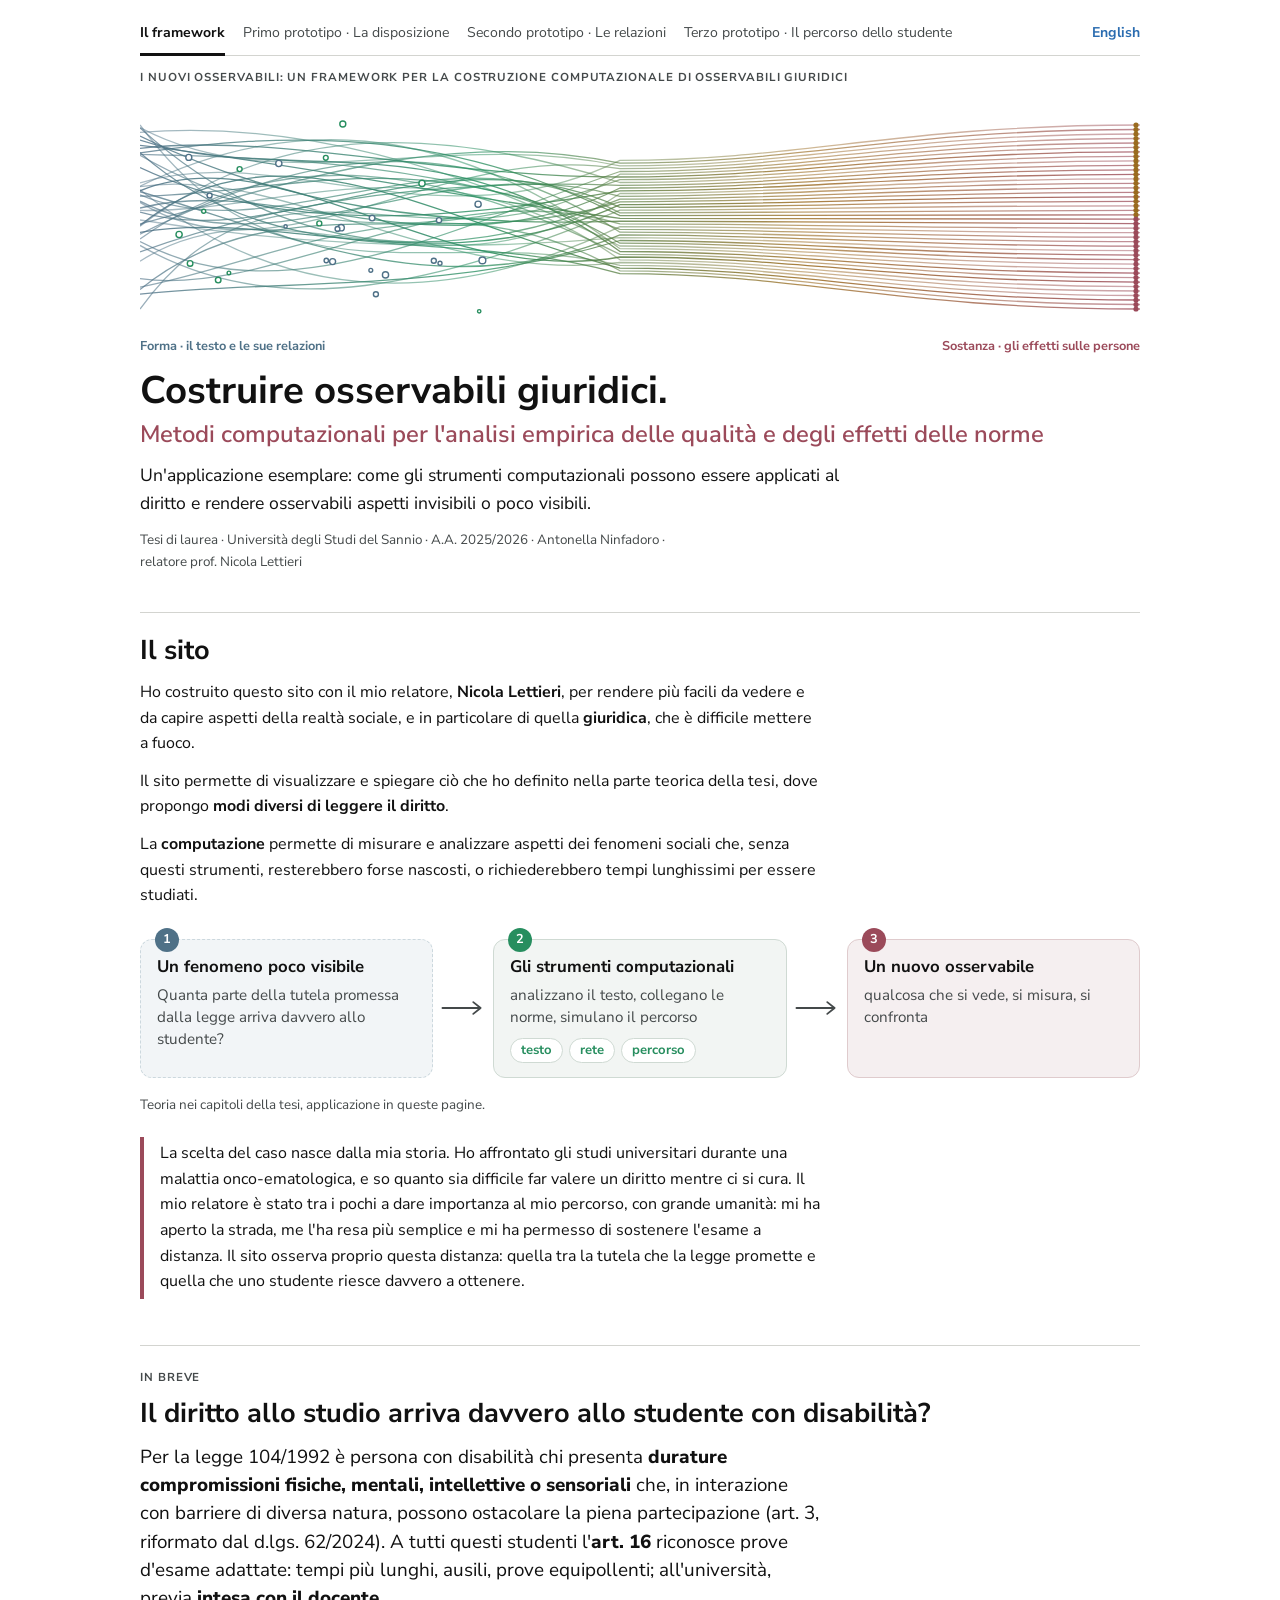
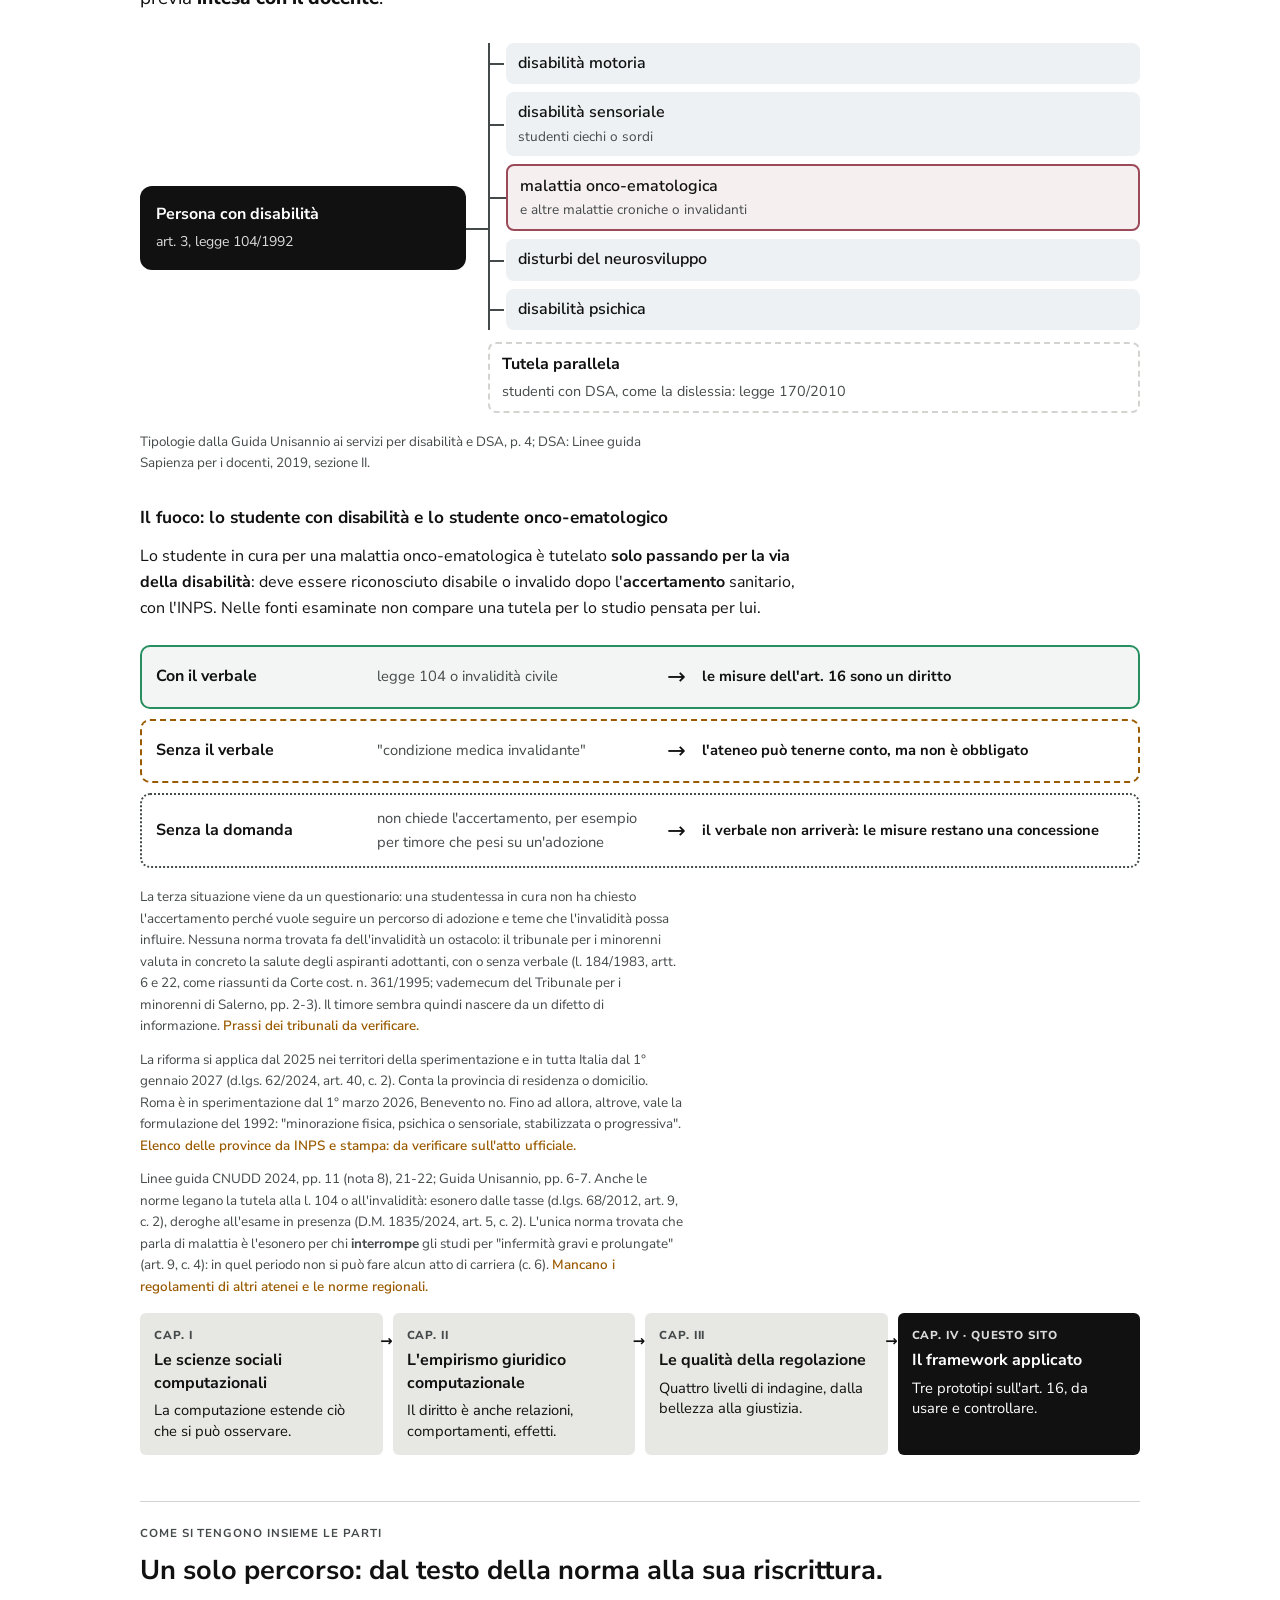
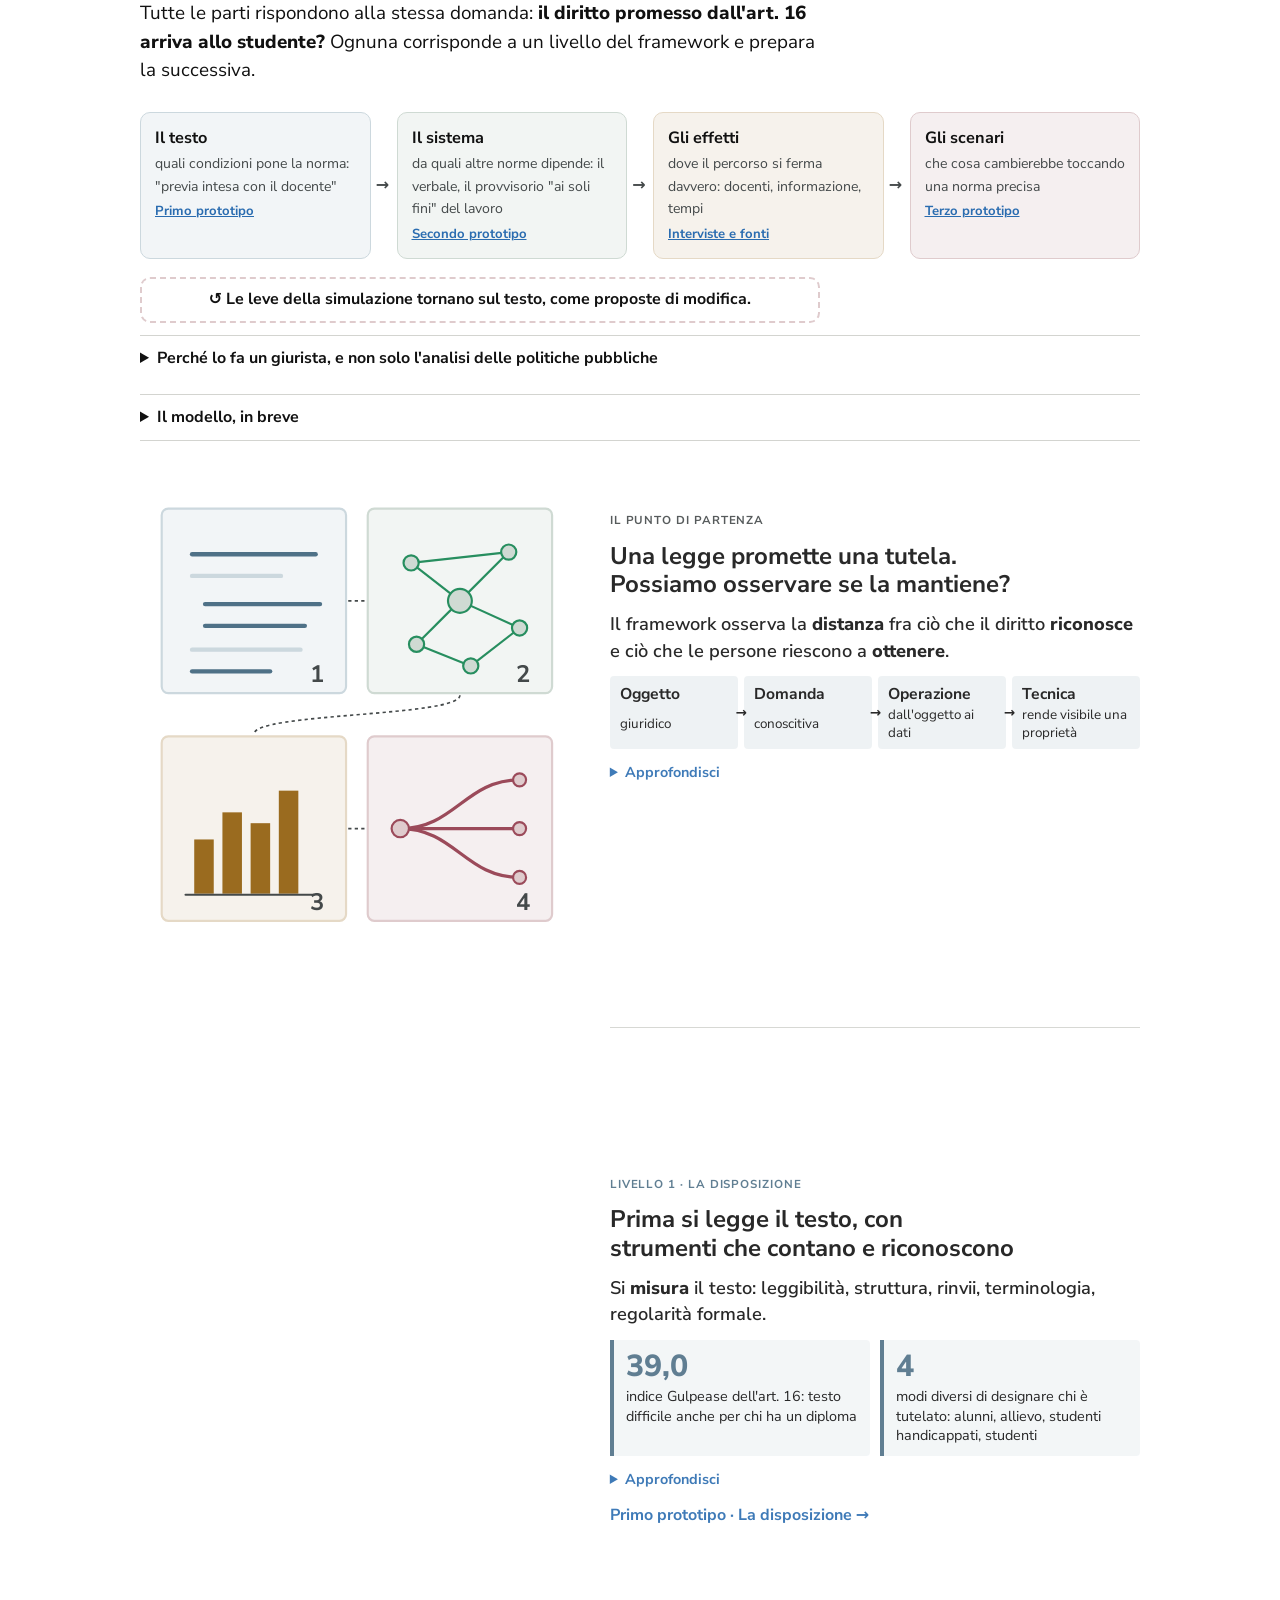
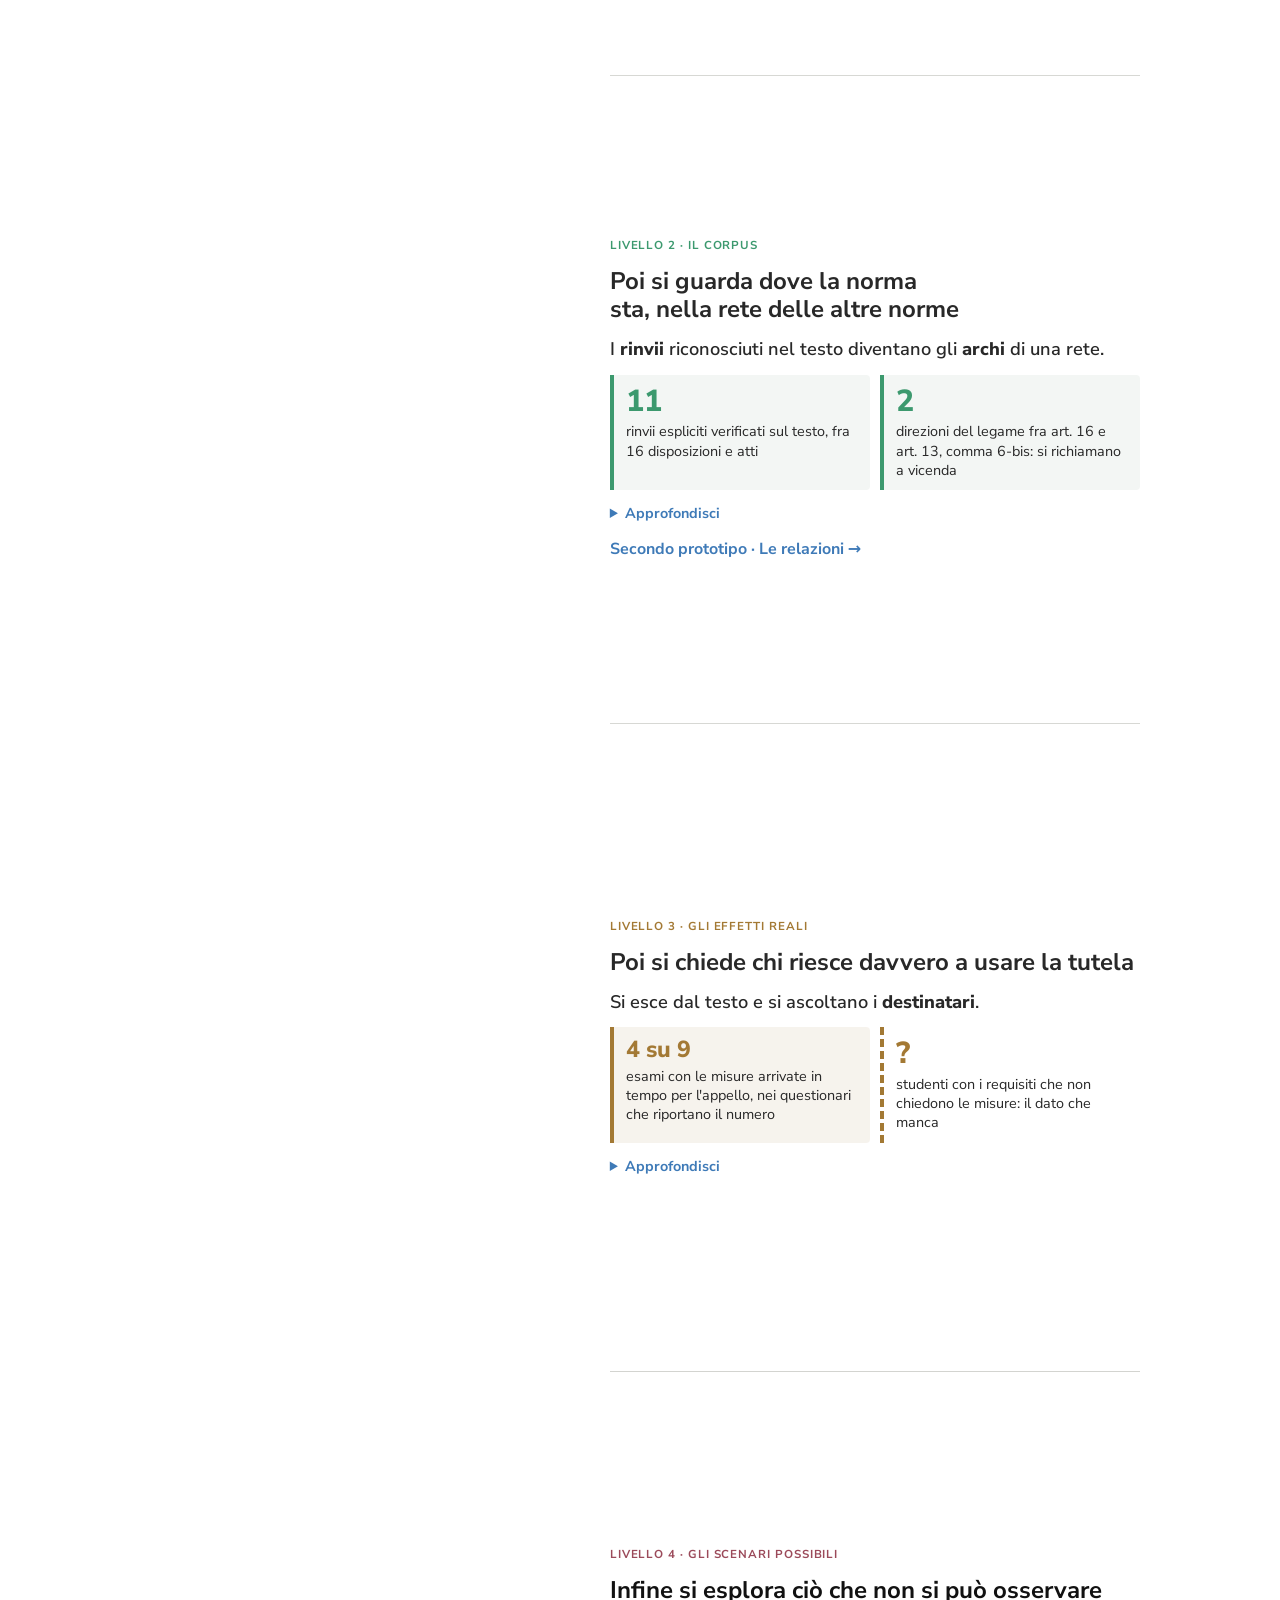
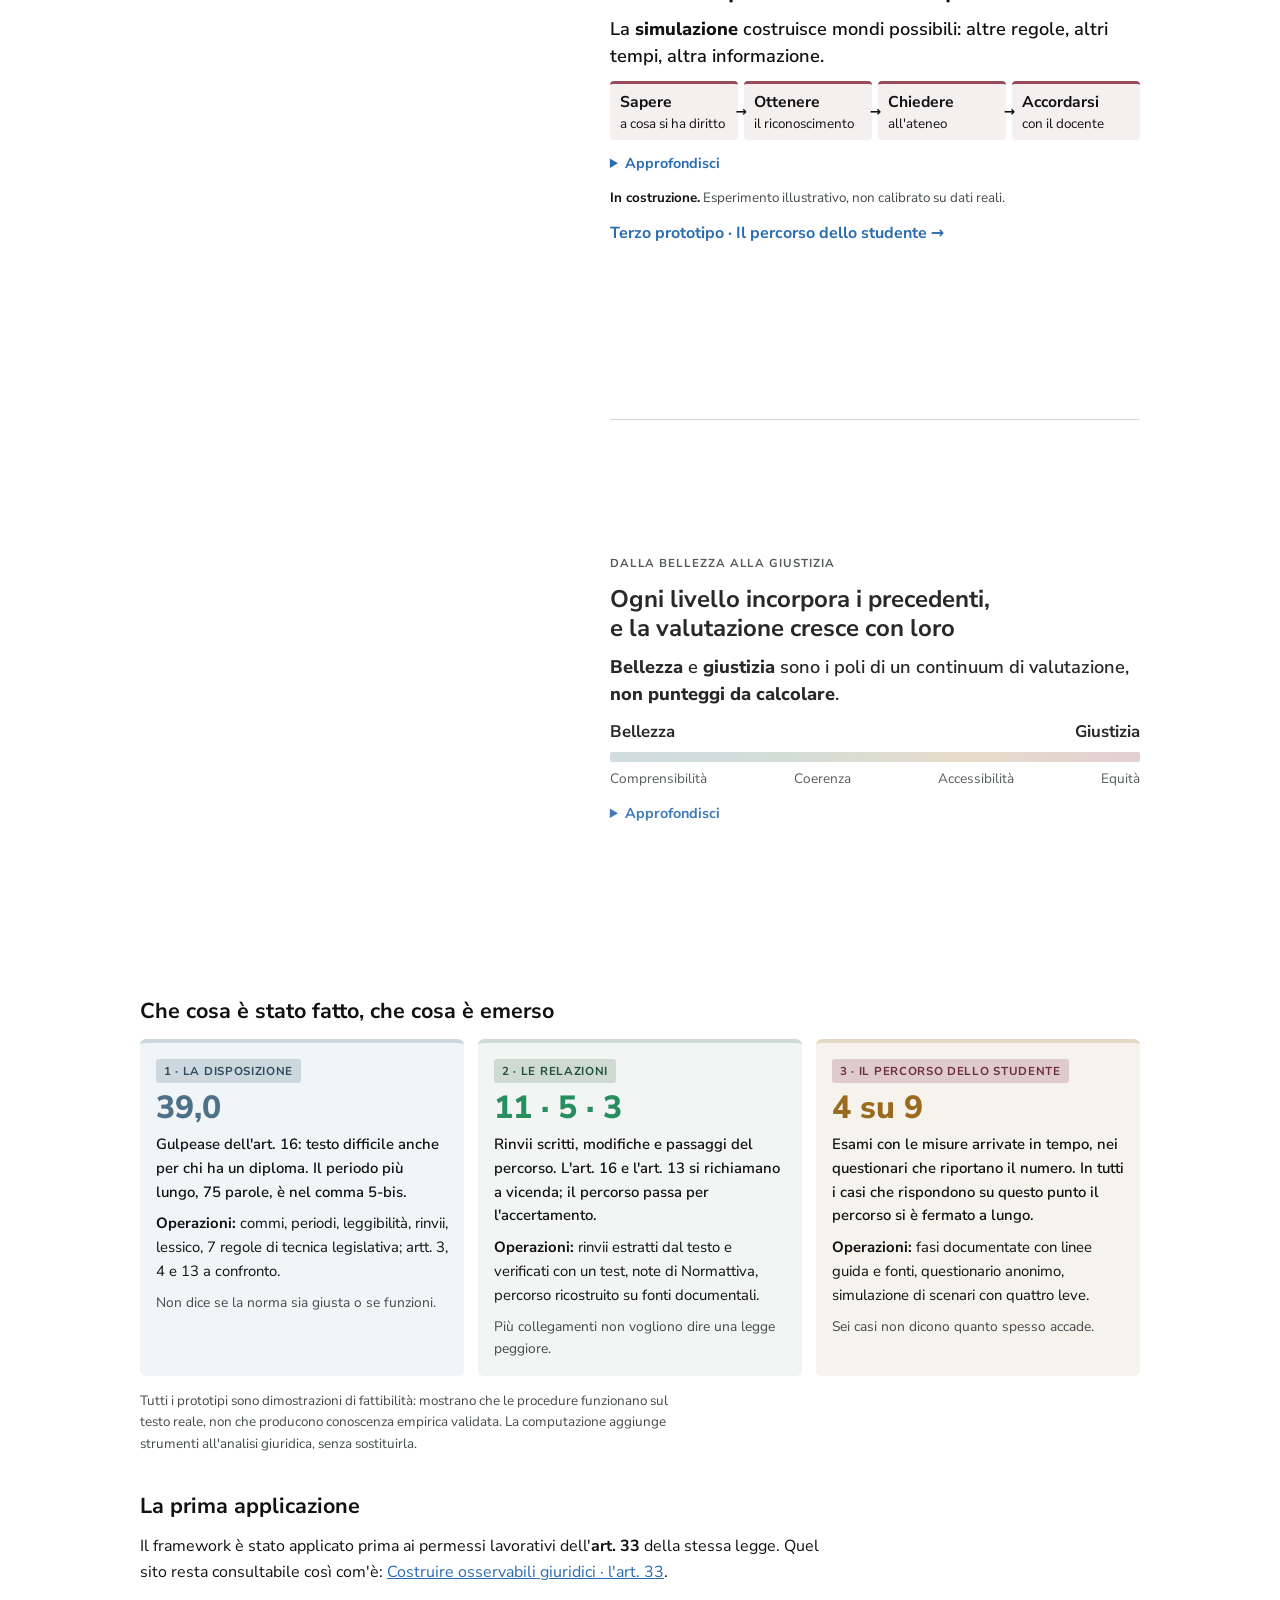
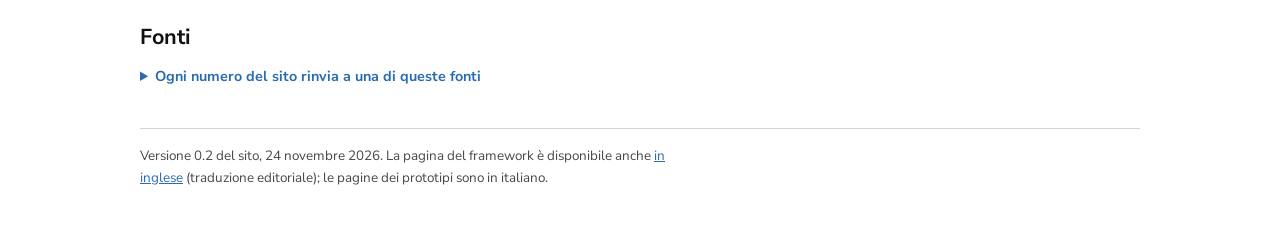
<file: index.html>
<!doctype html>
<html lang="it">
<head>
<meta charset="utf-8">
<link rel="icon" href="assets/icona.svg" type="image/svg+xml">
<meta name="viewport" content="width=device-width, initial-scale=1">
<title>Costruire osservabili giuridici · Il diritto allo studio</title>
<meta name="description" content="Framework per la costruzione computazionale degli osservabili giuridici, applicato al diritto allo studio degli studenti con malattia oncologica o con disabilità (art. 16 della legge 104/1992).">
<link rel="stylesheet" href="https://fonts.googleapis.com/css2?family=Nunito+Sans:ital,wght@0,400;0,600;0,700;1,400&display=swap">
<link rel="stylesheet" href="assets/base.css">
<link rel="stylesheet" href="assets/percorso.css">
<style>
.flusso { display: grid; grid-template-columns: 1fr 48px 1fr 48px 1fr; align-items: stretch; gap: 6px; margin: 18px 0 4px; }
.fl { position: relative; border-radius: 12px; padding: 16px 16px 14px; display: grid; gap: 6px; align-content: start; }
.fl b { font-size: 1.05rem; line-height: 1.3; }
.fl span { color: var(--tenue); font-size: .95rem; line-height: 1.45; }
.fl-n { position: absolute; top: -12px; left: 14px; width: 24px; height: 24px; border-radius: 50%; display: grid; place-items: center; font-weight: 700; font-size: .8rem !important; color: #fff !important; }
.fl-1 { background: var(--fondo-disp); border: 1px solid var(--liv-disp); border-style: dashed; }
.fl-1 .fl-n { background: var(--segno-disp); }
.fl-2 { background: var(--fondo-corp); border: 1px solid var(--liv-corp); }
.fl-2 .fl-n { background: var(--segno-corp); }
.fl-3 { background: var(--fondo-sim); border: 1px solid var(--liv-sim); }
.fl-3 .fl-n { background: var(--segno-sim); }
.fl-pr { display: flex; flex-wrap: wrap; gap: 6px; margin-top: 4px; }
.fl-pr a { font-size: .82rem; font-weight: 700; padding: 2px 10px; border-radius: 99px; background: #fff; border: 1px solid var(--liv-corp); color: var(--segno-corp); text-decoration: none; }
.fl-pr a:hover, .fl-pr a:focus-visible { background: var(--segno-corp); color: #fff; }
.fl-freccia { display: grid; place-items: center; }
.fl-freccia svg { width: 44px; height: 20px; fill: none; stroke: var(--tenue); stroke-width: 2.5; stroke-linecap: round; stroke-linejoin: round; }
.sito .storia { border-left: 4px solid var(--segno-sim); padding: 4px 0 4px 16px; margin-top: 10px; }
@media (max-width: 720px) {
  .flusso { grid-template-columns: 1fr; gap: 14px; }
  .fl-freccia svg { transform: rotate(90deg); }
}
.ventaglio { display: grid; grid-template-columns: minmax(170px, 1fr) 2fr; gap: 12px 22px; align-items: center; margin: 18px 0 6px; }
.vt-radice { grid-row: span 2; background: var(--inchiostro); color: #fff; border-radius: 12px; padding: 16px; display: grid; gap: 4px; position: relative; }
.vt-radice span { font-size: .88rem; opacity: .85; }
.vt-radice::after { content: ""; position: absolute; right: -22px; top: 50%; width: 22px; border-top: 2px solid var(--tenue); }
.vt-forme { list-style: none; margin: 0; padding: 0 0 0 16px; border-left: 2px solid var(--tenue); display: grid; gap: 8px; }
.vt-forme li { position: relative; background: var(--tinta); border-radius: 8px; padding: 8px 12px; font-weight: 600; }
.vt-forme li::before { content: ""; position: absolute; left: -18px; top: 50%; width: 16px; border-top: 2px solid var(--tenue); }
.vt-forme small { display: block; font-weight: 400; color: var(--tenue); font-size: .85rem; }
.vt-forme li.fuoco { background: var(--fondo-sim); border: 2px solid var(--segno-sim); }
.vt-parallela { grid-column: 2; border: 2px dashed var(--linea); border-radius: 8px; padding: 8px 12px; display: grid; gap: 2px; }
.vt-parallela span { color: var(--tenue); font-size: .9rem; }
.vt-tit { margin: 22px 0 4px; }
.vie { display: grid; gap: 10px; margin: 12px 0 6px; }
.via { display: grid; grid-template-columns: minmax(130px, 1fr) minmax(150px, 1.3fr) 30px minmax(180px, 2fr); align-items: center; gap: 10px; border-radius: 10px; padding: 12px 14px; }
.via span { color: var(--tenue); font-size: .92rem; }
.via i { font-style: normal; font-size: 1.4rem; text-align: center; }
.via .esito { color: var(--inchiostro); font-weight: 700; }
.via.si { background: var(--fondo-corp); border: 2px solid var(--segno-corp); }
.via.no { background: #fff; border: 2px dashed var(--segnala); }
.via.zero { background: #fff; border: 2px dotted var(--tenue); }
@media (max-width: 720px) {
  .ventaglio { grid-template-columns: 1fr; }
  .vt-radice { grid-row: auto; }
  .vt-radice::after { display: none; }
  .vt-parallela { grid-column: 1; }
  .via { grid-template-columns: 1fr; gap: 4px; }
  .via i { transform: rotate(90deg); width: 1.4rem; justify-self: start; text-align: center; }
}
.ciclo { display: grid; grid-template-columns: repeat(4, 1fr); gap: 26px; margin: 16px 0 6px; padding: 0; list-style: none; counter-reset: c; }
.ciclo li { border-radius: 10px; padding: 12px 14px; position: relative; }
.ciclo li b { display: block; font-size: 1.02rem; }
.ciclo li span { display: block; font-size: .88rem; color: var(--tenue); margin-top: 2px; }
.ciclo li a { font-size: .82rem; font-weight: 700; }
.ciclo .c1 { background: var(--fondo-disp); border: 1px solid var(--liv-disp); }
.ciclo .c2 { background: var(--fondo-corp); border: 1px solid var(--liv-corp); }
.ciclo .c3 { background: var(--fondo-eff); border: 1px solid var(--liv-eff); }
.ciclo .c4 { background: var(--fondo-sim); border: 1px solid var(--liv-sim); }
.ciclo li:not(:last-child)::after { content: "→"; position: absolute; right: -13px; top: 50%; transform: translate(50%, -50%); color: var(--tenue); font-weight: 700; z-index: 1; }
.ritorno { border: 2px dashed var(--liv-sim); border-radius: 10px; padding: 8px 14px; font-weight: 700; text-align: center; }
@media (max-width: 720px) {
  .ciclo { grid-template-columns: 1fr; }
  .ciclo li:not(:last-child)::after { content: "↓"; right: auto; left: 50%; top: auto; bottom: -13px; transform: translate(-50%, 50%); }
}
</style>
</head>
<body>
<div class="pagina">

<header class="testata">
  <nav class="nav" aria-label="Sezioni del sito">
    <a href="index.html" aria-current="page">Il framework</a>
    <a class="n1" href="testo/index.html">Primo prototipo · La disposizione</a>
    <a class="n2" href="relazioni/index.html">Secondo prototipo · Le relazioni</a>
    <a class="n3" href="effetti/index.html">Terzo prototipo · Il percorso dello studente</a>
    <a class="lingua" href="en/index.html" lang="en">English</a>
  </nav>
  <span class="etichetta">I nuovi osservabili: un framework per la costruzione computazionale di osservabili giuridici</span>
  <figure class="emblema">
    <img src="assets/emblema.svg" alt="Illustrazione decorativa: linee intrecciate a sinistra, come i rinvii di un testo normativo, convergono e si aprono a destra in un ventaglio ordinato. Non rappresenta dati." width="1000" height="230">
    <figcaption><span class="e-forma">Forma · il testo e le sue relazioni</span><span class="e-sost">Sostanza · gli effetti sulle persone</span></figcaption>
  </figure>
  <h1>Costruire osservabili giuridici. <span class="h1-sotto">Metodi computazionali per l'analisi empirica delle qualità e degli effetti delle norme</span></h1>
  <p class="sottotitolo">Un'applicazione esemplare: come gli strumenti computazionali possono essere applicati al diritto e rendere osservabili aspetti invisibili o poco visibili.</p>
  <p class="nota">Tesi di laurea · Università degli Studi del Sannio · A.A. 2025/2026 · Antonella Ninfadoro · relatore prof. Nicola Lettieri</p>
</header>

<section class="inbreve sito" aria-labelledby="t-perche">
  <h2 id="t-perche">Il sito</h2>
  <p>Ho costruito questo sito con il mio relatore, <b>Nicola Lettieri</b>, per rendere più facili da vedere e da capire aspetti della realtà sociale, e in particolare di quella <b>giuridica</b>, che è difficile mettere a fuoco.</p>
  <p>Il sito permette di visualizzare e spiegare ciò che ho definito nella parte teorica della tesi, dove propongo <b>modi diversi di leggere il diritto</b>.</p>
  <p>La <b>computazione</b> permette di misurare e analizzare aspetti dei fenomeni sociali che, senza questi strumenti, resterebbero forse nascosti, o richiederebbero tempi lunghissimi per essere studiati.</p>

  <div class="flusso" role="img" aria-label="Schema: un fenomeno poco visibile, attraverso gli strumenti computazionali, diventa un nuovo osservabile. Lo schema non rappresenta dati.">
    <div class="fl fl-1">
      <span class="fl-n">1</span>
      <b>Un fenomeno poco visibile</b>
      <span>Quanta parte della tutela promessa dalla legge arriva davvero allo studente?</span>
    </div>
    <div class="fl-freccia" aria-hidden="true"><svg viewBox="0 0 60 24"><path d="M2 12H52" /><path d="M44 4L54 12L44 20" /></svg></div>
    <div class="fl fl-2">
      <span class="fl-n">2</span>
      <b>Gli strumenti computazionali</b>
      <span>analizzano il testo, collegano le norme, simulano il percorso</span>
      <span class="fl-pr"><a href="testo/index.html">testo</a><a href="relazioni/index.html">rete</a><a href="effetti/index.html">percorso</a></span>
    </div>
    <div class="fl-freccia" aria-hidden="true"><svg viewBox="0 0 60 24"><path d="M2 12H52" /><path d="M44 4L54 12L44 20" /></svg></div>
    <div class="fl fl-3">
      <span class="fl-n">3</span>
      <b>Un nuovo osservabile</b>
      <span>qualcosa che si vede, si misura, si confronta</span>
    </div>
  </div>
  <p class="nota">Teoria nei capitoli della tesi, applicazione in queste pagine.</p>

  <p class="storia">La scelta del caso nasce dalla mia storia. Ho affrontato gli studi universitari durante una malattia onco-ematologica, e so quanto sia difficile far valere un diritto mentre ci si cura. Il mio relatore è stato tra i pochi a dare importanza al mio percorso, con grande umanità: mi ha aperto la strada, me l'ha resa più semplice e mi ha permesso di sostenere l'esame a distanza. Il sito osserva proprio questa distanza: quella tra la tutela che la legge promette e quella che uno studente riesce davvero a ottenere.</p>
</section>

<section class="inbreve" aria-labelledby="t-inbreve">
  <span class="etichetta">In breve</span>
  <h2 id="t-inbreve">Il diritto allo studio arriva davvero allo studente con disabilità?</h2>
  <p class="ib-lead">Per la legge 104/1992 è persona con disabilità chi presenta <b>durature compromissioni fisiche, mentali, intellettive o sensoriali</b> che, in interazione con barriere di diversa natura, possono ostacolare la piena partecipazione (art. 3, riformato dal d.lgs. 62/2024). A tutti questi studenti l'<b>art. 16</b> riconosce prove d'esame adattate: tempi più lunghi, ausili, prove equipollenti; all'università, previa <b>intesa con il docente</b>.</p>

  <div class="ventaglio" aria-label="Le forme di disabilità tutelate dalla legge 104 e la tutela parallela dei DSA">
    <div class="vt-radice"><b>Persona con disabilità</b><span>art. 3, legge 104/1992</span></div>
    <ul class="vt-forme">
      <li>disabilità motoria</li>
      <li>disabilità sensoriale<small>studenti ciechi o sordi</small></li>
      <li class="fuoco">malattia onco-ematologica<small>e altre malattie croniche o invalidanti</small></li>
      <li>disturbi del neurosviluppo</li>
      <li>disabilità psichica</li>
    </ul>
    <div class="vt-parallela"><b>Tutela parallela</b><span>studenti con DSA, come la dislessia: legge 170/2010</span></div>
  </div>
  <p class="nota">Tipologie dalla Guida Unisannio ai servizi per disabilità e DSA, p. 4; DSA: Linee guida Sapienza per i docenti, 2019, sezione II.</p>

  <h3 class="vt-tit">Il fuoco: lo studente con disabilità e lo studente onco-ematologico</h3>
  <p>Lo studente in cura per una malattia onco-ematologica è tutelato <b>solo passando per la via della disabilità</b>: deve essere riconosciuto disabile o invalido dopo l'<b>accertamento</b> sanitario, con l'INPS. Nelle fonti esaminate non compare una tutela per lo studio pensata per lui.</p>
  <div class="vie" aria-label="Le tre situazioni dello studente onco-ematologico">
    <div class="via si"><b>Con il verbale</b><span>legge 104 o invalidità civile</span><i aria-hidden="true">→</i><span class="esito">le misure dell'art. 16 sono un diritto</span></div>
    <div class="via no"><b>Senza il verbale</b><span>"condizione medica invalidante"</span><i aria-hidden="true">→</i><span class="esito">l'ateneo può tenerne conto, ma non è obbligato</span></div>
    <div class="via zero"><b>Senza la domanda</b><span>non chiede l'accertamento, per esempio per timore che pesi su un'adozione</span><i aria-hidden="true">→</i><span class="esito">il verbale non arriverà: le misure restano una concessione</span></div>
  </div>
  <p class="nota">La terza situazione viene da un questionario: una studentessa in cura non ha chiesto l'accertamento perché vuole seguire un percorso di adozione e teme che l'invalidità possa influire. Nessuna norma trovata fa dell'invalidità un ostacolo: il tribunale per i minorenni valuta in concreto la salute degli aspiranti adottanti, con o senza verbale (l. 184/1983, artt. 6 e 22, come riassunti da Corte cost. n. 361/1995; vademecum del Tribunale per i minorenni di Salerno, pp. 2-3). Il timore sembra quindi nascere da un difetto di informazione. <span class="verifica">Prassi dei tribunali da verificare.</span></p>
  <p class="nota">La riforma si applica dal 2025 nei territori della sperimentazione e in tutta Italia dal 1° gennaio 2027 (d.lgs. 62/2024, art. 40, c. 2). Conta la provincia di residenza o domicilio. Roma è in sperimentazione dal 1° marzo 2026, Benevento no. Fino ad allora, altrove, vale la formulazione del 1992: "minorazione fisica, psichica o sensoriale, stabilizzata o progressiva". <span class="verifica">Elenco delle province da INPS e stampa: da verificare sull'atto ufficiale.</span></p>
  <p class="nota">Linee guida CNUDD 2024, pp. 11 (nota 8), 21-22; Guida Unisannio, pp. 6-7. Anche le norme legano la tutela alla l. 104 o all'invalidità: esonero dalle tasse (d.lgs. 68/2012, art. 9, c. 2), deroghe all'esame in presenza (D.M. 1835/2024, art. 5, c. 2). L'unica norma trovata che parla di malattia è l'esonero per chi <b>interrompe</b> gli studi per "infermità gravi e prolungate" (art. 9, c. 4): in quel periodo non si può fare alcun atto di carriera (c. 6). <span class="verifica">Mancano i regolamenti di altri atenei e le norme regionali.</span></p>
  <ol class="percorso-tesi" aria-label="I capitoli della tesi">
    <li><span class="pt-cap">Cap. I</span><b>Le scienze sociali computazionali</b><p>La computazione estende ciò che si può osservare.</p></li>
    <li><span class="pt-cap">Cap. II</span><b>L'empirismo giuridico computazionale</b><p>Il diritto è anche relazioni, comportamenti, effetti.</p></li>
    <li><span class="pt-cap">Cap. III</span><b>Le qualità della regolazione</b><p>Quattro livelli di indagine, dalla bellezza alla giustizia.</p></li>
    <li class="qui"><span class="pt-cap">Cap. IV · questo sito</span><b>Il framework applicato</b><p>Tre prototipi sull'art. 16, da usare e controllare.</p></li>
  </ol>
</section>

<section class="inbreve" aria-labelledby="t-insieme">
  <span class="etichetta">Come si tengono insieme le parti</span>
  <h2 id="t-insieme">Un solo percorso: dal testo della norma alla sua riscrittura.</h2>
  <p class="ib-lead">Tutte le parti rispondono alla stessa domanda: <b>il diritto promesso dall'art. 16 arriva allo studente?</b> Ognuna corrisponde a un livello del framework e prepara la successiva.</p>
  <ol class="ciclo" aria-label="Le quattro parti del lavoro, in ordine">
    <li class="c1"><b>Il testo</b><span>quali condizioni pone la norma: "previa intesa con il docente"</span><a href="testo/index.html">Primo prototipo</a></li>
    <li class="c2"><b>Il sistema</b><span>da quali altre norme dipende: il verbale, il provvisorio "ai soli fini" del lavoro</span><a href="relazioni/index.html">Secondo prototipo</a></li>
    <li class="c3"><b>Gli effetti</b><span>dove il percorso si ferma davvero: docenti, informazione, tempi</span><a href="effetti/index.html">Interviste e fonti</a></li>
    <li class="c4"><b>Gli scenari</b><span>che cosa cambierebbe toccando una norma precisa</span><a href="effetti/index.html#t-sim">Terzo prototipo</a></li>
  </ol>
  <p class="ritorno">↺ Le leve della simulazione tornano sul testo, come proposte di modifica.</p>
  <details>
    <summary>Perché lo fa un giurista, e non solo l'analisi delle politiche pubbliche</summary>
    <p>L'INAPP, ente pubblico di ricerca che fa parte del Sistema statistico nazionale, analizza, monitora e valuta le politiche pubbliche. Questo lavoro fa un'altra cosa:</p>
    <ul>
      <li><b>L'unità di analisi è la disposizione, non la politica:</b> quale comma, quale condizione, quale rinvio produce l'effetto.</li>
      <li><b>La struttura del modello viene dall'interpretazione:</b> "può" o "deve", "previa intesa", "ai soli fini" non sono in nessuna banca dati, e sono i punti in cui il diritto si perde.</li>
      <li><b>Il risultato è una proposta di testo:</b> ogni leva è la riformulazione di una norma precisa. Il legame è con la qualità della legislazione (legimatica).</li>
      <li><b>Funziona con pochi dati:</b> le interviste mostrano i meccanismi, la simulazione rende esplicite le ipotesi e indica quali dati raccogliere.</li>
    </ul>
    <p class="nota">INAPP: statuto (art. 1) e relazioni sulla performance, consultati il 27 novembre 2026. <span class="verifica">Rapporto con l'analisi e la verifica d'impatto della regolamentazione (AIR e VIR) da approfondire.</span></p>
  </details>
  <details>
    <summary>Il modello, in breve</summary>
    <ul>
      <li><b>Che cosa simula:</b> studenti ipotetici che attraversano i passaggi ricavati dalle norme, fino al primo appello.</li>
      <li><b>Che cosa misura:</b> cinque componenti dell'effettività (accesso, tempestività, completezza, certezza, costo) e il punto in cui gli studenti si fermano.</li>
      <li><b>Che cosa confronta:</b> il percorso di oggi con quattro leve, ciascuna legata a una norma.</li>
      <li><b>Che cosa non pretende:</b> di stimare la realtà. Mostra le conseguenze di ipotesi dichiarate, ciascuna con la sua fonte.</li>
    </ul>
  </details>
</section>

<section class="percorso" aria-label="Il framework, livello per livello">
  <div class="scena" aria-hidden="true">
    <svg id="scena" viewBox="0 0 400 420">
      <g class="liv" data-liv="1" transform="translate(20,20)">
        <rect class="fondo f-disp" width="170" height="170" rx="6"/>
        <line class="tratto" x1="28" y1="42" x2="142" y2="42"/><line class="tratto lieve" x1="28" y1="62" x2="110" y2="62"/>
        <line class="tratto" x1="40" y1="88" x2="146" y2="88"/><line class="tratto" x1="40" y1="108" x2="132" y2="108"/>
        <line class="tratto lieve" x1="28" y1="130" x2="128" y2="130"/><line class="tratto" x1="28" y1="150" x2="100" y2="150"/>
        <text class="num" x="150" y="160">1</text>
      </g>
      <g class="liv" data-liv="2" transform="translate(210,20)">
        <rect class="fondo f-corp" width="170" height="170" rx="6"/>
        <g class="rete">
          <line x1="85" y1="85" x2="40" y2="50"/><line x1="85" y1="85" x2="130" y2="40"/><line x1="85" y1="85" x2="140" y2="110"/>
          <line x1="85" y1="85" x2="45" y2="125"/><line x1="40" y1="50" x2="130" y2="40"/><line x1="45" y1="125" x2="95" y2="145"/><line x1="140" y1="110" x2="95" y2="145"/>
          <circle cx="85" cy="85" r="11"/><circle cx="40" cy="50" r="7"/><circle cx="130" cy="40" r="7"/><circle cx="140" cy="110" r="7"/><circle cx="45" cy="125" r="7"/><circle cx="95" cy="145" r="7"/>
        </g>
        <text class="num" x="150" y="160">2</text>
      </g>
      <g class="liv" data-liv="3" transform="translate(20,230)">
        <rect class="fondo f-eff" width="170" height="170" rx="6"/>
        <g class="barre"><rect x="30" y="95" width="18" height="50"/><rect x="56" y="70" width="18" height="75"/><rect x="82" y="80" width="18" height="65"/><rect x="108" y="50" width="18" height="95"/></g>
        <line class="tratto" x1="22" y1="146" x2="140" y2="146"/>
        <text class="num" x="150" y="160">3</text>
      </g>
      <g class="liv" data-liv="4" transform="translate(210,230)">
        <rect class="fondo f-sim" width="170" height="170" rx="6"/>
        <g class="rami"><path d="M30 85 C80 85 90 40 140 40"/><path d="M30 85 L140 85"/><path d="M30 85 C80 85 90 130 140 130"/>
          <circle cx="30" cy="85" r="8"/><circle cx="140" cy="40" r="6"/><circle cx="140" cy="85" r="6"/><circle cx="140" cy="130" r="6"/></g>
        <text class="num" x="150" y="160">4</text>
      </g>
      <path class="freccia" d="M192 105 H208"/><path class="freccia" d="M295 192 C295 212 105 208 105 228"/><path class="freccia" d="M192 315 H208"/>
    </svg>
  </div>

  <div class="passi">
    <article class="passo" data-passo="0">
      <span class="etichetta">Il punto di partenza</span>
      <h2>Una legge promette una tutela. Possiamo osservare se la mantiene?</h2>
      <p class="tesi">Il framework osserva la <b>distanza</b> fra ciò che il diritto <b>riconosce</b> e ciò che le persone riescono a <b>ottenere</b>.</p>
      <ol class="catena" aria-label="I quattro elementi del framework">
        <li><b>Oggetto</b><span>giuridico</span></li>
        <li><b>Domanda</b><span>conoscitiva</span></li>
        <li><b>Operazione</b><span>dall'oggetto ai dati</span></li>
        <li><b>Tecnica</b><span>rende visibile una proprietà</span></li>
      </ol>
      <details class="altro">
        <summary>Approfondisci</summary>
        <p>L'art. 3, comma 2, della Costituzione chiede di rimuovere gli ostacoli che limitano "di fatto" l'uguaglianza: lo sguardo passa dal testo della norma alla vita delle persone. La Convenzione ONU sui diritti delle persone con disabilità (art. 24) parla di "effettiva istruzione". Il framework non è un metodo unico. Ogni tecnica entra in gioco dopo una domanda precisa.</p>
      </details>
    </article>

    <article class="passo" data-passo="1">
      <span class="etichetta l1">Livello 1 · La disposizione</span>
      <h2>Prima si legge il testo, con strumenti che contano e riconoscono</h2>
      <p class="tesi">Si <b>misura</b> il testo: leggibilità, struttura, rinvii, terminologia, regolarità formale.</p>
      <div class="cifre l1">
        <div><b>39,0</b><span>indice Gulpease dell'art. 16: testo difficile anche per chi ha un diploma</span></div>
        <div><b>4</b><span>modi diversi di designare chi è tutelato: alunni, allievo, studenti handicappati, studenti</span></div>
      </div>
      <details class="altro">
        <summary>Approfondisci</summary>
        <p>I periodi hanno in media 40,8 parole; il più lungo, 75 parole, è nel comma 5-bis. Il comma 4 parla di "alunni" anche per gli esami universitari, il comma 5 di "studenti": la rilettura della terminologia è manuale ed è un giudizio interpretativo.</p>
      </details>
      <a class="vai" href="testo/index.html">Primo prototipo · La disposizione →</a>
    </article>

    <article class="passo" data-passo="2">
      <span class="etichetta l2">Livello 2 · Il corpus</span>
      <h2>Poi si guarda dove la norma sta, nella rete delle altre norme</h2>
      <p class="tesi">I <b>rinvii</b> riconosciuti nel testo diventano gli <b>archi</b> di una rete.</p>
      <div class="cifre l2">
        <div><b>11</b><span>rinvii espliciti verificati sul testo, fra 16 disposizioni e atti</span></div>
        <div><b>2</b><span>direzioni del legame fra art. 16 e art. 13, comma 6-bis: si richiamano a vicenda</span></div>
      </div>
      <details class="altro">
        <summary>Approfondisci</summary>
        <p>Per sostenere un esame con le misure dell'art. 16 servono altre norme: il tutorato dell'art. 13, l'accertamento dell'art. 4, la corsia rapida per i pazienti oncologici. La rete tiene distinti 11 rinvii scritti, 5 modifiche nel tempo (L. 17/1999, D.L. 44/2023) e 3 passaggi del percorso ricostruiti a mano.</p>
      </details>
      <a class="vai" href="relazioni/index.html">Secondo prototipo · Le relazioni →</a>
    </article>

    <article class="passo" data-passo="3">
      <span class="etichetta l3">Livello 3 · Gli effetti reali</span>
      <h2>Poi si chiede chi riesce davvero a usare la tutela</h2>
      <p class="tesi">Si esce dal testo e si ascoltano i <b>destinatari</b>.</p>
      <div class="cifre l3">
        <div><b>4 su 9</b><span>esami con le misure arrivate in tempo per l'appello, nei questionari che riportano il numero</span></div>
        <div class="manca"><b>?</b><span>studenti con i requisiti che non chiedono le misure: il dato che manca</span></div>
      </div>
      <details class="altro">
        <summary>Approfondisci</summary>
        <p>I primi sei questionari raccontano percorsi fermi per mesi, rinunce, lezioni a distanza chieste senza risposta. Sono pochi casi, di persone vicine all'autrice: servono a costruire profili e ipotesi, non a stimare quanto spesso accade. All'Università del Sannio caricare i documenti "non costituisce formale attivazione del procedimento" (Guida Unisannio, p. 7).</p>
      </details>
    </article>

    <article class="passo" data-passo="4">
      <span class="etichetta l4">Livello 4 · Gli scenari possibili</span>
      <h2>Infine si esplora ciò che non si può osservare</h2>
      <p class="tesi">La <b>simulazione</b> costruisce mondi possibili: altre regole, altri tempi, altra informazione.</p>
      <ol class="catena l4" aria-label="Passaggi che la simulazione seguirà">
        <li><b>Sapere</b><span>a cosa si ha diritto</span></li>
        <li><b>Ottenere</b><span>il riconoscimento</span></li>
        <li><b>Chiedere</b><span>all'ateneo</span></li>
        <li><b>Accordarsi</b><span>con il docente</span></li>
      </ol>
      <details class="altro">
        <summary>Approfondisci</summary>
        <p>La simulazione confronterà profili-tipo e scenari: per esempio un docente delegato che media quando il docente non risponde, o l'informazione data d'ufficio. I risultati dipenderanno dalle ipotesi e andranno letti con l'analisi di sensibilità.</p>
      </details>
      <p class="nota stato-liv"><b>In costruzione.</b> Esperimento illustrativo, non calibrato su dati reali.</p>
      <a class="vai" href="effetti/index.html">Terzo prototipo · Il percorso dello studente →</a>
    </article>

    <article class="passo" data-passo="5">
      <span class="etichetta">Dalla bellezza alla giustizia</span>
      <h2>Ogni livello incorpora i precedenti, e la valutazione cresce con loro</h2>
      <p class="tesi"><b>Bellezza</b> e <b>giustizia</b> sono i poli di un continuum di valutazione, <b>non punteggi da calcolare</b>.</p>
      <div class="continuum">
        <div class="c-poli"><b>Bellezza</b><b>Giustizia</b></div>
        <div class="c-barra"></div>
        <div class="c-criteri"><span>Comprensibilità</span><span>Coerenza</span><span>Accessibilità</span><span>Equità</span></div>
      </div>
      <details class="altro">
        <summary>Approfondisci</summary>
        <p>I primi due livelli informano soprattutto un giudizio sulla qualità formale; il terzo e il quarto un giudizio sugli effetti. I dati non dicono che una legge è giusta. Rendono osservabili conseguenze rilevanti per quel giudizio, che resta affidato a un criterio normativo esplicito.</p>
      </details>
    </article>
  </div>
</section>

<section aria-labelledby="t-tre">
  <h2 id="t-tre">Che cosa è stato fatto, che cosa è emerso</h2>
  <div class="schede-pr">
    <a class="spr disp" href="testo/index.html">
      <span class="statuto misurato">1 · la disposizione</span>
      <b class="spr-n">39,0</b>
      <p class="spr-d">Gulpease dell'art. 16: testo difficile anche per chi ha un diploma. Il periodo più lungo, 75 parole, è nel comma 5-bis.</p>
      <p><b>Operazioni:</b> commi, periodi, leggibilità, rinvii, lessico, 7 regole di tecnica legislativa; artt. 3, 4 e 13 a confronto.</p>
      <p class="spr-no">Non dice se la norma sia giusta o se funzioni.</p>
    </a>
    <a class="spr corp" href="relazioni/index.html">
      <span class="statuto progetto">2 · le relazioni</span>
      <b class="spr-n">11 · 5 · 3</b>
      <p class="spr-d">Rinvii scritti, modifiche e passaggi del percorso. L'art. 16 e l'art. 13 si richiamano a vicenda; il percorso passa per l'accertamento.</p>
      <p><b>Operazioni:</b> rinvii estratti dal testo e verificati con un test, note di Normattiva, percorso ricostruito su fonti documentali.</p>
      <p class="spr-no">Più collegamenti non vogliono dire una legge peggiore.</p>
    </a>
    <a class="spr eff" href="effetti/index.html">
      <span class="statuto simulato">3 · il percorso dello studente</span>
      <b class="spr-n">4 su 9</b>
      <p class="spr-d">Esami con le misure arrivate in tempo, nei questionari che riportano il numero. In tutti i casi che rispondono su questo punto il percorso si è fermato a lungo.</p>
      <p><b>Operazioni:</b> fasi documentate con linee guida e fonti, questionario anonimo, simulazione di scenari con quattro leve.</p>
      <p class="spr-no">Sei casi non dicono quanto spesso accade.</p>
    </a>
  </div>
  <p class="nota">Tutti i prototipi sono dimostrazioni di fattibilità: mostrano che le procedure funzionano sul testo reale, non che producono conoscenza empirica validata. La computazione aggiunge strumenti all'analisi giuridica, senza sostituirla.</p>
</section>

<section aria-labelledby="t-prec">
  <h2 id="t-prec">La prima applicazione</h2>
  <p>Il framework è stato applicato prima ai permessi lavorativi dell'<b>art. 33</b> della stessa legge. Quel sito resta consultabile così com'è: <a href="https://antonellaninfadoro.github.io/Nuovi-osservabili-giuridici-/">Costruire osservabili giuridici · l'art. 33</a>.</p>
</section>

<section class="fonti" id="fonti" aria-labelledby="t-fonti">
  <h2 id="t-fonti">Fonti</h2>
  <details class="altro">
  <summary>Ogni numero del sito rinvia a una di queste fonti</summary>
  <div class="fonti-gruppi">
    <div>
      <h3>Testi normativi</h3>
      <ul>
        <li>Legge 5 febbraio 1992, n. 104, artt. 13 e 16, testo vigente da <a href="https://www.normattiva.it/uri-res/N2Ls?urn:nir:stato:legge:1992-02-05;104!vig" target="_blank" rel="noopener">Normattiva</a>, consultato il 22 novembre 2026; artt. 3 e 4 nel testo riformato dal d.lgs. 62/2024 e nella formulazione del 1992, consultati il 25 novembre 2026.</li>
        <li>Legge 28 gennaio 1999, n. 17, art. 1, testo acquisito il 25 novembre 2026. D.L. 22 aprile 2023, n. 44, art. 19, c. 5-bis, convertito dalla L. 21 giugno 2023, n. 74, dalle note di aggiornamento di Normattiva.</li>
        <li>D.L. 10 gennaio 2006, n. 4, art. 6, c. 3-bis, aggiunto in sede di conversione dalla L. 80/2006; testo vigente consultato il 25 novembre 2026, invariato dal 12 marzo 2006.</li>
        <li>Convenzione ONU sui diritti delle persone con disabilità (2006), art. 24, ratificata con legge 3 marzo 2009, n. 18 (artt. 1-2 consultati il 26 novembre 2026). <span class="verifica">Testo dell'art. 24 da confrontare con l'allegato alla legge.</span></li>
        <li>D.lgs. 3 maggio 2024, n. 62, art. 40, c. 2 (applicazione dal 1° gennaio 2027); d.lgs. 29 marzo 2012, n. 68, art. 9; legge 30 marzo 1971, n. 118, art. 2; D.M. 6 dicembre 2024, n. 1835, art. 5. Consultati il 26 novembre 2026.</li>
        <li>Presidenza del Consiglio dei ministri, Camera dei deputati, Senato della Repubblica, <i>Regole e raccomandazioni per la formulazione tecnica dei testi legislativi</i>, lettera circolare 20 aprile 2001. <span class="verifica">Letta su una copia non istituzionale, da confrontare con il testo ufficiale.</span></li>
      </ul>
    </div>
    <div>
      <h3>Letteratura</h3>
      <ul>
        <li>E. Fameli, P. Mercatali, M. Ragona, D. Tiscornia, in G. Peruginelli, M. Ragona (a cura di), <i>L'informatica giuridica in Italia</i>, ESI, 2014, §§ 10-11.</li>
        <li>P. Mercatali, "Legimatica: definizione, classificazione, àmbiti di applicazione", in S. Faro, N. Lettieri, A. Tartaglia Polcini (a cura di), <i>Diritto e tecnologie</i>, ESI, 2011, pp. 41-52.</li>
        <li>P. Lucisano, M.E. Piemontese, "GULPEASE: una formula per la predizione della difficoltà dei testi in lingua italiana", <i>Scuola e città</i>, 1988, n. 3. <span class="verifica">Pagine discordanti nelle fonti secondarie.</span></li>
        <li>D. Brunato, G. Venturi, "Le tecnologie linguistico-computazionali nella misura della leggibilità di testi giuridici", <i>Informatica e diritto</i>, 2014, n. 1, pp. 111-142.</li>
        <li>D.M. Katz, M.J. Bommarito II, "Measuring the Complexity of the Law: The United States Code", <i>Artificial Intelligence and Law</i>, 22(4), 2014, pp. 337-374, come presentato nella tesi.</li>
        <li>A. Bolioli, P. Mercatali, F. Romano, "Formal Models for a Legislative Grammar - Explicit Text Amendment", 2004.</li>
      </ul>
    </div>
    <div>
      <h3>Documenti sul percorso dello studente</h3>
      <ul>
        <li>INAPP, <i>Statuto</i> (in vigore dal 2 maggio 2018), art. 1; <i>Relazione sulla performance</i>, performance.gov.it. Consultati il 27 novembre 2026.</li>
        <li>Conferenza Nazionale Universitaria dei Delegati per la Disabilità, <i>Linee guida CNUDD</i>, 25 settembre 2024.</li>
        <li>Università degli Studi del Sannio, U.O. Diritto allo Studio, <i>Guida dei servizi a favore della disabilità e DSA</i>.</li>
        <li>Sapienza Università di Roma, <i>Linee guida per i docenti in favore degli studenti con disabilità e con DSA</i>, gennaio 2019.</li>
        <li>AIL, <i>FAQ Diritti e agevolazioni</i>.</li>
        <li>Agenas, rassegna stampa sul certificato oncologico introduttivo, 13 gennaio 2022.</li>
      </ul>
    </div>
    <div>
      <h3>Tesi e materiali</h3>
      <ul>
        <li>A. Ninfadoro, <i>Costruire osservabili giuridici. Metodi computazionali per l'analisi empirica delle qualità e degli effetti delle norme</i>, tesi di laurea, Università degli Studi del Sannio, relatore prof. N. Lettieri, A.A. 2025/2026.</li>
        <li>Questionario anonimo "Studiare con una malattia o una disabilità", novembre 2026: quattro risposte al 23 novembre 2026.</li>
        <li>N. Lettieri, materiali "Costruzione di osservabili giuridici" (schema dei quattro livelli e continuum valutativo).</li>
      </ul>
    </div>
  </div>
  <p class="nota">Le sigle [F] fonte documentata, [A] adattamento, [V] da verificare e [P] proposta originale compaiono nelle schede metodologiche di ogni prototipo. <span class="verifica">In arancione</span> ciò che resta da verificare.</p>
  </details>
</section>

<footer>
  <p>Versione 0.2 del sito, 24 novembre 2026. La pagina del framework è disponibile anche <a href="en/index.html" lang="en">in inglese</a> (traduzione editoriale); le pagine dei prototipi sono in italiano.</p>
</footer>
</div>
<script>
(function () {
  // Il racconto: il passo visibile accende il livello corrispondente; i precedenti restano accesi.
  var passi = document.querySelectorAll('.passo'), scena = document.getElementById('scena');
  if (!('IntersectionObserver' in window) || !scena) return;
  document.documentElement.classList.add('con-scena');
  function accendi(n) {
    scena.setAttribute('data-passo', n);
    passi.forEach(function (p) { p.classList.toggle('attivo', p.getAttribute('data-passo') === String(n)); });
  }
  var oss = new IntersectionObserver(function (voci) {
    voci.forEach(function (v) { if (v.isIntersecting) accendi(v.target.getAttribute('data-passo')); });
  }, { rootMargin: '-45% 0px -45% 0px' });
  passi.forEach(function (p) { oss.observe(p); });
  accendi(0);
})();
</script>
</body>
</html>
</file>
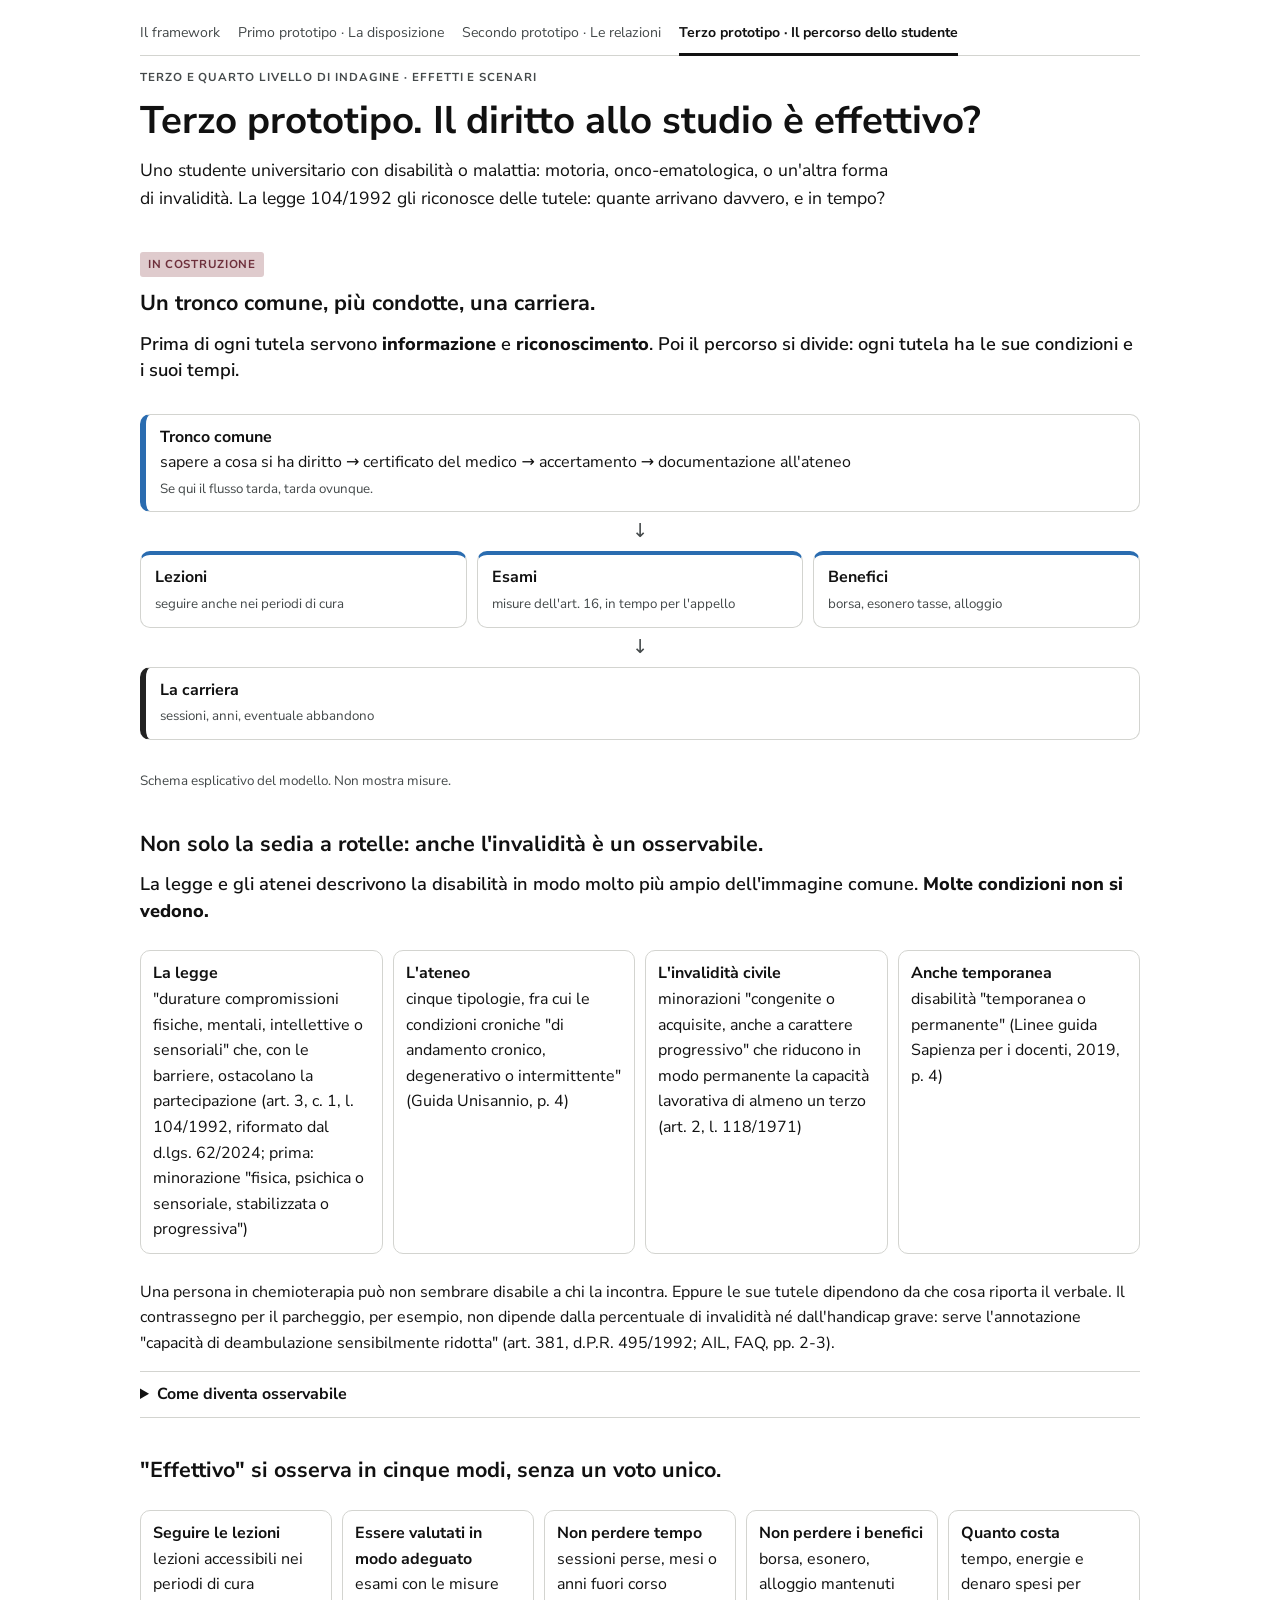
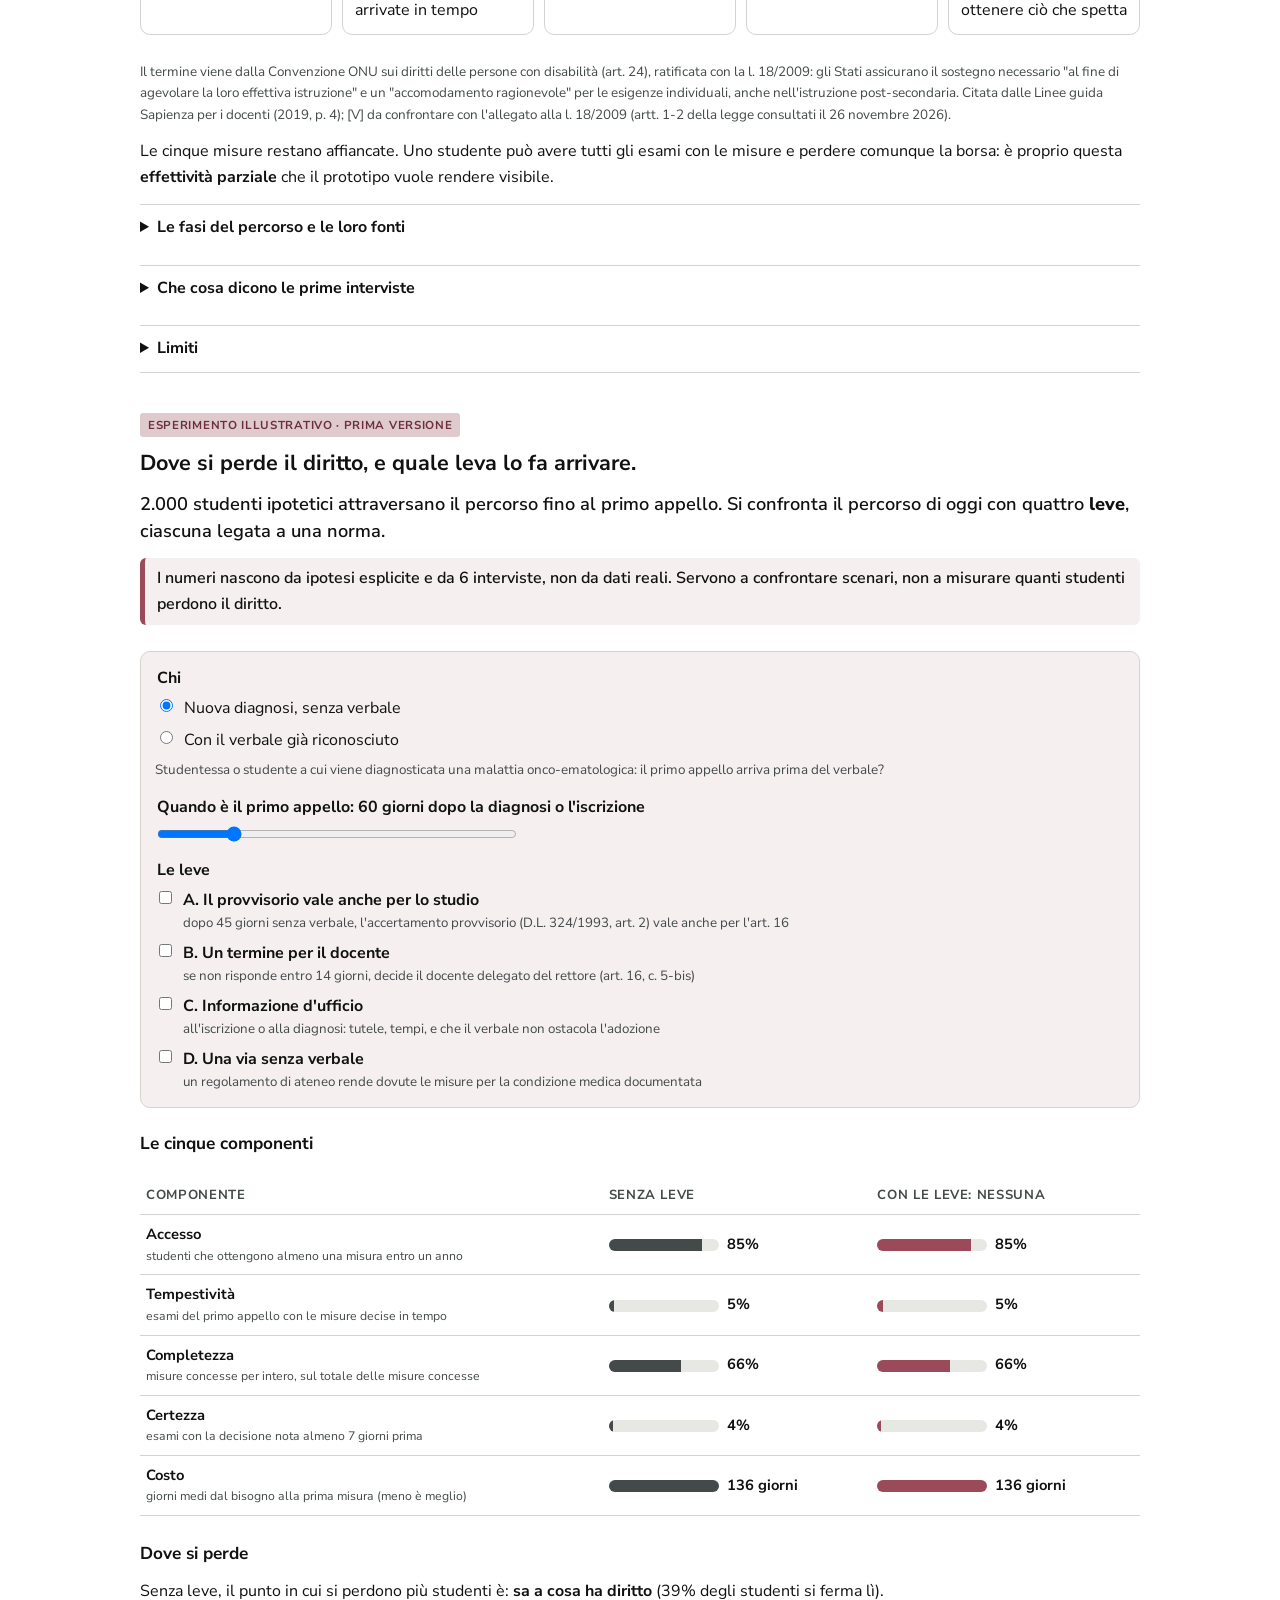
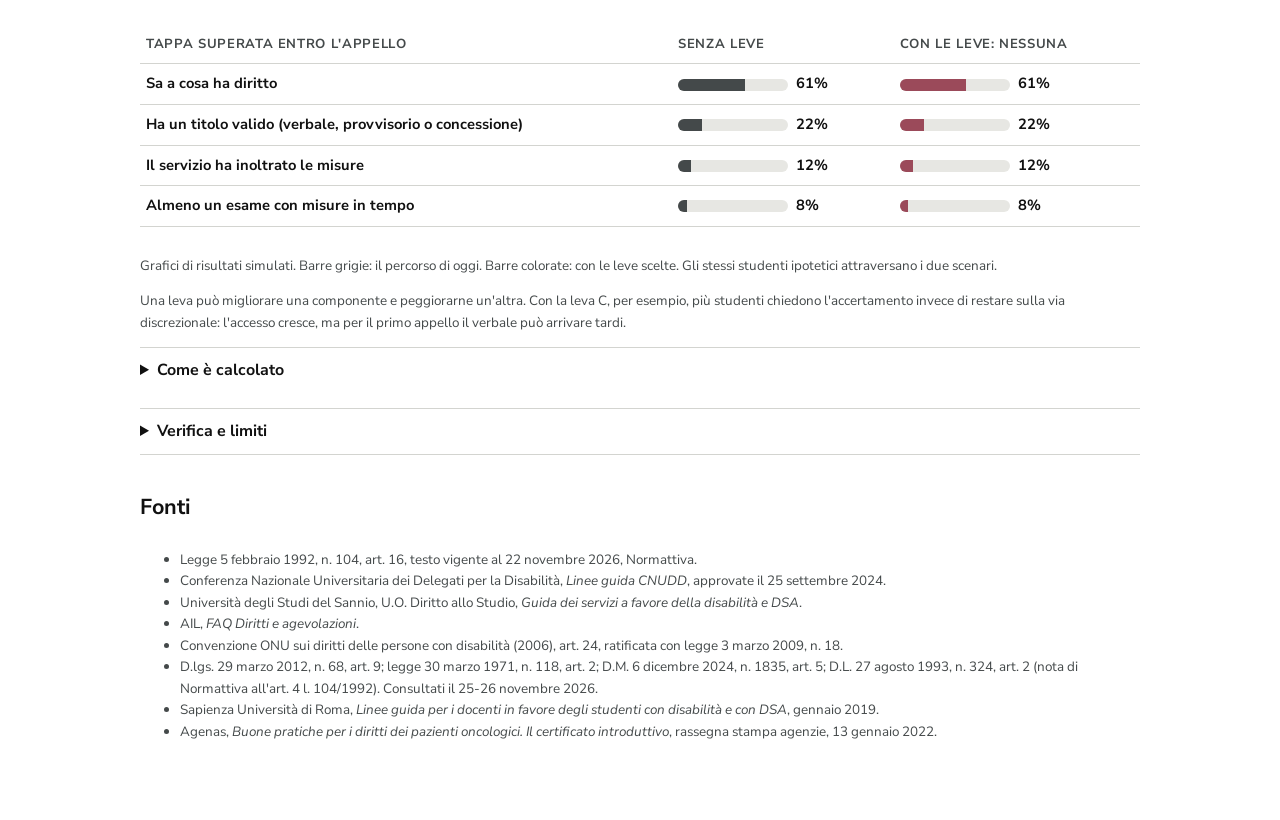
<file: effetti/index.html>
<!doctype html>
<html lang="it">
<head>
<meta charset="utf-8">
<link rel="icon" href="../assets/icona.svg" type="image/svg+xml">
<meta name="viewport" content="width=device-width, initial-scale=1">
<title>Terzo prototipo · Il diritto allo studio è effettivo?</title>
<link rel="stylesheet" href="https://fonts.googleapis.com/css2?family=Nunito+Sans:ital,wght@0,400;0,600;0,700;1,400&display=swap">
<link rel="stylesheet" href="../assets/base.css">
<script src="simulazione.js"></script>
<script src="vista-sim.js"></script>
<style>
.tubo { display: grid; gap: 10px; margin: 16px 0; }
.tronco, .condotte > div, .foce { border: 1px solid var(--linea); border-radius: 10px; padding: 10px 14px; background: var(--fondo, #fff); }
.tronco { border-left: 6px solid var(--accento); }
.condotte { display: grid; grid-template-columns: repeat(auto-fit, minmax(150px, 1fr)); gap: 10px; }
.condotte > div { border-top: 4px solid var(--accento); }
.foce { border-left: 6px solid var(--testo, #222); }
.tubo b { display: block; }
.tubo small { color: var(--tenue); }
.freccia { text-align: center; color: var(--tenue); font-size: 1.2rem; line-height: 1; }
.comp { display: grid; grid-template-columns: repeat(auto-fit, minmax(180px, 1fr)); gap: 10px; margin: 12px 0; padding: 0; list-style: none; }
.comp li { border: 1px solid var(--linea); border-radius: 10px; padding: 10px 12px; }
.comp b { display: block; }
table.fasi { width: 100%; border-collapse: collapse; font-size: 0.9rem; }
table.fasi th, table.fasi td { text-align: left; vertical-align: top; padding: 8px 6px; border-bottom: 1px solid var(--linea); }
.tab { overflow-x: auto; }
section, section > *, details > * { min-width: 0; max-width: 100%; }
.st { font-weight: 700; white-space: nowrap; }
.sim-ctr { display: grid; gap: 14px; border: 1px solid var(--linea); border-radius: 10px; padding: 14px; background: var(--fondo-sim); margin: 12px 0; }
.sim-ctr fieldset { border: 0; padding: 0; margin: 0; display: grid; gap: 6px; }
.sim-ctr legend { font-weight: 700; margin-bottom: 4px; }
.sim-ctr label { display: flex; gap: 8px; align-items: flex-start; }
.sim-ctr label small { display: block; color: var(--tenue); }
.sim-ctr input[type=range] { width: 100%; max-width: 360px; }
.sim-avviso { border-left: 5px solid var(--segno-sim); background: var(--fondo-sim); padding: 8px 12px; border-radius: 6px; font-weight: 600; }
table.sim-tab { width: 100%; border-collapse: collapse; font-size: 0.92rem; margin: 8px 0 14px; }
table.sim-tab th, table.sim-tab td { text-align: left; vertical-align: middle; padding: 8px 6px; border-bottom: 1px solid var(--linea); }
table.sim-tab thead th { font-size: 0.82rem; color: var(--tenue); }
table.sim-tab th small { display: block; font-weight: 400; color: var(--tenue); }
.sb { display: inline-block; width: 110px; height: 12px; background: var(--neutro); border-radius: 6px; overflow: hidden; vertical-align: middle; margin-right: 8px; }
.sb > span { display: block; height: 100%; }
.sb.base > span { background: var(--tenue); }
.sb.scen > span { background: var(--segno-sim); }
.sv { font-weight: 700; white-space: nowrap; }
@media (max-width: 600px) { .sb { width: 60px; } table.sim-tab { font-size: 0.85rem; } }
</style>
</head>
<body>
<div class="pagina">
<header class="testata">
  <nav class="nav" aria-label="Sezioni del sito">
    <a href="../index.html">Il framework</a>
    <a href="../testo/index.html">Primo prototipo · La disposizione</a>
    <a href="../relazioni/index.html">Secondo prototipo · Le relazioni</a>
    <a href="index.html" aria-current="page">Terzo prototipo · Il percorso dello studente</a>
  </nav>
  <span class="etichetta">Terzo e quarto livello di indagine · Effetti e scenari</span>
  <h1>Terzo prototipo. Il diritto allo studio è effettivo?</h1>
  <p class="sottotitolo">Uno studente universitario con disabilità o malattia: motoria, onco-ematologica, o un'altra forma di invalidità. La legge 104/1992 gli riconosce delle tutele: quante arrivano davvero, e in tempo?</p>
</header>

<section aria-labelledby="t-tubo">
  <span class="statuto simulato">In costruzione</span>
  <h2 id="t-tubo">Un tronco comune, più condotte, una carriera.</h2>
  <p class="tesi">Prima di ogni tutela servono <b>informazione</b> e <b>riconoscimento</b>. Poi il percorso si divide: ogni tutela ha le sue condizioni e i suoi tempi.</p>
  <div class="tubo" aria-label="Schema del modello: non rappresenta dati">
    <div class="tronco"><b>Tronco comune</b>sapere a cosa si ha diritto → certificato del medico → accertamento → documentazione all'ateneo<br><small>Se qui il flusso tarda, tarda ovunque.</small></div>
    <div class="freccia" aria-hidden="true">↓</div>
    <div class="condotte">
      <div><b>Lezioni</b><small>seguire anche nei periodi di cura</small></div>
      <div><b>Esami</b><small>misure dell'art. 16, in tempo per l'appello</small></div>
      <div><b>Benefici</b><small>borsa, esonero tasse, alloggio</small></div>
    </div>
    <div class="freccia" aria-hidden="true">↓</div>
    <div class="foce"><b>La carriera</b><small>sessioni, anni, eventuale abbandono</small></div>
  </div>
  <p class="nota">Schema esplicativo del modello. Non mostra misure.</p>
</section>

<section aria-labelledby="t-invis">
  <h2 id="t-invis">Non solo la sedia a rotelle: anche l'invalidità è un osservabile.</h2>
  <p class="tesi">La legge e gli atenei descrivono la disabilità in modo molto più ampio dell'immagine comune. <b>Molte condizioni non si vedono.</b></p>
  <ul class="comp">
    <li><b>La legge</b>"durature compromissioni fisiche, mentali, intellettive o sensoriali" che, con le barriere, ostacolano la partecipazione (art. 3, c. 1, l. 104/1992, riformato dal d.lgs. 62/2024; prima: minorazione "fisica, psichica o sensoriale, stabilizzata o progressiva")</li>
    <li><b>L'ateneo</b>cinque tipologie, fra cui le condizioni croniche "di andamento cronico, degenerativo o intermittente" (Guida Unisannio, p. 4)</li>
    <li><b>L'invalidità civile</b>minorazioni "congenite o acquisite, anche a carattere progressivo" che riducono in modo permanente la capacità lavorativa di almeno un terzo (art. 2, l. 118/1971)</li>
    <li><b>Anche temporanea</b>disabilità "temporanea o permanente" (Linee guida Sapienza per i docenti, 2019, p. 4)</li>
  </ul>
  <p>Una persona in chemioterapia può non sembrare disabile a chi la incontra. Eppure le sue tutele dipendono da che cosa riporta il verbale. Il contrassegno per il parcheggio, per esempio, non dipende dalla percentuale di invalidità né dall'handicap grave: serve l'annotazione "capacità di deambulazione sensibilmente ridotta" (art. 381, d.P.R. 495/1992; AIL, FAQ, pp. 2-3).</p>
  <details>
    <summary>Come diventa osservabile</summary>
    <p><b>Proposta [P].</b> Due grandezze, raccolte con il questionario: se la condizione si vede a prima vista, e se qualcuno ha dubitato della condizione o del diritto alle misure. Così si può confrontare il percorso di chi ha una condizione visibile con quello di chi non ce l'ha.</p>
    <p><b>Ipotesi da controllare [P].</b> Una condizione che non si vede incontra più ostacoli nell'intesa con il docente, che riceve le misure ma non la diagnosi (Linee guida Sapienza, 2019, p. 7). Le interviste diranno se accade, non quanto spesso.</p>
    <p class="nota">La Guida Unisannio (p. 3) adotta la definizione della disabilità come relazione fra la condizione di salute e i fattori ambientali: a parità di condizione clinica, contesti diversi producono livelli diversi di funzionamento.</p>
  </details>
</section>

<section aria-labelledby="t-comp">
  <h2 id="t-comp">"Effettivo" si osserva in cinque modi, senza un voto unico.</h2>
  <ul class="comp">
    <li><b>Seguire le lezioni</b>lezioni accessibili nei periodi di cura</li>
    <li><b>Essere valutati in modo adeguato</b>esami con le misure arrivate in tempo</li>
    <li><b>Non perdere tempo</b>sessioni perse, mesi o anni fuori corso</li>
    <li><b>Non perdere i benefici</b>borsa, esonero, alloggio mantenuti</li>
    <li><b>Quanto costa</b>tempo, energie e denaro spesi per ottenere ciò che spetta</li>
  </ul>
  <p class="nota">Il termine viene dalla Convenzione ONU sui diritti delle persone con disabilità (art. 24), ratificata con la l. 18/2009: gli Stati assicurano il sostegno necessario "al fine di agevolare la loro effettiva istruzione" e un "accomodamento ragionevole" per le esigenze individuali, anche nell'istruzione post-secondaria. Citata dalle Linee guida Sapienza per i docenti (2019, p. 4); [V] da confrontare con l'allegato alla l. 18/2009 (artt. 1-2 della legge consultati il 26 novembre 2026).</p>
  <p>Le cinque misure restano affiancate. Uno studente può avere tutti gli esami con le misure e perdere comunque la borsa: è proprio questa <b>effettività parziale</b> che il prototipo vuole rendere visibile.</p>

  <details>
    <summary>Le fasi del percorso e le loro fonti</summary>
    <p class="nota">[F] fonte documentata · [P] ipotesi del modello · [V] da verificare. Caso: Università degli Studi del Sannio.</p>
    <div class="tab">
    <table class="fasi">
      <thead><tr><th>Fase</th><th>Che cosa dicono le fonti</th><th>Stato</th></tr></thead>
      <tbody>
        <tr><td>Sapere a cosa si ha diritto</td><td>Nessuna norma obbliga a informare lo studente d'ufficio. I servizi dell'ateneo forniscono informazioni a chi le chiede (Linee guida CNUDD 2024, § 3.2, p. 10).</td><td class="st">[F] · [P] tempi</td></tr>
        <tr><td>Certificato del medico</td><td>Il medico compila il certificato introduttivo. Per la corsia rapida deve indicare la patologia oncologica o ematologica e la legge 80/2006, con una casella da barrare (AIL, FAQ Diritti e agevolazioni, p. 1). Nelle sperimentazioni del certificato oncologico introduttivo telematico, il tempo medio tra diagnosi e domanda è sceso da 121 a 67 giorni (Adnkronos, 13 gennaio 2022, rassegna stampa Agenas-INPS, p. 2).</td><td class="st">[F]</td></tr>
        <tr><td>Accertamento</td><td>Artt. 3-4 l. 104/1992. Per i pazienti oncologici l'accertamento si fa entro 15 giorni dalla domanda e i suoi esiti "hanno efficacia immediata", salvo sospensione da parte della commissione medica periferica (art. 6, c. 3-bis, D.L. 4/2006, aggiunto dalla L. 80/2006). Se la commissione non si pronuncia entro 45 giorni, l'accertamento provvisorio vale "ai soli fini" degli artt. 21 e 33 l. 104/1992 e dell'art. 42 d.lgs. 151/2001: lavoro e congedi, non lo studio. La commissione deve decidere entro 90 giorni (D.L. 324/1993, art. 2, c. 2 e 3-bis, come modificato dal D.L. 90/2014, nella nota di Normattiva all'art. 4). Per l'art. 16, quindi, serve il verbale definitivo, come indica anche AIL (FAQ, p. 12).</td><td class="st">[F]</td></tr>
        <tr><td>Documentazione all'ateneo</td><td>Basta la certificazione l. 104/1992 oppure l'invalidità civile l. 118/1971. Senza certificazione, una "condizione medica invalidante" può essere considerata con documentazione recente di un ente pubblico (Guida Unisannio, pp. 6-7; CNUDD, p. 11 nota 8 e p. 22). Per questa seconda via l'ateneo non ha obblighi (CNUDD, p. 21).</td><td class="st">[F]</td></tr>
        <tr><td>Attivazione dei servizi</td><td>Caricare i documenti su Esse3 "non costituisce formale attivazione del procedimento". Servono un colloquio, una scheda con le misure, il passaggio al Dipartimento. I servizi si erogano solo su richiesta. Nessun termine indicato (Guida Unisannio, p. 7).</td><td class="st">[F] · [P] tempi</td></tr>
        <tr><td>Intesa con il docente</td><td>Le misure all'esame richiedono la "previa intesa con il docente della materia" (art. 16, c. 5). Lo studente le presenta "con congruo anticipo"; il docente valuta se sono idonee agli obiettivi del corso (CNUDD, § 4.4, p. 15). Esempio di misura: tempi aggiuntivi "fino ad un massimo del 30%" (Linee guida Sapienza, 2019, p. 7).</td><td class="st">[F] · [P] tempi e quote</td></tr>
        <tr><td>Se il docente non risponde</td><td>Il docente delegato del rettore coordina e media tra studenti e docenti (art. 16, c. 5-bis; CNUDD, p. 10; Guida Unisannio, p. 8). Nessuna fonte gli attribuisce il potere di decidere al posto del docente.</td><td class="st">[F] mediazione · [P] subentro</td></tr>
        <tr><td>Lezioni a distanza</td><td>Le linee guida CNUDD auspicano la partecipazione da remoto solo per casi "particolarmente complessi" (p. 14). Esami ed esame finale si svolgono in presenza; i regolamenti didattici d'ateneo possono prevedere deroghe per "studenti con gravi e documentate patologie o infermità ai sensi della l. 104/1992" (D.M. 1835/2024, art. 5, c. 2, lett. a, dall'a.a. 2025/2026). È una facoltà dell'ateneo, non un diritto dello studente.</td><td class="st">[F]</td></tr>
        <tr><td>Benefici economici</td><td>Esonero totale dalle tasse con l'handicap dell'art. 3, c. 1, l. 104/1992 o un'invalidità almeno del 66% (d.lgs. 68/2012, art. 9, c. 2). Sotto il 66% l'esonero è facoltativo (c. 7, lett. a). Chi interrompe gli studi per "infermità gravi e prolungate" è esonerato per quel periodo, ma non può fare atti di carriera (cc. 4 e 6). Vedi anche Guida Unisannio, p. 7.</td><td class="st">[F]</td></tr>
      </tbody>
    </table>
    </div>
  </details>

  <details>
    <summary>Che cosa dicono le prime interviste</summary>
    <p>Sei questionari: un'autointervista e cinque risposte ricevute, tutti all'università. Cinque casi oncologici (due in cura, tre con cure concluse) e un caso di disabilità motoria dalla nascita. Un questionario è compilato solo in parte.</p>
    <ul>
      <li>In tutti e cinque i casi che rispondono su questo punto il percorso si è fermato a lungo: tre volte per più di 3 mesi, due volte senza sbloccarsi mai. Quattro volte si è chiuso con una rinuncia, una volta si è sbloccato perché "è intervenuto qualcuno".</li>
      <li>Misure d'esame arrivate in tempo: 4 esami su 9 nei tre questionari che riportano il numero.</li>
      <li>Lezioni a distanza chieste in due casi: una risposta mai arrivata, una dopo 1-4 settimane.</li>
      <li>Lo studente con disabilità motoria ha saputo solo dopo oltre 6 mesi della possibilità di chiedere il 30% di tempo in più.</li>
      <li>Una studentessa in cura non ha chiesto l'accertamento: vuole seguire un percorso di adozione e teme che l'invalidità possa influire. Senza domanda non c'è verbale, e senza verbale ogni misura dipende dalla disponibilità dell'ateneo. Nessuna norma trovata lega l'adozione al verbale: il tribunale per i minorenni valuta comunque la salute degli adottanti (l. 184/1983, artt. 6 e 22, secondo Corte cost. n. 361/1995). Il timore indica un problema di informazione. <span class="verifica">Prassi da verificare.</span></li>
      <li>Una studentessa in cura ha saputo da sola, dopo oltre 6 mesi, che esistevano tutele. Ha chiesto l'invalidità civile, ma il certificato del medico non indicava la malattia oncologica né la legge 80/2006, la "corsia rapida"; il riconoscimento non è arrivato e non ha chiesto misure. Il percorso si è fermato sul primo passaggio, sapere a cosa aveva diritto.</li>
      <li>Un'altra studentessa, con cure concluse, ha saputo delle tutele da internet dopo 1-3 mesi e ha scoperto qualcosa "troppo tardi per usarlo". La sua condizione si vede solo "a volte" e qualcuno ha dubitato "spesso" della sua condizione o del suo diritto alle misure.</li>
      <li>Tutela percepita: 2, 3, 2, 2 e 3 su 5.</li>
    </ul>
    <p class="nota">Sono quattro casi, di persone vicine all'autrice. Servono a costruire profili-tipo e intervalli per i parametri, non a stimare quanto spesso accade. Alcune risposte sono in parte incoerenti fra loro e vanno lette con cautela.</p>
  </details>

  <details>
    <summary>Limiti</summary>
    <ul>
      <li>I tempi e le probabilità della simulazione sono ipotesi esplicite, ricavate come intervalli dalle interviste e dalle fonti. L'esperimento è illustrativo, non calibrato né validato.</li>
      <li>Le fasi descrivono un ateneo, il Sannio. Altri atenei possono organizzare il percorso in modo diverso.</li>
      <li>Le notizie di stampa sul certificato oncologico riportano esiti di sperimentazioni locali, non dati nazionali.</li>
    </ul>
  </details>
</section>

<section aria-labelledby="t-sim">
  <span class="statuto simulato">Esperimento illustrativo · prima versione</span>
  <h2 id="t-sim">Dove si perde il diritto, e quale leva lo fa arrivare.</h2>
  <p class="tesi">2.000 studenti ipotetici attraversano il percorso fino al primo appello. Si confronta il percorso di oggi con quattro <b>leve</b>, ciascuna legata a una norma.</p>
  <p class="sim-avviso">I numeri nascono da ipotesi esplicite e da 6 interviste, non da dati reali. Servono a confrontare scenari, non a misurare quanti studenti perdono il diritto.</p>

  <div class="sim-ctr" id="sim-controlli">
    <fieldset>
      <legend>Chi</legend>
      <label><input type="radio" name="sim-profilo" value="nuova" checked> <span>Nuova diagnosi, senza verbale</span></label>
      <label><input type="radio" name="sim-profilo" value="verbale"> <span>Con il verbale già riconosciuto</span></label>
      <small id="sim-profilo-d" class="nota"></small>
    </fieldset>
    <fieldset>
      <legend>Quando è il primo appello: <span id="sim-appello-v"></span> dopo la diagnosi o l'iscrizione</legend>
      <input type="range" id="sim-appello" min="30" max="180" step="15" value="60" aria-label="Giorni al primo appello">
    </fieldset>
    <fieldset>
      <legend>Le leve</legend>
      <label><input type="checkbox" id="sim-leva-A"> <span><b>A. Il provvisorio vale anche per lo studio</b><small>dopo 45 giorni senza verbale, l'accertamento provvisorio (D.L. 324/1993, art. 2) vale anche per l'art. 16</small></span></label>
      <label><input type="checkbox" id="sim-leva-B"> <span><b>B. Un termine per il docente</b><small>se non risponde entro 14 giorni, decide il docente delegato del rettore (art. 16, c. 5-bis)</small></span></label>
      <label><input type="checkbox" id="sim-leva-C"> <span><b>C. Informazione d'ufficio</b><small>all'iscrizione o alla diagnosi: tutele, tempi, e che il verbale non ostacola l'adozione</small></span></label>
      <label><input type="checkbox" id="sim-leva-D"> <span><b>D. Una via senza verbale</b><small>un regolamento di ateneo rende dovute le misure per la condizione medica documentata</small></span></label>
    </fieldset>
  </div>

  <h3>Le cinque componenti</h3>
  <div class="tab" id="sim-comp" aria-live="polite"></div>
  <h3>Dove si perde</h3>
  <p id="sim-frase"></p>
  <div class="tab" id="sim-imbuto"></div>
  <p class="nota">Grafici di risultati simulati. Barre grigie: il percorso di oggi. Barre colorate: con le leve scelte. Gli stessi studenti ipotetici attraversano i due scenari.</p>
  <p class="nota">Una leva può migliorare una componente e peggiorarne un'altra. Con la leva C, per esempio, più studenti chiedono l'accertamento invece di restare sulla via discrezionale: l'accesso cresce, ma per il primo appello il verbale può arrivare tardi.</p>

  <details>
    <summary>Come è calcolato</summary>
    <ul>
      <li><b>Domanda:</b> in quale passaggio il diritto dell'art. 16 si perde, e quanto cambierebbe con ciascuna leva?</li>
      <li><b>Unità di analisi:</b> lo studente ipotetico e i suoi esami del primo appello (3 esami).</li>
      <li><b>Percorso simulato:</b> sapere delle tutele → titolo valido (verbale, accertamento provvisorio con la leva A, oppure concessione dell'ateneo senza verbale) → il servizio inoltra le misure → ogni docente risponde, oppure no. Con la leva B, se il docente non risponde decide il delegato. Chi non chiede l'accertamento resta sulla via della condizione medica, a discrezione dell'ateneo (con la leva D, dovuta).</li>
      <li><b>Le cinque componenti:</b> accesso = almeno una misura entro 365 giorni; tempestività = esami con misure decise entro l'appello; completezza = misure concesse per intero sul totale delle concesse; certezza = esami con decisione nota almeno 7 giorni prima; costo = giorni medi dal bisogno alla prima misura.</li>
      <li><b>Procedura:</b> simulazione Monte Carlo, 2.000 studenti, seme fisso (stessi parametri, stessi risultati). Numeri casuali comuni: ogni studente estrae gli stessi numeri in tutti gli scenari, quindi le differenze dipendono solo dalle leve.</li>
      <li><b>Codice:</b> <code>effetti/simulazione.js</code> (modello) e <code>effetti/vista-sim.js</code> (pagina); test in <code>effetti/test/test-sim.js</code>.</li>
    </ul>
    <div class="tab"><table class="fasi"><thead><tr><th>Parametro</th><th>Valore</th><th>Statuto</th><th>Provenienza</th></tr></thead><tbody id="sim-parametri"></tbody></table></div>
  </details>

  <details>
    <summary>Verifica e limiti</summary>
    <ul>
      <li><b>Verifica del codice:</b> con probabilità pari a 1 e tempi nulli tutti gli studenti ottengono le misure in tempo; se nessun docente risponde nessuno le ottiene, salvo con la leva B; l'imbuto non cresce mai da una tappa alla successiva; nessuna leva, da sola, riduce l'accesso; la leva A non cambia nulla per chi ha già il verbale; stesso seme, stessi risultati (45 test automatici).</li>
      <li><b>Controllo di plausibilità, non calibrazione:</b> nelle interviste le misure sono arrivate in tempo per 4 esami su 9. Il modello, con il verbale già riconosciuto e l'appello a 45 giorni, dà <span id="sim-controllo"></span>. I parametri non sono stati aggiustati per avvicinare i due valori.</li>
      <li><b>Molti valori sono proposte [P]:</b> nessun dato dice quanti studenti conoscono le tutele o quanti docenti rispondono. Cambiandoli cambiano i numeri; l'esperimento mostra la logica delle leve, non la loro forza reale.</li>
      <li><b>Fuori dal modello:</b> appelli successivi, lezioni, borse e tasse; le differenze fra atenei e province; le misure parziali chieste di nuovo; il carico emotivo del percorso.</li>
      <li>Le leve sono proposte di questo lavoro. Andranno discusse con il relatore prima di presentarle come risultati.</li>
    </ul>
  </details>
</section>

<section aria-labelledby="t-fonti">
  <h2 id="t-fonti">Fonti</h2>
  <ul class="nota">
    <li>Legge 5 febbraio 1992, n. 104, art. 16, testo vigente al 22 novembre 2026, Normattiva.</li>
    <li>Conferenza Nazionale Universitaria dei Delegati per la Disabilità, <i>Linee guida CNUDD</i>, approvate il 25 settembre 2024.</li>
    <li>Università degli Studi del Sannio, U.O. Diritto allo Studio, <i>Guida dei servizi a favore della disabilità e DSA</i>.</li>
    <li>AIL, <i>FAQ Diritti e agevolazioni</i>.</li>
    <li>Convenzione ONU sui diritti delle persone con disabilità (2006), art. 24, ratificata con legge 3 marzo 2009, n. 18.</li>
    <li>D.lgs. 29 marzo 2012, n. 68, art. 9; legge 30 marzo 1971, n. 118, art. 2; D.M. 6 dicembre 2024, n. 1835, art. 5; D.L. 27 agosto 1993, n. 324, art. 2 (nota di Normattiva all'art. 4 l. 104/1992). Consultati il 25-26 novembre 2026.</li>
    <li>Sapienza Università di Roma, <i>Linee guida per i docenti in favore degli studenti con disabilità e con DSA</i>, gennaio 2019.</li>
    <li>Agenas, <i>Buone pratiche per i diritti dei pazienti oncologici. Il certificato introduttivo</i>, rassegna stampa agenzie, 13 gennaio 2022.</li>
  </ul>
</section>
</div>
</body>
</html>
</file>
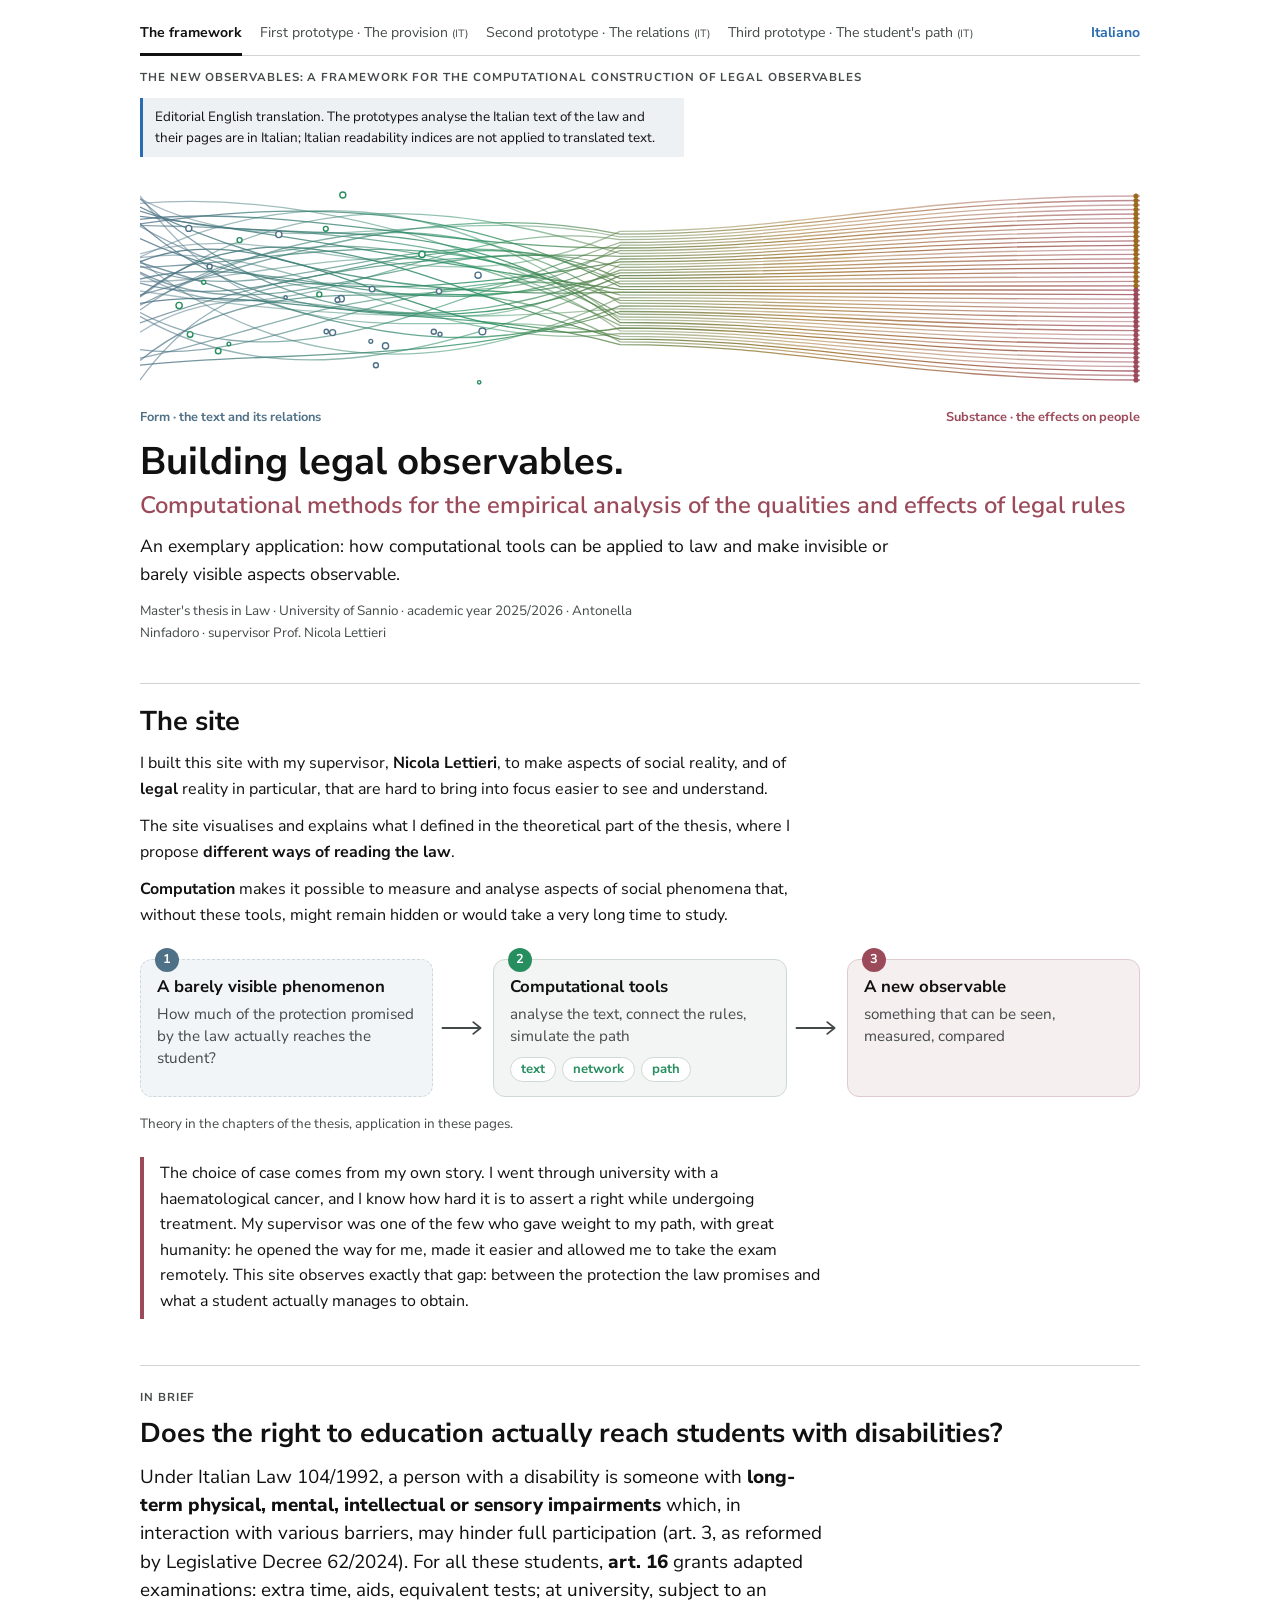
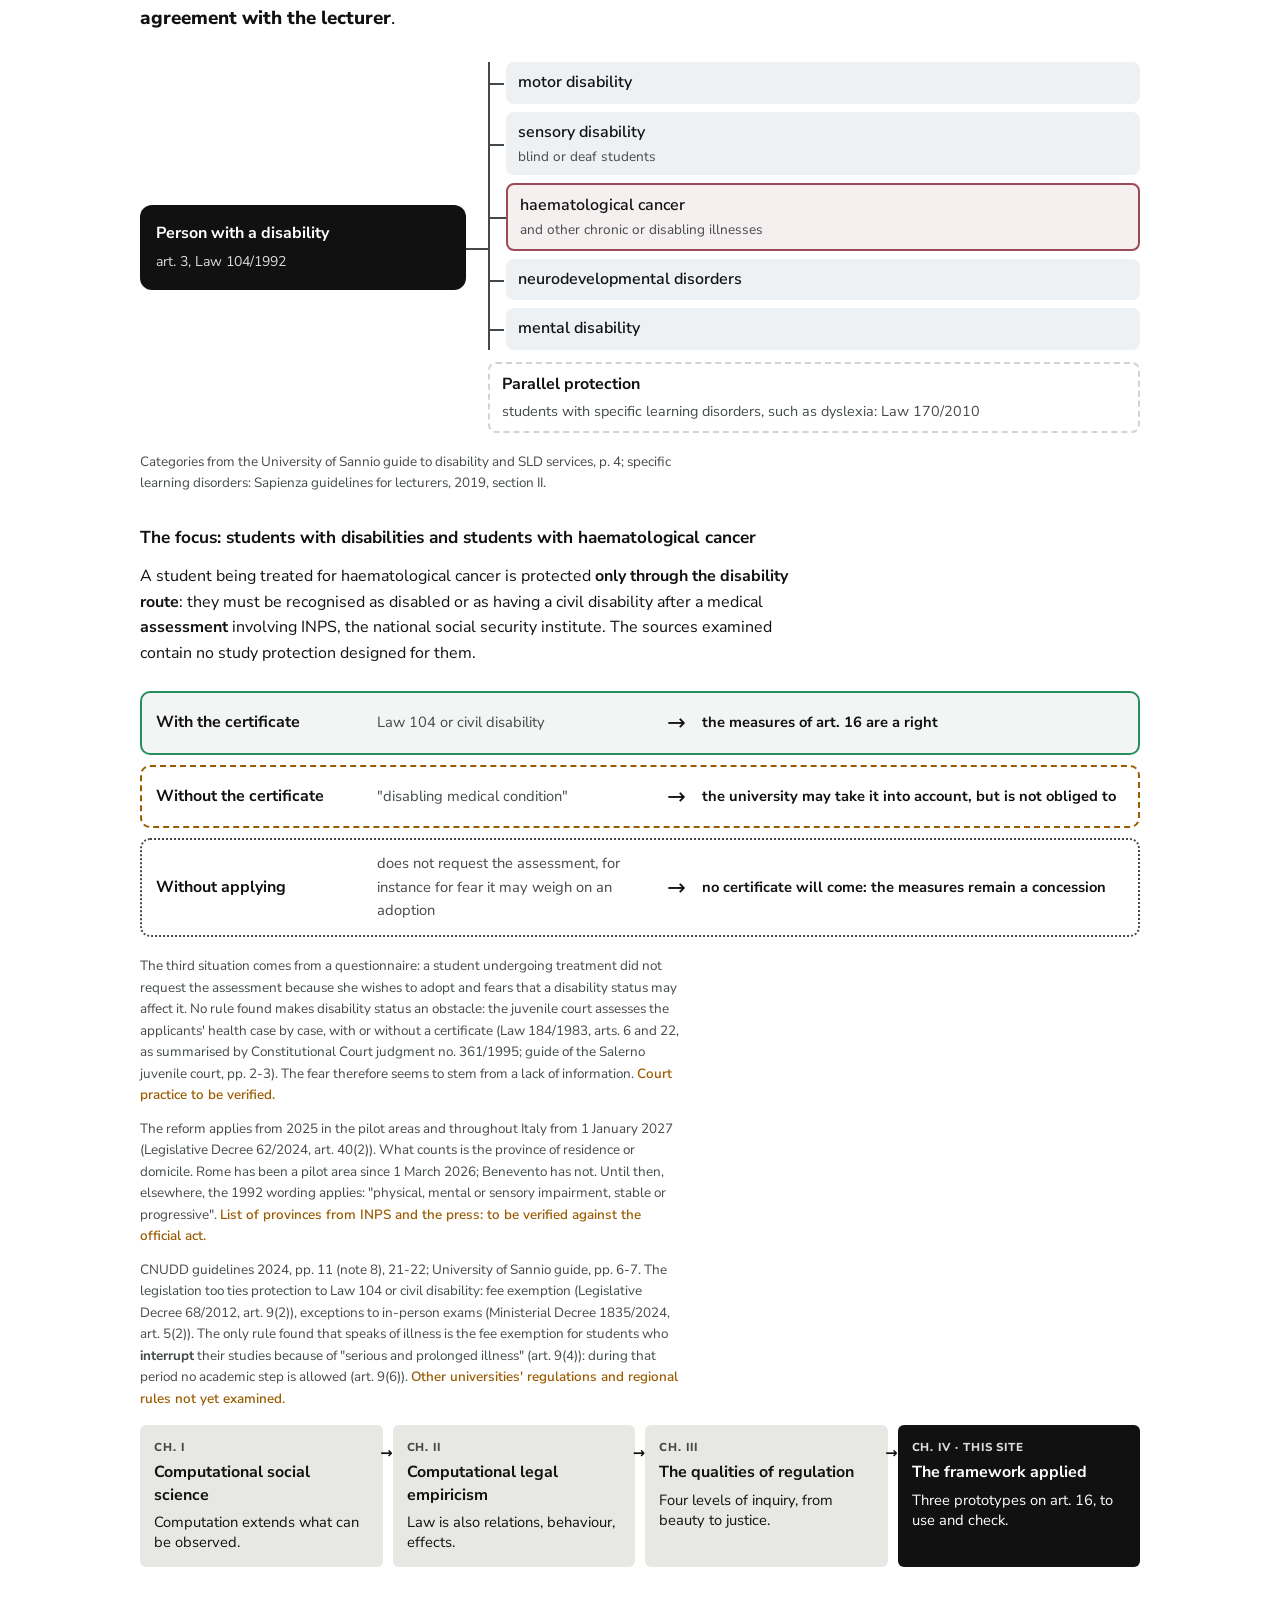
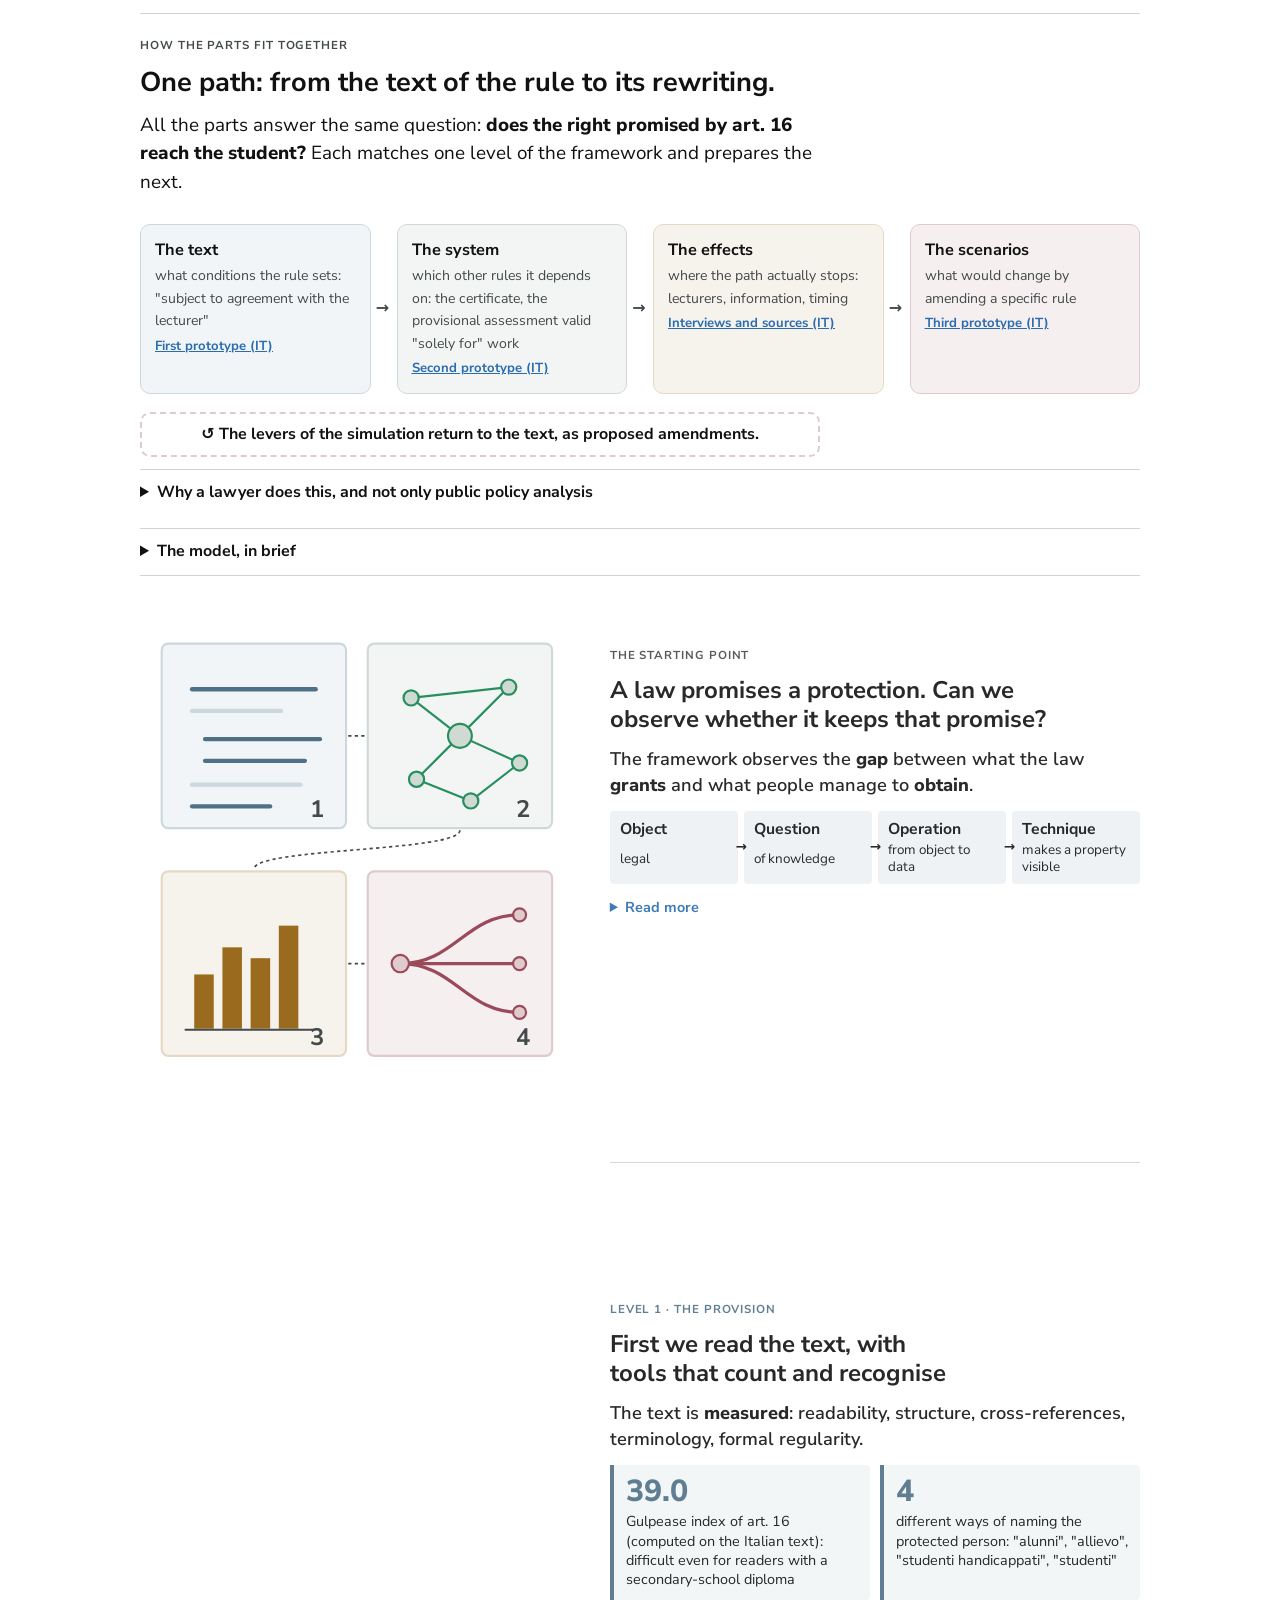
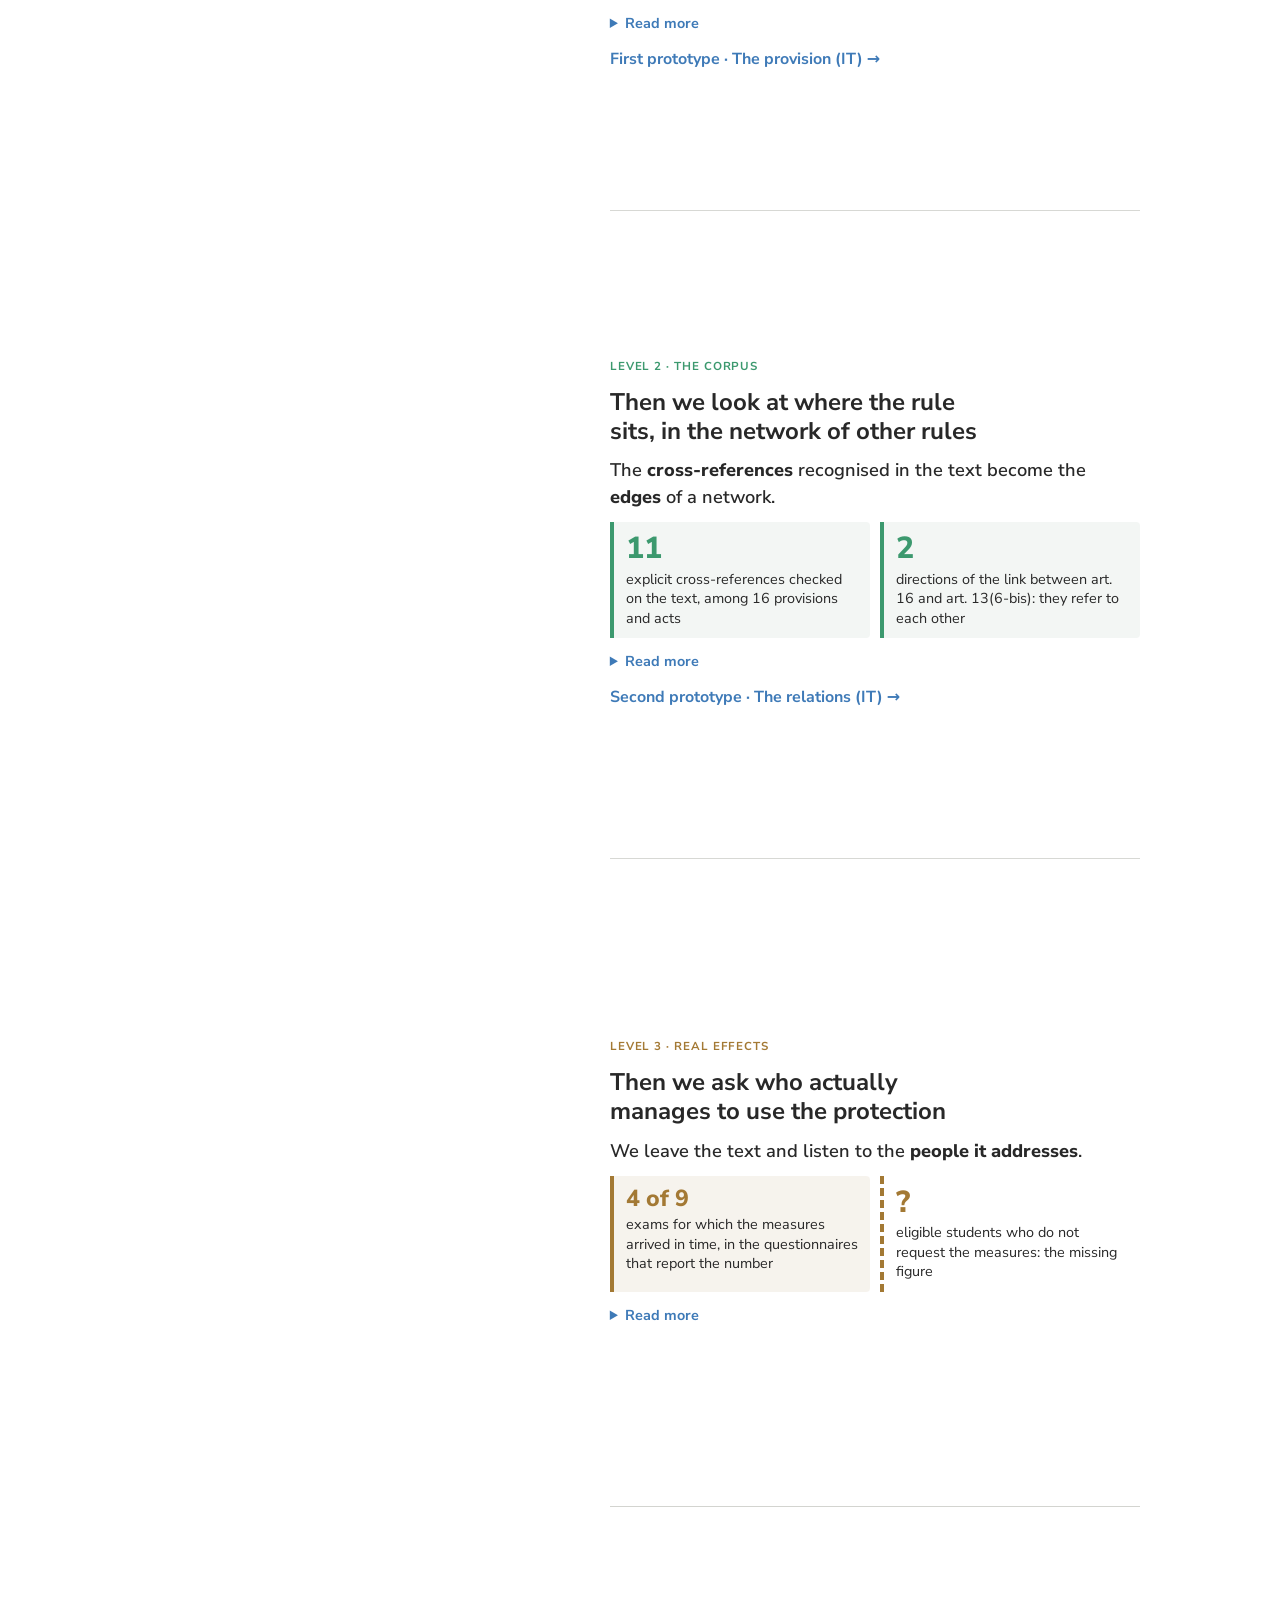
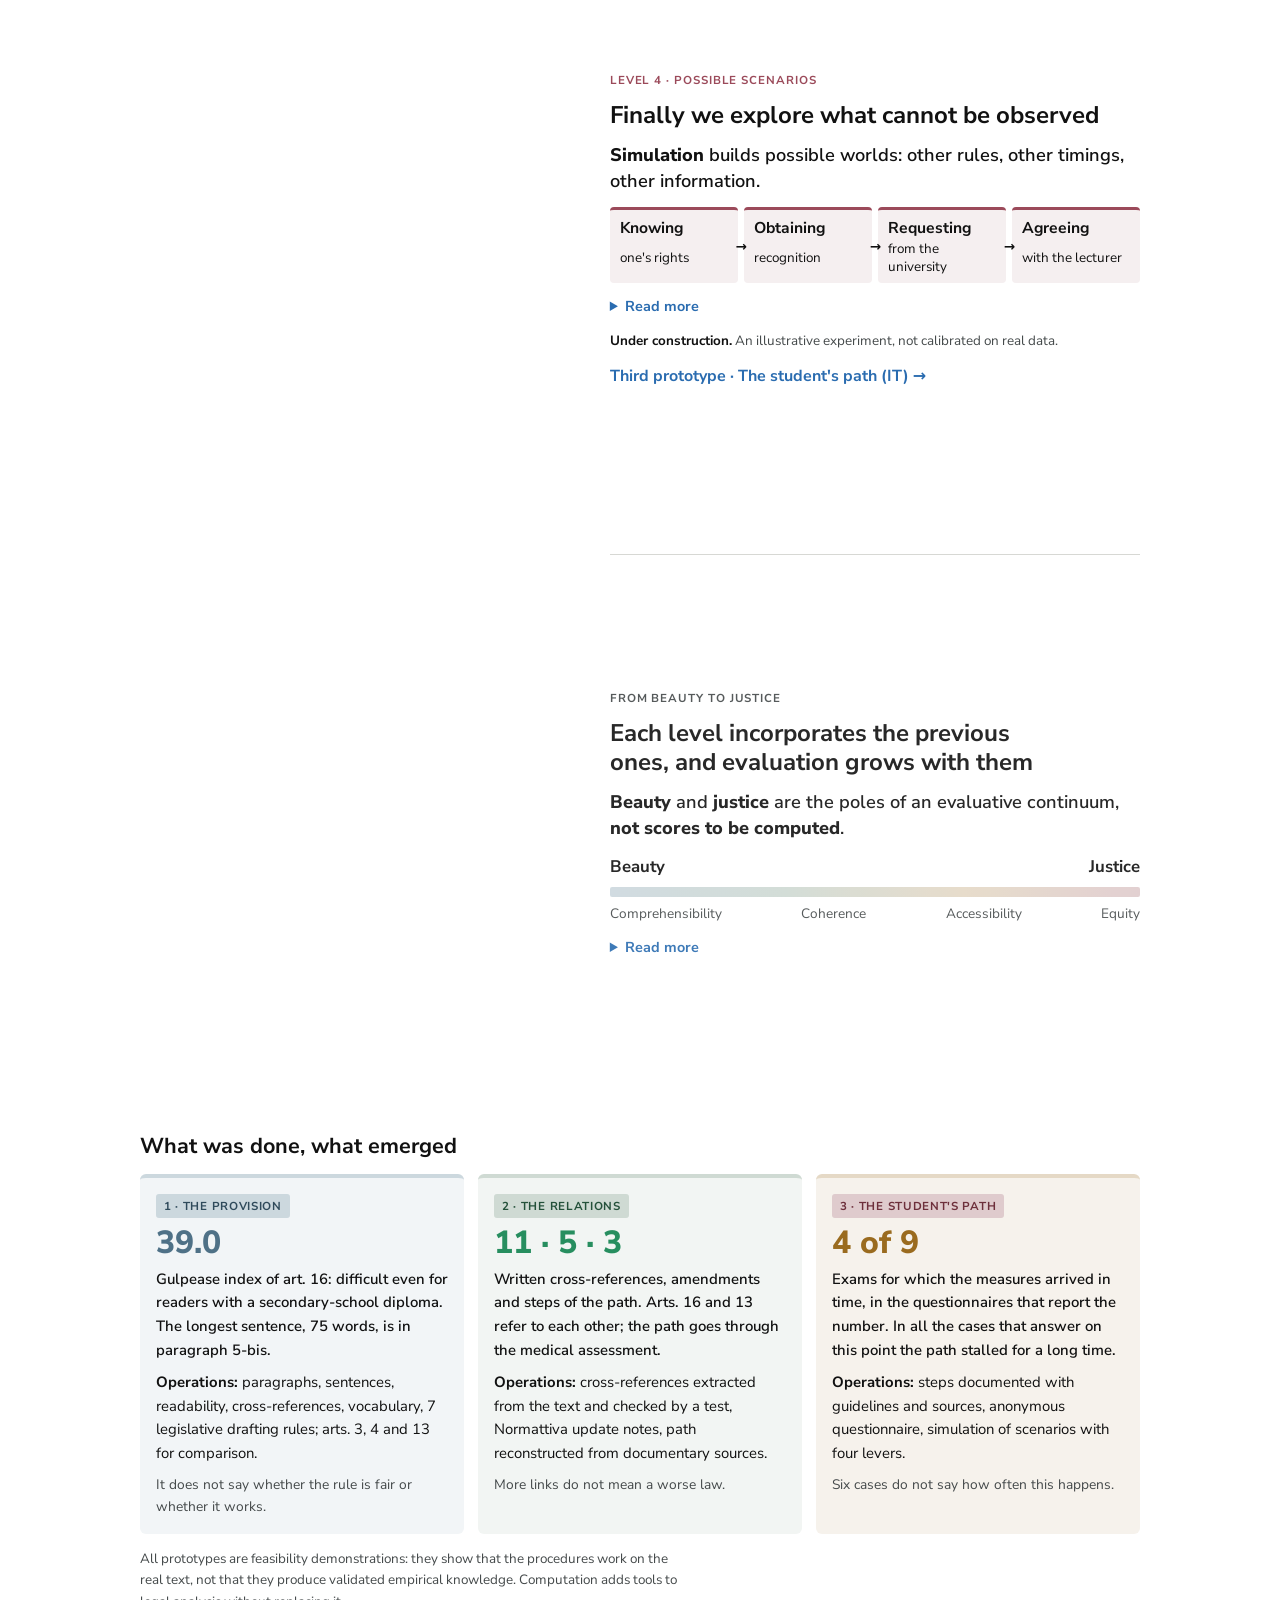
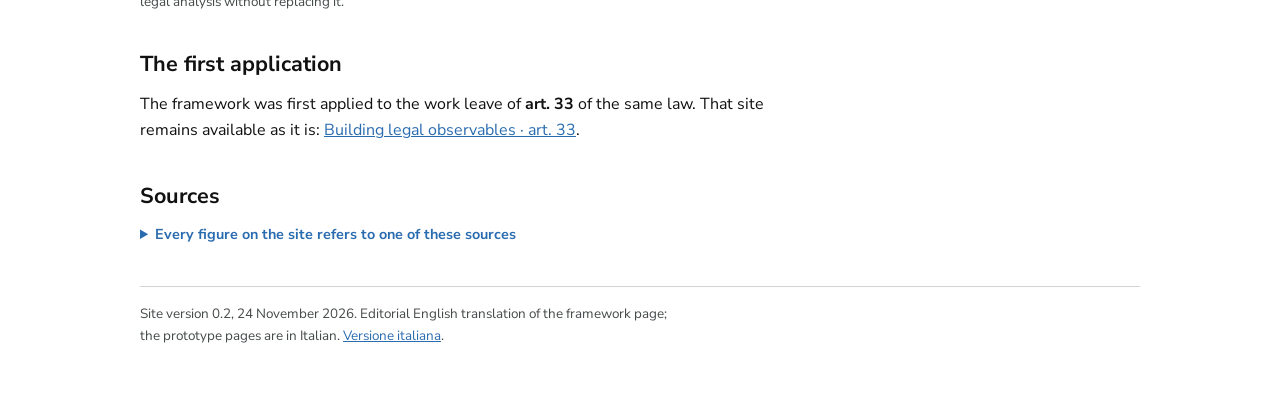
<file: en/index.html>
<!doctype html>
<html lang="en">
<head>
<meta charset="utf-8">
<link rel="icon" href="../assets/icona.svg" type="image/svg+xml">
<meta name="viewport" content="width=device-width, initial-scale=1">
<title>Building legal observables · The right to education</title>
<meta name="description" content="A framework for the computational construction of legal observables, applied to the right to education of students with cancer or with disabilities (art. 16 of Italian Law 104/1992).">
<link rel="stylesheet" href="https://fonts.googleapis.com/css2?family=Nunito+Sans:ital,wght@0,400;0,600;0,700;1,400&display=swap">
<link rel="stylesheet" href="../assets/base.css">
<link rel="stylesheet" href="../assets/percorso.css">
<style>
.flusso { display: grid; grid-template-columns: 1fr 48px 1fr 48px 1fr; align-items: stretch; gap: 6px; margin: 18px 0 4px; }
.fl { position: relative; border-radius: 12px; padding: 16px 16px 14px; display: grid; gap: 6px; align-content: start; }
.fl b { font-size: 1.05rem; line-height: 1.3; }
.fl span { color: var(--tenue); font-size: .95rem; line-height: 1.45; }
.fl-n { position: absolute; top: -12px; left: 14px; width: 24px; height: 24px; border-radius: 50%; display: grid; place-items: center; font-weight: 700; font-size: .8rem !important; color: #fff !important; }
.fl-1 { background: var(--fondo-disp); border: 1px solid var(--liv-disp); border-style: dashed; }
.fl-1 .fl-n { background: var(--segno-disp); }
.fl-2 { background: var(--fondo-corp); border: 1px solid var(--liv-corp); }
.fl-2 .fl-n { background: var(--segno-corp); }
.fl-3 { background: var(--fondo-sim); border: 1px solid var(--liv-sim); }
.fl-3 .fl-n { background: var(--segno-sim); }
.fl-pr { display: flex; flex-wrap: wrap; gap: 6px; margin-top: 4px; }
.fl-pr a { font-size: .82rem; font-weight: 700; padding: 2px 10px; border-radius: 99px; background: #fff; border: 1px solid var(--liv-corp); color: var(--segno-corp); text-decoration: none; }
.fl-pr a:hover, .fl-pr a:focus-visible { background: var(--segno-corp); color: #fff; }
.fl-freccia { display: grid; place-items: center; }
.fl-freccia svg { width: 44px; height: 20px; fill: none; stroke: var(--tenue); stroke-width: 2.5; stroke-linecap: round; stroke-linejoin: round; }
.sito .storia { border-left: 4px solid var(--segno-sim); padding: 4px 0 4px 16px; margin-top: 10px; }
@media (max-width: 720px) {
  .flusso { grid-template-columns: 1fr; gap: 14px; }
  .fl-freccia svg { transform: rotate(90deg); }
}
.ventaglio { display: grid; grid-template-columns: minmax(170px, 1fr) 2fr; gap: 12px 22px; align-items: center; margin: 18px 0 6px; }
.vt-radice { grid-row: span 2; background: var(--inchiostro); color: #fff; border-radius: 12px; padding: 16px; display: grid; gap: 4px; position: relative; }
.vt-radice span { font-size: .88rem; opacity: .85; }
.vt-radice::after { content: ""; position: absolute; right: -22px; top: 50%; width: 22px; border-top: 2px solid var(--tenue); }
.vt-forme { list-style: none; margin: 0; padding: 0 0 0 16px; border-left: 2px solid var(--tenue); display: grid; gap: 8px; }
.vt-forme li { position: relative; background: var(--tinta); border-radius: 8px; padding: 8px 12px; font-weight: 600; }
.vt-forme li::before { content: ""; position: absolute; left: -18px; top: 50%; width: 16px; border-top: 2px solid var(--tenue); }
.vt-forme small { display: block; font-weight: 400; color: var(--tenue); font-size: .85rem; }
.vt-forme li.fuoco { background: var(--fondo-sim); border: 2px solid var(--segno-sim); }
.vt-parallela { grid-column: 2; border: 2px dashed var(--linea); border-radius: 8px; padding: 8px 12px; display: grid; gap: 2px; }
.vt-parallela span { color: var(--tenue); font-size: .9rem; }
.vt-tit { margin: 22px 0 4px; }
.vie { display: grid; gap: 10px; margin: 12px 0 6px; }
.via { display: grid; grid-template-columns: minmax(130px, 1fr) minmax(150px, 1.3fr) 30px minmax(180px, 2fr); align-items: center; gap: 10px; border-radius: 10px; padding: 12px 14px; }
.via span { color: var(--tenue); font-size: .92rem; }
.via i { font-style: normal; font-size: 1.4rem; text-align: center; }
.via .esito { color: var(--inchiostro); font-weight: 700; }
.via.si { background: var(--fondo-corp); border: 2px solid var(--segno-corp); }
.via.no { background: #fff; border: 2px dashed var(--segnala); }
.via.zero { background: #fff; border: 2px dotted var(--tenue); }
@media (max-width: 720px) {
  .ventaglio { grid-template-columns: 1fr; }
  .vt-radice { grid-row: auto; }
  .vt-radice::after { display: none; }
  .vt-parallela { grid-column: 1; }
  .via { grid-template-columns: 1fr; gap: 4px; }
  .via i { transform: rotate(90deg); width: 1.4rem; justify-self: start; text-align: center; }
}
.ciclo { display: grid; grid-template-columns: repeat(4, 1fr); gap: 26px; margin: 16px 0 6px; padding: 0; list-style: none; counter-reset: c; }
.ciclo li { border-radius: 10px; padding: 12px 14px; position: relative; }
.ciclo li b { display: block; font-size: 1.02rem; }
.ciclo li span { display: block; font-size: .88rem; color: var(--tenue); margin-top: 2px; }
.ciclo li a { font-size: .82rem; font-weight: 700; }
.ciclo .c1 { background: var(--fondo-disp); border: 1px solid var(--liv-disp); }
.ciclo .c2 { background: var(--fondo-corp); border: 1px solid var(--liv-corp); }
.ciclo .c3 { background: var(--fondo-eff); border: 1px solid var(--liv-eff); }
.ciclo .c4 { background: var(--fondo-sim); border: 1px solid var(--liv-sim); }
.ciclo li:not(:last-child)::after { content: "→"; position: absolute; right: -13px; top: 50%; transform: translate(50%, -50%); color: var(--tenue); font-weight: 700; z-index: 1; }
.ritorno { border: 2px dashed var(--liv-sim); border-radius: 10px; padding: 8px 14px; font-weight: 700; text-align: center; }
@media (max-width: 720px) {
  .ciclo { grid-template-columns: 1fr; }
  .ciclo li:not(:last-child)::after { content: "↓"; right: auto; left: 50%; top: auto; bottom: -13px; transform: translate(-50%, 50%); }
}
</style>
</head>
<body>
<div class="pagina">

<header class="testata">
  <nav class="nav" aria-label="Site sections">
    <a href="index.html" aria-current="page">The framework</a>
    <a class="n1" href="../testo/index.html">First prototype · The provision <small>(IT)</small></a>
    <a class="n2" href="../relazioni/index.html">Second prototype · The relations <small>(IT)</small></a>
    <a class="n3" href="../effetti/index.html">Third prototype · The student's path <small>(IT)</small></a>
    <a class="lingua" href="../index.html" lang="it">Italiano</a>
  </nav>
  <span class="etichetta">The new observables: a framework for the computational construction of legal observables</span>
  <p class="avviso-lingua">Editorial English translation. The prototypes analyse the Italian text of the law and their pages are in Italian; Italian readability indices are not applied to translated text.</p>
  <figure class="emblema">
    <img src="../assets/emblema.svg" alt="Decorative illustration: tangled lines on the left, like the cross-references of a legal text, converge and open on the right into an orderly fan. It does not represent data." width="1000" height="230">
    <figcaption><span class="e-forma">Form · the text and its relations</span><span class="e-sost">Substance · the effects on people</span></figcaption>
  </figure>
  <h1>Building legal observables. <span class="h1-sotto">Computational methods for the empirical analysis of the qualities and effects of legal rules</span></h1>
  <p class="sottotitolo">An exemplary application: how computational tools can be applied to law and make invisible or barely visible aspects observable.</p>
  <p class="nota">Master's thesis in Law · University of Sannio · academic year 2025/2026 · Antonella Ninfadoro · supervisor Prof. Nicola Lettieri</p>
</header>

<section class="inbreve sito" aria-labelledby="t-perche">
  <h2 id="t-perche">The site</h2>
  <p>I built this site with my supervisor, <b>Nicola Lettieri</b>, to make aspects of social reality, and of <b>legal</b> reality in particular, that are hard to bring into focus easier to see and understand.</p>
  <p>The site visualises and explains what I defined in the theoretical part of the thesis, where I propose <b>different ways of reading the law</b>.</p>
  <p><b>Computation</b> makes it possible to measure and analyse aspects of social phenomena that, without these tools, might remain hidden or would take a very long time to study.</p>

  <div class="flusso" role="img" aria-label="Diagram: through computational tools, a barely visible phenomenon becomes a new observable. The diagram does not represent data.">
    <div class="fl fl-1">
      <span class="fl-n">1</span>
      <b>A barely visible phenomenon</b>
      <span>How much of the protection promised by the law actually reaches the student?</span>
    </div>
    <div class="fl-freccia" aria-hidden="true"><svg viewBox="0 0 60 24"><path d="M2 12H52" /><path d="M44 4L54 12L44 20" /></svg></div>
    <div class="fl fl-2">
      <span class="fl-n">2</span>
      <b>Computational tools</b>
      <span>analyse the text, connect the rules, simulate the path</span>
      <span class="fl-pr"><a href="../testo/index.html">text</a><a href="../relazioni/index.html">network</a><a href="../effetti/index.html">path</a></span>
    </div>
    <div class="fl-freccia" aria-hidden="true"><svg viewBox="0 0 60 24"><path d="M2 12H52" /><path d="M44 4L54 12L44 20" /></svg></div>
    <div class="fl fl-3">
      <span class="fl-n">3</span>
      <b>A new observable</b>
      <span>something that can be seen, measured, compared</span>
    </div>
  </div>
  <p class="nota">Theory in the chapters of the thesis, application in these pages.</p>

  <p class="storia">The choice of case comes from my own story. I went through university with a haematological cancer, and I know how hard it is to assert a right while undergoing treatment. My supervisor was one of the few who gave weight to my path, with great humanity: he opened the way for me, made it easier and allowed me to take the exam remotely. This site observes exactly that gap: between the protection the law promises and what a student actually manages to obtain.</p>
</section>

<section class="inbreve" aria-labelledby="t-inbreve">
  <span class="etichetta">In brief</span>
  <h2 id="t-inbreve">Does the right to education actually reach students with disabilities?</h2>
  <p class="ib-lead">Under Italian Law 104/1992, a person with a disability is someone with <b>long-term physical, mental, intellectual or sensory impairments</b> which, in interaction with various barriers, may hinder full participation (art. 3, as reformed by Legislative Decree 62/2024). For all these students, <b>art. 16</b> grants adapted examinations: extra time, aids, equivalent tests; at university, subject to an <b>agreement with the lecturer</b>.</p>

  <div class="ventaglio" aria-label="The forms of disability protected by Law 104 and the parallel protection for specific learning disorders">
    <div class="vt-radice"><b>Person with a disability</b><span>art. 3, Law 104/1992</span></div>
    <ul class="vt-forme">
      <li>motor disability</li>
      <li>sensory disability<small>blind or deaf students</small></li>
      <li class="fuoco">haematological cancer<small>and other chronic or disabling illnesses</small></li>
      <li>neurodevelopmental disorders</li>
      <li>mental disability</li>
    </ul>
    <div class="vt-parallela"><b>Parallel protection</b><span>students with specific learning disorders, such as dyslexia: Law 170/2010</span></div>
  </div>
  <p class="nota">Categories from the University of Sannio guide to disability and SLD services, p. 4; specific learning disorders: Sapienza guidelines for lecturers, 2019, section II.</p>

  <h3 class="vt-tit">The focus: students with disabilities and students with haematological cancer</h3>
  <p>A student being treated for haematological cancer is protected <b>only through the disability route</b>: they must be recognised as disabled or as having a civil disability after a medical <b>assessment</b> involving INPS, the national social security institute. The sources examined contain no study protection designed for them.</p>
  <div class="vie" aria-label="The three situations of a student with haematological cancer">
    <div class="via si"><b>With the certificate</b><span>Law 104 or civil disability</span><i aria-hidden="true">→</i><span class="esito">the measures of art. 16 are a right</span></div>
    <div class="via no"><b>Without the certificate</b><span>"disabling medical condition"</span><i aria-hidden="true">→</i><span class="esito">the university may take it into account, but is not obliged to</span></div>
    <div class="via zero"><b>Without applying</b><span>does not request the assessment, for instance for fear it may weigh on an adoption</span><i aria-hidden="true">→</i><span class="esito">no certificate will come: the measures remain a concession</span></div>
  </div>
  <p class="nota">The third situation comes from a questionnaire: a student undergoing treatment did not request the assessment because she wishes to adopt and fears that a disability status may affect it. No rule found makes disability status an obstacle: the juvenile court assesses the applicants' health case by case, with or without a certificate (Law 184/1983, arts. 6 and 22, as summarised by Constitutional Court judgment no. 361/1995; guide of the Salerno juvenile court, pp. 2-3). The fear therefore seems to stem from a lack of information. <span class="verifica">Court practice to be verified.</span></p>
  <p class="nota">The reform applies from 2025 in the pilot areas and throughout Italy from 1 January 2027 (Legislative Decree 62/2024, art. 40(2)). What counts is the province of residence or domicile. Rome has been a pilot area since 1 March 2026; Benevento has not. Until then, elsewhere, the 1992 wording applies: "physical, mental or sensory impairment, stable or progressive". <span class="verifica">List of provinces from INPS and the press: to be verified against the official act.</span></p>
  <p class="nota">CNUDD guidelines 2024, pp. 11 (note 8), 21-22; University of Sannio guide, pp. 6-7. The legislation too ties protection to Law 104 or civil disability: fee exemption (Legislative Decree 68/2012, art. 9(2)), exceptions to in-person exams (Ministerial Decree 1835/2024, art. 5(2)). The only rule found that speaks of illness is the fee exemption for students who <b>interrupt</b> their studies because of "serious and prolonged illness" (art. 9(4)): during that period no academic step is allowed (art. 9(6)). <span class="verifica">Other universities' regulations and regional rules not yet examined.</span></p>
  <ol class="percorso-tesi" aria-label="The chapters of the thesis">
    <li><span class="pt-cap">Ch. I</span><b>Computational social science</b><p>Computation extends what can be observed.</p></li>
    <li><span class="pt-cap">Ch. II</span><b>Computational legal empiricism</b><p>Law is also relations, behaviour, effects.</p></li>
    <li><span class="pt-cap">Ch. III</span><b>The qualities of regulation</b><p>Four levels of inquiry, from beauty to justice.</p></li>
    <li class="qui"><span class="pt-cap">Ch. IV · this site</span><b>The framework applied</b><p>Three prototypes on art. 16, to use and check.</p></li>
  </ol>
</section>

<section class="inbreve" aria-labelledby="t-insieme">
  <span class="etichetta">How the parts fit together</span>
  <h2 id="t-insieme">One path: from the text of the rule to its rewriting.</h2>
  <p class="ib-lead">All the parts answer the same question: <b>does the right promised by art. 16 reach the student?</b> Each matches one level of the framework and prepares the next.</p>
  <ol class="ciclo" aria-label="The four parts of the work, in order">
    <li class="c1"><b>The text</b><span>what conditions the rule sets: "subject to agreement with the lecturer"</span><a href="../testo/index.html">First prototype (IT)</a></li>
    <li class="c2"><b>The system</b><span>which other rules it depends on: the certificate, the provisional assessment valid "solely for" work</span><a href="../relazioni/index.html">Second prototype (IT)</a></li>
    <li class="c3"><b>The effects</b><span>where the path actually stops: lecturers, information, timing</span><a href="../effetti/index.html">Interviews and sources (IT)</a></li>
    <li class="c4"><b>The scenarios</b><span>what would change by amending a specific rule</span><a href="../effetti/index.html#t-sim">Third prototype (IT)</a></li>
  </ol>
  <p class="ritorno">↺ The levers of the simulation return to the text, as proposed amendments.</p>
  <details>
    <summary>Why a lawyer does this, and not only public policy analysis</summary>
    <p>INAPP, the Italian public research institute that is part of the National Statistical System, analyses, monitors and evaluates public policies. This work does something else:</p>
    <ul>
      <li><b>The unit of analysis is the provision, not the policy:</b> which paragraph, condition or cross-reference produces the effect.</li>
      <li><b>The structure of the model comes from interpretation:</b> "may" or "must", "subject to agreement", "solely for" are in no database, and they are where the right gets lost.</li>
      <li><b>The result is a proposed text:</b> each lever rewrites a specific rule. The link is with the quality of legislation (legimatics).</li>
      <li><b>It works with little data:</b> interviews show the mechanisms, the simulation makes the assumptions explicit and points to the data to collect.</li>
    </ul>
    <p class="nota">INAPP: statute (art. 1) and performance reports, consulted on 27 November 2026. <span class="verifica">Relationship with regulatory impact analysis and assessment (AIR and VIR) to be explored.</span></p>
  </details>
  <details>
    <summary>The model, in brief</summary>
    <ul>
      <li><b>What it simulates:</b> hypothetical students going through the steps derived from the rules, up to the first exam session.</li>
      <li><b>What it measures:</b> five components of effectiveness (access, timeliness, completeness, certainty, cost) and the point where students stop.</li>
      <li><b>What it compares:</b> today's path with four levers, each tied to a rule.</li>
      <li><b>What it does not claim:</b> to estimate reality. It shows the consequences of stated assumptions, each with its source.</li>
    </ul>
  </details>
</section>

<section class="percorso" aria-label="The framework, level by level">
  <div class="scena" aria-hidden="true">
    <svg id="scena" viewBox="0 0 400 420">
      <g class="liv" data-liv="1" transform="translate(20,20)">
        <rect class="fondo f-disp" width="170" height="170" rx="6"/>
        <line class="tratto" x1="28" y1="42" x2="142" y2="42"/><line class="tratto lieve" x1="28" y1="62" x2="110" y2="62"/>
        <line class="tratto" x1="40" y1="88" x2="146" y2="88"/><line class="tratto" x1="40" y1="108" x2="132" y2="108"/>
        <line class="tratto lieve" x1="28" y1="130" x2="128" y2="130"/><line class="tratto" x1="28" y1="150" x2="100" y2="150"/>
        <text class="num" x="150" y="160">1</text>
      </g>
      <g class="liv" data-liv="2" transform="translate(210,20)">
        <rect class="fondo f-corp" width="170" height="170" rx="6"/>
        <g class="rete">
          <line x1="85" y1="85" x2="40" y2="50"/><line x1="85" y1="85" x2="130" y2="40"/><line x1="85" y1="85" x2="140" y2="110"/>
          <line x1="85" y1="85" x2="45" y2="125"/><line x1="40" y1="50" x2="130" y2="40"/><line x1="45" y1="125" x2="95" y2="145"/><line x1="140" y1="110" x2="95" y2="145"/>
          <circle cx="85" cy="85" r="11"/><circle cx="40" cy="50" r="7"/><circle cx="130" cy="40" r="7"/><circle cx="140" cy="110" r="7"/><circle cx="45" cy="125" r="7"/><circle cx="95" cy="145" r="7"/>
        </g>
        <text class="num" x="150" y="160">2</text>
      </g>
      <g class="liv" data-liv="3" transform="translate(20,230)">
        <rect class="fondo f-eff" width="170" height="170" rx="6"/>
        <g class="barre"><rect x="30" y="95" width="18" height="50"/><rect x="56" y="70" width="18" height="75"/><rect x="82" y="80" width="18" height="65"/><rect x="108" y="50" width="18" height="95"/></g>
        <line class="tratto" x1="22" y1="146" x2="140" y2="146"/>
        <text class="num" x="150" y="160">3</text>
      </g>
      <g class="liv" data-liv="4" transform="translate(210,230)">
        <rect class="fondo f-sim" width="170" height="170" rx="6"/>
        <g class="rami"><path d="M30 85 C80 85 90 40 140 40"/><path d="M30 85 L140 85"/><path d="M30 85 C80 85 90 130 140 130"/>
          <circle cx="30" cy="85" r="8"/><circle cx="140" cy="40" r="6"/><circle cx="140" cy="85" r="6"/><circle cx="140" cy="130" r="6"/></g>
        <text class="num" x="150" y="160">4</text>
      </g>
      <path class="freccia" d="M192 105 H208"/><path class="freccia" d="M295 192 C295 212 105 208 105 228"/><path class="freccia" d="M192 315 H208"/>
    </svg>
  </div>

  <div class="passi">
    <article class="passo" data-passo="0">
      <span class="etichetta">The starting point</span>
      <h2>A law promises a protection. Can we observe whether it keeps that promise?</h2>
      <p class="tesi">The framework observes the <b>gap</b> between what the law <b>grants</b> and what people manage to <b>obtain</b>.</p>
      <ol class="catena" aria-label="The four elements of the framework">
        <li><b>Object</b><span>legal</span></li>
        <li><b>Question</b><span>of knowledge</span></li>
        <li><b>Operation</b><span>from object to data</span></li>
        <li><b>Technique</b><span>makes a property visible</span></li>
      </ol>
      <details class="altro">
        <summary>Read more</summary>
        <p>Article 3(2) of the Italian Constitution requires the removal of obstacles that limit equality "in fact": the focus moves from the text of the rule to people's lives. The UN Convention on the Rights of Persons with Disabilities (art. 24) speaks of "effective education". The framework is not a single method. Each technique comes into play after a precise question.</p>
      </details>
    </article>

    <article class="passo" data-passo="1">
      <span class="etichetta l1">Level 1 · The provision</span>
      <h2>First we read the text, with tools that count and recognise</h2>
      <p class="tesi">The text is <b>measured</b>: readability, structure, cross-references, terminology, formal regularity.</p>
      <div class="cifre l1">
        <div><b>39.0</b><span>Gulpease index of art. 16 (computed on the Italian text): difficult even for readers with a secondary-school diploma</span></div>
        <div><b>4</b><span>different ways of naming the protected person: "alunni", "allievo", "studenti handicappati", "studenti"</span></div>
      </div>
      <details class="altro">
        <summary>Read more</summary>
        <p>Sentences average 40.8 words; the longest, 75 words, is in paragraph 5-bis. Paragraph 4 uses "alunni" (pupils) even for university exams, paragraph 5 uses "studenti" (students): the terminology was reread by hand and is an interpretive judgement.</p>
      </details>
      <a class="vai" href="../testo/index.html">First prototype · The provision (IT) →</a>
    </article>

    <article class="passo" data-passo="2">
      <span class="etichetta l2">Level 2 · The corpus</span>
      <h2>Then we look at where the rule sits, in the network of other rules</h2>
      <p class="tesi">The <b>cross-references</b> recognised in the text become the <b>edges</b> of a network.</p>
      <div class="cifre l2">
        <div><b>11</b><span>explicit cross-references checked on the text, among 16 provisions and acts</span></div>
        <div><b>2</b><span>directions of the link between art. 16 and art. 13(6-bis): they refer to each other</span></div>
      </div>
      <details class="altro">
        <summary>Read more</summary>
        <p>Taking an exam with the measures of art. 16 requires other rules: the tutoring service of art. 13, the assessment of art. 4, the fast track for cancer patients. The network keeps apart 11 written cross-references, 5 amendments over time (Law 17/1999, Decree-Law 44/2023) and 3 steps of the path reconstructed by hand.</p>
      </details>
      <a class="vai" href="../relazioni/index.html">Second prototype · The relations (IT) →</a>
    </article>

    <article class="passo" data-passo="3">
      <span class="etichetta l3">Level 3 · Real effects</span>
      <h2>Then we ask who actually manages to use the protection</h2>
      <p class="tesi">We leave the text and listen to the <b>people it addresses</b>.</p>
      <div class="cifre l3">
        <div><b>4 of 9</b><span>exams for which the measures arrived in time, in the questionnaires that report the number</span></div>
        <div class="manca"><b>?</b><span>eligible students who do not request the measures: the missing figure</span></div>
      </div>
      <details class="altro">
        <summary>Read more</summary>
        <p>The first six questionnaires describe paths stalled for months, students giving up, remote lessons requested without reply. They are few cases, from people close to the author: they help build profiles and hypotheses, not estimate how often this happens. At the University of Sannio, uploading the documents "does not constitute formal activation of the procedure" (Unisannio guide, p. 7).</p>
      </details>
    </article>

    <article class="passo" data-passo="4">
      <span class="etichetta l4">Level 4 · Possible scenarios</span>
      <h2>Finally we explore what cannot be observed</h2>
      <p class="tesi"><b>Simulation</b> builds possible worlds: other rules, other timings, other information.</p>
      <ol class="catena l4" aria-label="Steps the simulation will follow">
        <li><b>Knowing</b><span>one's rights</span></li>
        <li><b>Obtaining</b><span>recognition</span></li>
        <li><b>Requesting</b><span>from the university</span></li>
        <li><b>Agreeing</b><span>with the lecturer</span></li>
      </ol>
      <details class="altro">
        <summary>Read more</summary>
        <p>The simulation will compare typical profiles and scenarios: for example a delegated faculty member who mediates when a lecturer does not reply, or information given automatically. Results will depend on the assumptions and will be read with sensitivity analysis.</p>
      </details>
      <p class="nota stato-liv"><b>Under construction.</b> An illustrative experiment, not calibrated on real data.</p>
      <a class="vai" href="../effetti/index.html">Third prototype · The student's path (IT) →</a>
    </article>

    <article class="passo" data-passo="5">
      <span class="etichetta">From beauty to justice</span>
      <h2>Each level incorporates the previous ones, and evaluation grows with them</h2>
      <p class="tesi"><b>Beauty</b> and <b>justice</b> are the poles of an evaluative continuum, <b>not scores to be computed</b>.</p>
      <div class="continuum">
        <div class="c-poli"><b>Beauty</b><b>Justice</b></div>
        <div class="c-barra"></div>
        <div class="c-criteri"><span>Comprehensibility</span><span>Coherence</span><span>Accessibility</span><span>Equity</span></div>
      </div>
      <details class="altro">
        <summary>Read more</summary>
        <p>The first two levels mainly inform a judgement on formal quality; the third and fourth a judgement on effects. Data do not say that a law is just. They make observable the consequences that matter for that judgement, which remains entrusted to an explicit normative criterion.</p>
      </details>
    </article>
  </div>
</section>

<section aria-labelledby="t-tre">
  <h2 id="t-tre">What was done, what emerged</h2>
  <div class="schede-pr">
    <a class="spr disp" href="../testo/index.html">
      <span class="statuto misurato">1 · the provision</span>
      <b class="spr-n">39.0</b>
      <p class="spr-d">Gulpease index of art. 16: difficult even for readers with a secondary-school diploma. The longest sentence, 75 words, is in paragraph 5-bis.</p>
      <p><b>Operations:</b> paragraphs, sentences, readability, cross-references, vocabulary, 7 legislative drafting rules; arts. 3, 4 and 13 for comparison.</p>
      <p class="spr-no">It does not say whether the rule is fair or whether it works.</p>
    </a>
    <a class="spr corp" href="../relazioni/index.html">
      <span class="statuto progetto">2 · the relations</span>
      <b class="spr-n">11 · 5 · 3</b>
      <p class="spr-d">Written cross-references, amendments and steps of the path. Arts. 16 and 13 refer to each other; the path goes through the medical assessment.</p>
      <p><b>Operations:</b> cross-references extracted from the text and checked by a test, Normattiva update notes, path reconstructed from documentary sources.</p>
      <p class="spr-no">More links do not mean a worse law.</p>
    </a>
    <a class="spr eff" href="../effetti/index.html">
      <span class="statuto simulato">3 · the student's path</span>
      <b class="spr-n">4 of 9</b>
      <p class="spr-d">Exams for which the measures arrived in time, in the questionnaires that report the number. In all the cases that answer on this point the path stalled for a long time.</p>
      <p><b>Operations:</b> steps documented with guidelines and sources, anonymous questionnaire, simulation of scenarios with four levers.</p>
      <p class="spr-no">Six cases do not say how often this happens.</p>
    </a>
  </div>
  <p class="nota">All prototypes are feasibility demonstrations: they show that the procedures work on the real text, not that they produce validated empirical knowledge. Computation adds tools to legal analysis without replacing it.</p>
</section>

<section aria-labelledby="t-prec">
  <h2 id="t-prec">The first application</h2>
  <p>The framework was first applied to the work leave of <b>art. 33</b> of the same law. That site remains available as it is: <a href="https://antonellaninfadoro.github.io/Nuovi-osservabili-giuridici-/en/index.html">Building legal observables · art. 33</a>.</p>
</section>

<section class="fonti" id="fonti" aria-labelledby="t-fonti">
  <h2 id="t-fonti">Sources</h2>
  <details class="altro">
  <summary>Every figure on the site refers to one of these sources</summary>
  <div class="fonti-gruppi">
    <div>
      <h3>Legal texts</h3>
      <ul>
        <li>Law 5 February 1992, no. 104, arts. 13 and 16, text in force from <a href="https://www.normattiva.it/uri-res/N2Ls?urn:nir:stato:legge:1992-02-05;104!vig" target="_blank" rel="noopener">Normattiva</a>, consulted on 22 November 2026; arts. 3 and 4 as reformed by Legislative Decree 62/2024 and in their 1992 wording, consulted on 25 November 2026.</li>
        <li>Law 28 January 1999, no. 17, art. 1, text acquired on 25 November 2026. Decree-Law 22 April 2023, no. 44, art. 19(5-bis), converted by Law 21 June 2023, no. 74, from the Normattiva update notes.</li>
        <li>Decree-Law 10 January 2006, no. 4, art. 6(3-bis), added on conversion by Law 80/2006; text in force consulted on 25 November 2026, unchanged since 12 March 2006.</li>
        <li>UN Convention on the Rights of Persons with Disabilities (2006), art. 24, ratified by Law 3 March 2009, no. 18 (arts. 1-2 consulted on 26 November 2026). <span class="verifica">Text of art. 24 to be checked against the annex to the law.</span></li>
        <li>Legislative Decree 3 May 2024, no. 62, art. 40(2) (application from 1 January 2027); Legislative Decree 29 March 2012, no. 68, art. 9; Law 30 March 1971, no. 118, art. 2; Ministerial Decree 6 December 2024, no. 1835, art. 5. Consulted on 26 November 2026.</li>
        <li>Presidenza del Consiglio dei ministri, Camera dei deputati, Senato della Repubblica, <i>Regole e raccomandazioni per la formulazione tecnica dei testi legislativi</i>, circular letter of 20 April 2001. <span class="verifica">Read on a non-institutional copy, to be checked against the official text.</span></li>
      </ul>
    </div>
    <div>
      <h3>Literature</h3>
      <ul>
        <li>E. Fameli, P. Mercatali, M. Ragona, D. Tiscornia, in G. Peruginelli, M. Ragona (eds.), <i>L'informatica giuridica in Italia</i>, ESI, 2014, §§ 10-11.</li>
        <li>P. Mercatali, "Legimatica: definizione, classificazione, àmbiti di applicazione", in S. Faro, N. Lettieri, A. Tartaglia Polcini (eds.), <i>Diritto e tecnologie</i>, ESI, 2011, pp. 41-52.</li>
        <li>P. Lucisano, M.E. Piemontese, "GULPEASE: una formula per la predizione della difficoltà dei testi in lingua italiana", <i>Scuola e città</i>, 1988, n. 3. <span class="verifica">Page numbers differ across secondary sources.</span></li>
        <li>D. Brunato, G. Venturi, "Le tecnologie linguistico-computazionali nella misura della leggibilità di testi giuridici", <i>Informatica e diritto</i>, 2014, n. 1, pp. 111-142.</li>
        <li>D.M. Katz, M.J. Bommarito II, "Measuring the Complexity of the Law: The United States Code", <i>Artificial Intelligence and Law</i>, 22(4), 2014, pp. 337-374, as presented in the thesis.</li>
        <li>A. Bolioli, P. Mercatali, F. Romano, "Formal Models for a Legislative Grammar - Explicit Text Amendment", 2004.</li>
      </ul>
    </div>
    <div>
      <h3>Documents on the student's path</h3>
      <ul>
        <li>INAPP, <i>Statuto</i> (in force from 2 May 2018), art. 1; <i>Relazione sulla performance</i>, performance.gov.it. Consulted on 27 November 2026.</li>
        <li>Conferenza Nazionale Universitaria dei Delegati per la Disabilità, <i>Linee guida CNUDD</i>, 25 September 2024.</li>
        <li>University of Sannio, U.O. Diritto allo Studio, <i>Guida dei servizi a favore della disabilità e DSA</i>.</li>
        <li>Sapienza University of Rome, <i>Linee guida per i docenti in favore degli studenti con disabilità e con DSA</i>, January 2019.</li>
        <li>AIL, <i>FAQ Diritti e agevolazioni</i>.</li>
        <li>Agenas, press review on the introductory oncology certificate, 13 January 2022.</li>
      </ul>
    </div>
    <div>
      <h3>Thesis and materials</h3>
      <ul>
        <li>A. Ninfadoro, <i>Costruire osservabili giuridici. Metodi computazionali per l'analisi empirica delle qualità e degli effetti delle norme</i>, master's thesis, University of Sannio, supervisor Prof. N. Lettieri, academic year 2025/2026.</li>
        <li>Anonymous questionnaire "Studiare con una malattia o una disabilità", November 2026: four responses as of 23 November 2026.</li>
        <li>N. Lettieri, materials "Costruzione di osservabili giuridici" (four-level scheme and evaluative continuum).</li>
      </ul>
    </div>
  </div>
  <p class="nota">The labels [F] documented source, [A] adaptation, [V] to be verified and [P] original proposal appear in the methodological cards of each prototype. <span class="verifica">In orange</span>, what remains to be verified.</p>
  </details>
</section>

<footer>
  <p>Site version 0.2, 24 November 2026. Editorial English translation of the framework page; the prototype pages are in Italian. <a href="../index.html" lang="it">Versione italiana</a>.</p>
</footer>
</div>
<script>
(function () {
  // Il racconto: il passo visibile accende il livello corrispondente; i precedenti restano accesi.
  var passi = document.querySelectorAll('.passo'), scena = document.getElementById('scena');
  if (!('IntersectionObserver' in window) || !scena) return;
  document.documentElement.classList.add('con-scena');
  function accendi(n) {
    scena.setAttribute('data-passo', n);
    passi.forEach(function (p) { p.classList.toggle('attivo', p.getAttribute('data-passo') === String(n)); });
  }
  var oss = new IntersectionObserver(function (voci) {
    voci.forEach(function (v) { if (v.isIntersecting) accendi(v.target.getAttribute('data-passo')); });
  }, { rootMargin: '-45% 0px -45% 0px' });
  passi.forEach(function (p) { oss.observe(p); });
  accendi(0);
})();
</script>
</body>
</html>
</file>
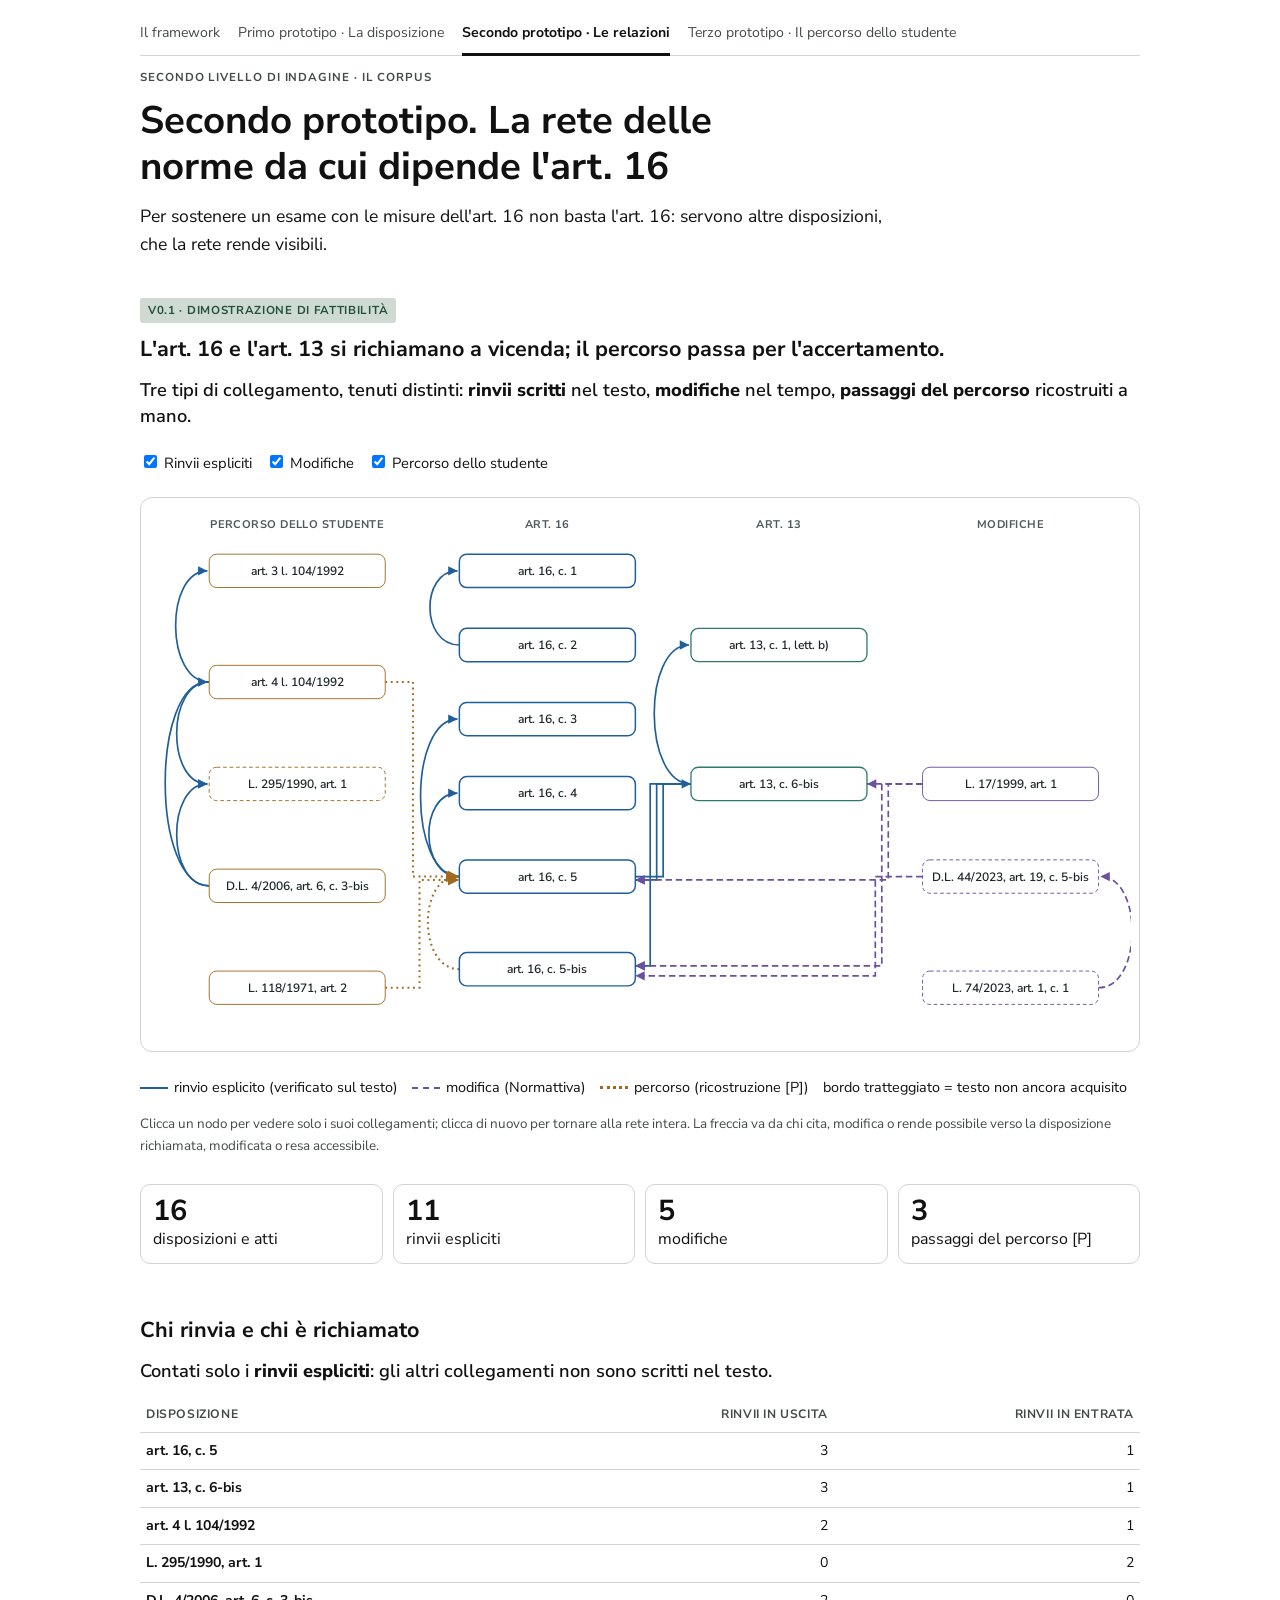
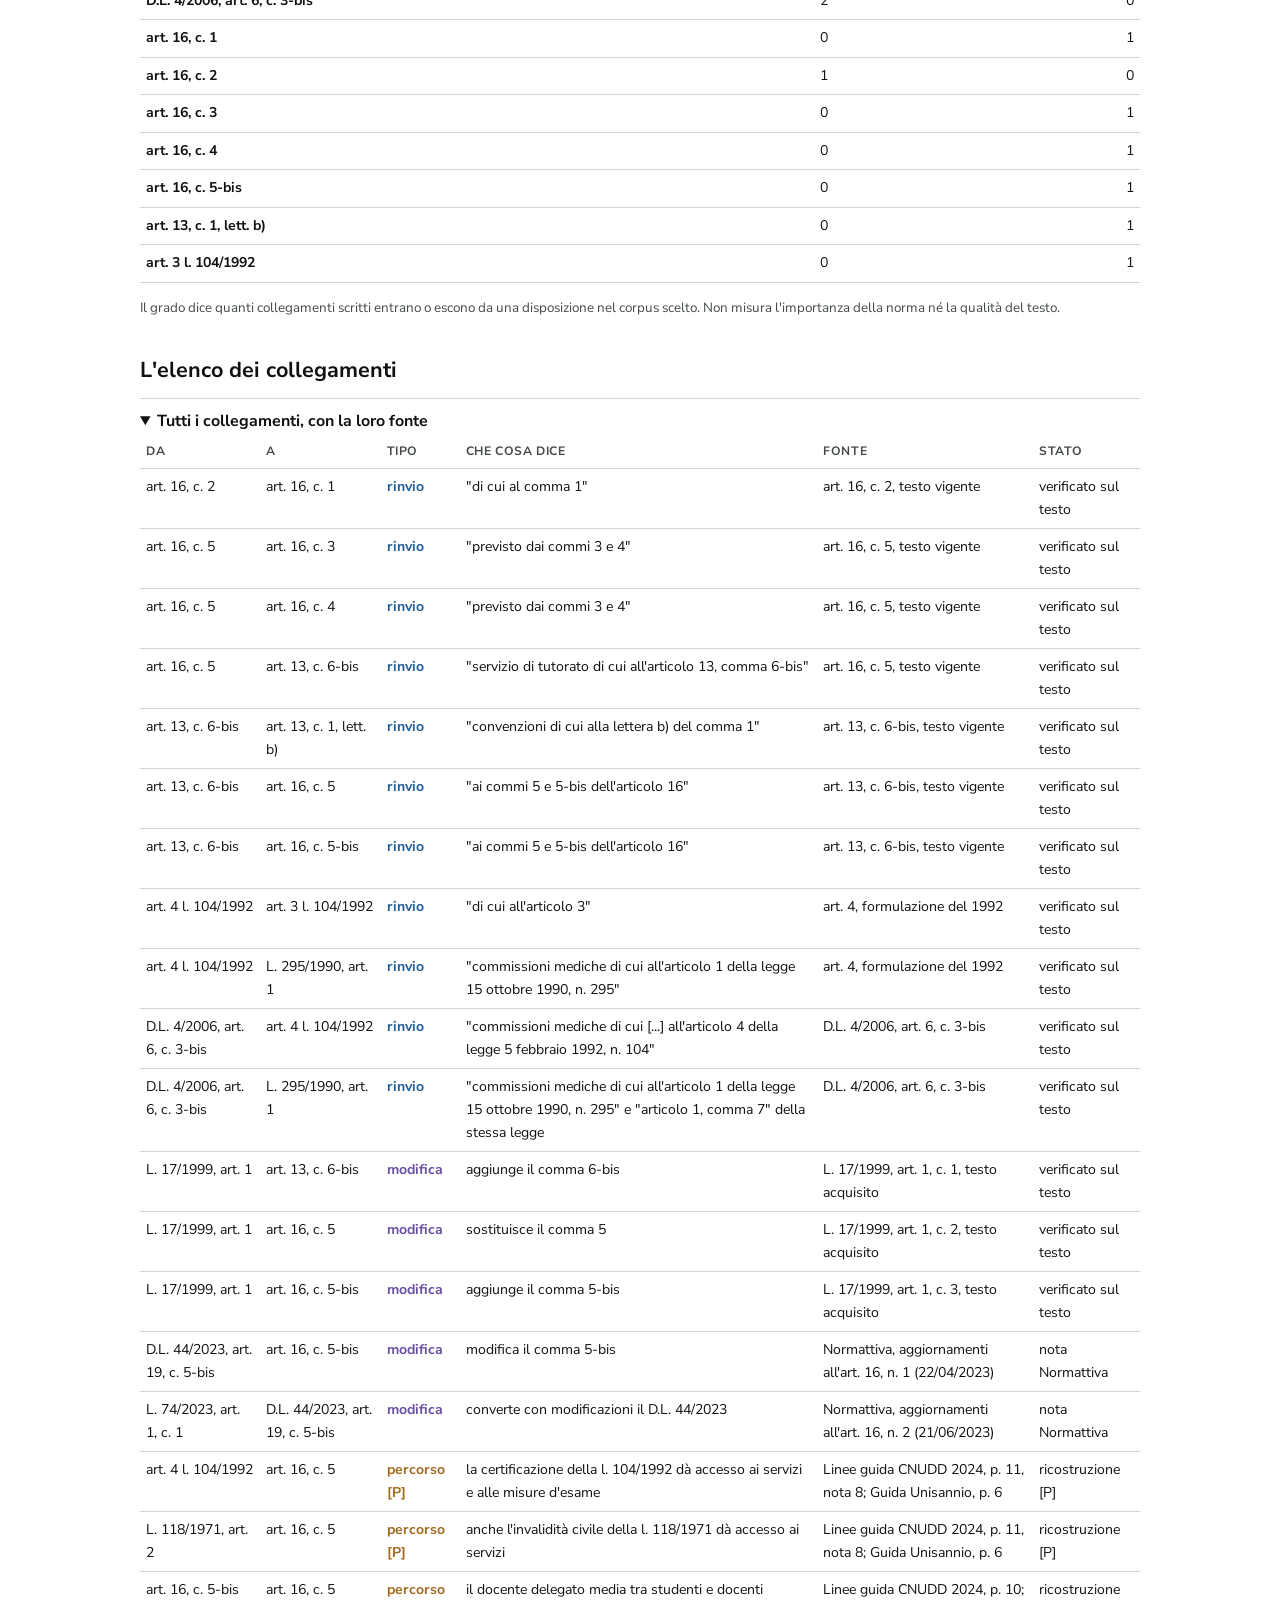
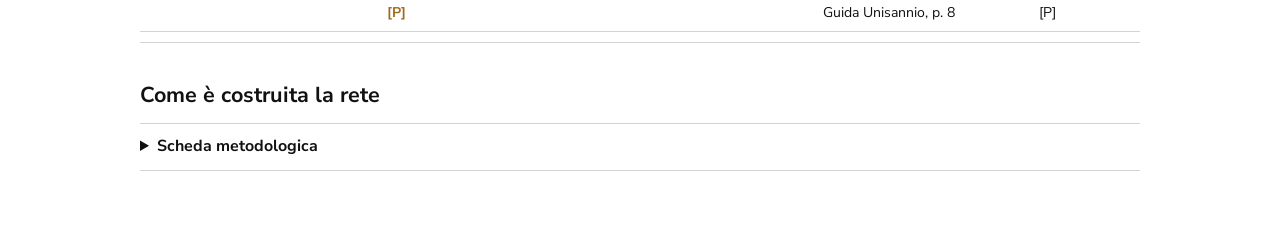
<file: relazioni/index.html>
<!doctype html>
<html lang="it">
<head>
<meta charset="utf-8">
<link rel="icon" href="../assets/icona.svg" type="image/svg+xml">
<meta name="viewport" content="width=device-width, initial-scale=1">
<title>Secondo prototipo · Le relazioni</title>
<link rel="stylesheet" href="https://fonts.googleapis.com/css2?family=Nunito+Sans:ital,wght@0,400;0,600;0,700;1,400&display=swap">
<link rel="stylesheet" href="../assets/base.css">
<style>
.rete-box { border: 1px solid var(--linea); border-radius: 12px; padding: 8px; overflow-x: auto; max-width: 100%; min-width: 0; }
section, .tab, section > *, details > * { min-width: 0; max-width: 100%; }
.rete-box svg { width: 100%; min-width: 720px; height: auto; display: block; }
.nodo rect { fill: #fff; stroke: #8a95a0; stroke-width: 1; }
.nodo.a16 rect { stroke: #1f5f99; stroke-width: 1.6; }
.nodo.a13 rect { stroke: #2b7a6b; stroke-width: 1.4; }
.nodo.mod rect { stroke: #6b4fa0; }
.nodo.perc rect { stroke: #a06a1f; }
.nodo.na rect { stroke-dasharray: 4 3; }
.nodo text { font: 600 13px "Nunito Sans", system-ui, sans-serif; fill: #1b2426; }
.nodo { cursor: pointer; }
.nodo.spento, .arco.spento { opacity: .15; }
.arco { fill: none; stroke-width: 1.8; }
.arco.rinvio { stroke: #1f5f99; }
.arco.modifica { stroke: #6b4fa0; stroke-dasharray: 7 4; }
.arco.percorso { stroke: #a06a1f; stroke-dasharray: 2 4; stroke-width: 2.2; }
.col-tit { font: 700 12px "Nunito Sans", system-ui, sans-serif; fill: #4d5a5d; letter-spacing: .04em; }
.leg { display: flex; flex-wrap: wrap; gap: 14px; font-size: .9rem; margin: 10px 0 0; }
.leg span { display: inline-flex; align-items: center; gap: 6px; }
.leg i { display: inline-block; width: 28px; border-top: 2px solid; }
.filtri { display: flex; flex-wrap: wrap; gap: 14px; margin: 8px 0; font-size: .92rem; }
.conti { display: grid; grid-template-columns: repeat(auto-fit, minmax(140px, 1fr)); gap: 10px; margin: 14px 0; }
.conti div { border: 1px solid var(--linea); border-radius: 10px; padding: 10px 12px; }
.conti b { display: block; font-size: 1.8rem; line-height: 1.1; }
table.t { width: 100%; border-collapse: collapse; font-size: .88rem; }
table.t th, table.t td { text-align: left; vertical-align: top; padding: 7px 6px; border-bottom: 1px solid var(--linea); }
table.t td.n, table.t th.n { text-align: right; font-variant-numeric: tabular-nums; }
.tab { overflow-x: auto; }
</style>
</head>
<body>
<div class="pagina">
<header class="testata">
  <nav class="nav" aria-label="Sezioni del sito">
    <a href="../index.html">Il framework</a>
    <a href="../testo/index.html">Primo prototipo · La disposizione</a>
    <a href="index.html" aria-current="page">Secondo prototipo · Le relazioni</a>
    <a href="../effetti/index.html">Terzo prototipo · Il percorso dello studente</a>
  </nav>
  <span class="etichetta">Secondo livello di indagine · Il corpus</span>
  <h1>Secondo prototipo. La rete delle norme da cui dipende l'art. 16</h1>
  <p class="sottotitolo">Per sostenere un esame con le misure dell'art. 16 non basta l'art. 16: servono altre disposizioni, che la rete rende visibili.</p>
</header>

<section aria-labelledby="t-rete">
  <span class="statuto progetto">v0.1 · dimostrazione di fattibilità</span>
  <h2 id="t-rete">L'art. 16 e l'art. 13 si richiamano a vicenda; il percorso passa per l'accertamento.</h2>
  <p class="tesi">Tre tipi di collegamento, tenuti distinti: <b>rinvii scritti</b> nel testo, <b>modifiche</b> nel tempo, <b>passaggi del percorso</b> ricostruiti a mano.</p>
  <div class="filtri" role="group" aria-label="Tipi di collegamento da mostrare">
    <label><input type="checkbox" data-tipo="rinvio" checked> Rinvii espliciti</label>
    <label><input type="checkbox" data-tipo="modifica" checked> Modifiche</label>
    <label><input type="checkbox" data-tipo="percorso" checked> Percorso dello studente</label>
  </div>
  <div class="rete-box"><svg id="rete" viewBox="0 0 1060 580" role="img" aria-label="Rete delle disposizioni collegate all'art. 16 della legge 104/1992"></svg></div>
  <div class="leg">
    <span><i style="border-color:#1f5f99"></i> rinvio esplicito (verificato sul testo)</span>
    <span><i style="border-color:#6b4fa0;border-top-style:dashed"></i> modifica (Normattiva)</span>
    <span><i style="border-color:#a06a1f;border-top-style:dotted;border-top-width:3px"></i> percorso (ricostruzione [P])</span>
    <span>bordo tratteggiato = testo non ancora acquisito</span>
  </div>
  <p class="nota">Clicca un nodo per vedere solo i suoi collegamenti; clicca di nuovo per tornare alla rete intera. La freccia va da chi cita, modifica o rende possibile verso la disposizione richiamata, modificata o resa accessibile.</p>
  <div class="conti" id="conti"></div>
</section>

<section aria-labelledby="t-gradi">
  <h2 id="t-gradi">Chi rinvia e chi è richiamato</h2>
  <p class="tesi">Contati solo i <b>rinvii espliciti</b>: gli altri collegamenti non sono scritti nel testo.</p>
  <div class="tab"><table class="t" id="gradi"></table></div>
  <p class="nota">Il grado dice quanti collegamenti scritti entrano o escono da una disposizione nel corpus scelto. Non misura l'importanza della norma né la qualità del testo.</p>
</section>

<section aria-labelledby="t-archi">
  <h2 id="t-archi">L'elenco dei collegamenti</h2>
  <details open><summary>Tutti i collegamenti, con la loro fonte</summary>
  <div class="tab"><table class="t" id="archi"></table></div>
  </details>
</section>

<section aria-labelledby="t-scheda">
  <h2 id="t-scheda">Come è costruita la rete</h2>
  <details><summary>Scheda metodologica</summary>
  <dl class="scheda">
    <dt>Domanda</dt><dd>Da quali disposizioni dipendono le misure d'esame dell'art. 16, e quali atti le hanno modificate?</dd>
    <dt>Unità di analisi</dt><dd>La disposizione (comma o lettera). Quando il testo non è ancora stato acquisito, l'articolo o l'atto (bordo tratteggiato).</dd>
    <dt>Nodi</dt><dd>I commi dell'art. 16; l'art. 13, comma 6-bis e comma 1, lettera b); gli artt. 3 e 4 della legge 104/1992; gli atti che modificano l'art. 16 e quelli che intervengono nel percorso dello studente.</dd>
    <dt>Archi</dt><dd><b>Rinvio</b>: riferimento esplicito nel testo vigente [F]. <b>Modifica</b>: un atto sostituisce, aggiunge o modifica una disposizione, secondo Normattiva [F]. <b>Percorso</b>: una norma è condizione o via d'accesso per un'altra nel percorso dello studente; è una ricostruzione manuale su fonti documentali [P].</dd>
    <dt>Fonte</dt><dd>[F] Nessi normativi espliciti: Fameli, Mercatali, Ragona, Tiscornia 2014, § 11.3.3, p. 220. [F] Riconoscimento automatico dei riferimenti come legimatica analitica: Mercatali 2011, pp. 46-47. [F] Modifiche: pannello "Aggiornamenti all'articolo" di Normattiva e testo della L. 17/1999. [P] Archi del percorso: Linee guida CNUDD 2024; Guida Unisannio ai servizi per disabilità e DSA; AIL, FAQ Diritti e agevolazioni.</dd>
    <dt>Procedura</dt><dd>I rinvii sono riconosciuti dal primo prototipo sui testi salvati e riletti a mano. Un test controlla che gli archi "rinvio" della rete coincidano con i rinvii estratti dai testi, dentro il perimetro.</dd>
    <dt>Perimetro</dt><dd>Testi vigenti al 22 novembre 2026. Restano fuori gli altri rinvii dell'art. 13 (cinque atti e l'art. 42) e quelli dell'art. 3: riguardano la scuola o altre tutele, non le misure d'esame all'università.</dd>
    <dt>Limiti</dt><dd>La rete descrive il corpus scelto, non il sistema giuridico. Il numero di collegamenti non misura qualità né complessità della legge. Gli archi del percorso sono interpretazioni, da sottoporre al relatore. Per gli artt. 3 e 4 la rete usa la formulazione del 1992, ancora applicata fuori dai territori della sperimentazione del d.lgs. 62/2024 fino al 31 dicembre 2026. Nel testo riformato l'art. 4 affida il riconoscimento all'INPS e non rinvia più alla l. 295/1990: dal 2027 l'arco 4 → l. 295/1990 andrà rivisto. L'art. 6, c. 3-bis, del D.L. 4/2006 è nel testo vigente al 25 novembre 2026, invariato dal 2006.</dd>
    <dt>Verifica</dt><dd>Test automatico (relazioni/test/test-rete.js): 11 rinvii dichiarati = 11 rinvii estratti dai testi degli artt. 4, 13 e 16 e dell'art. 6, c. 3-bis, D.L. 4/2006; ogni arco ha tipo, stato, evidenza e fonte.</dd>
  </dl>
  </details>
</section>
</div>
<script src="dati/rete.js"></script>
<script>
(function () {
  var R = window.RETE, NS = 'http://www.w3.org/2000/svg', svg = document.getElementById('rete');
  var NA = { 'l295': 1, 'dl44': 1, 'l74': 1 };
  var COL = { rinvio: '#1f5f99', modifica: '#6b4fa0', percorso: '#a06a1f' };
  var W = 190, H = 36, attivi = { rinvio: true, modifica: true, percorso: true }, scelto = null;
  function el(t, a, testo) { var e = document.createElementNS(NS, t); for (var k in a) e.setAttribute(k, a[k]); if (testo) e.textContent = testo; return e; }
  function esc(s) { return String(s).replace(/[&<>"]/g, function (c) { return { '&': '&amp;', '<': '&lt;', '>': '&gt;', '"': '&quot;' }[c]; }); }
  var nodo = {}; R.nodi.forEach(function (n) { nodo[n.id] = n; });

  var defs = el('defs', {});
  Object.keys(COL).forEach(function (t) {
    var m = el('marker', { id: 'fr-' + t, viewBox: '0 0 10 10', refX: 9, refY: 5, markerWidth: 7, markerHeight: 7, orient: 'auto-start-reverse' });
    m.appendChild(el('path', { d: 'M1 1L9 5L1 9z', fill: COL[t] })); defs.appendChild(m);
  });
  svg.appendChild(defs);
  [['Percorso dello studente', 160], ['Art. 16', 430], ['Art. 13', 680], ['Modifiche', 930]].forEach(function (c) {
    svg.appendChild(el('text', { x: c[1], y: 24, 'text-anchor': 'middle', class: 'col-tit' }, c[0].toUpperCase()));
  });

  var gArchi = el('g', {}), gNodi = el('g', {});
  svg.appendChild(gArchi); svg.appendChild(gNodi);
  var corsie = {};
  var archiEl = R.archi.map(function (e) {
    var a = nodo[e.da], b = nodo[e.a], d;
    if (a.x === b.x) { // stessa colonna: arco curvo all'esterno della colonna
      var lato = a.gruppo === 'mod' ? 1 : -1, x0 = a.x + lato * W / 2, off = 30 + Math.abs(a.y - b.y) * 0.15;
      d = 'M' + x0 + ' ' + a.y + ' C' + (x0 + lato * off) + ' ' + a.y + ' ' + (x0 + lato * off) + ' ' + b.y + ' ' + (x0 + lato * 2) + ' ' + b.y;
    } else { // percorso ortogonale: corsia nello spazio fra le colonne, accanto all'origine
      var dir = b.x > a.x ? 1 : -1, x1 = a.x + dir * W / 2, x2 = b.x - dir * W / 2;
      var base = a.x + dir * (W / 2 + 30), k = (corsie[base] = (corsie[base] || 0) + 1) - 1, lane = base + dir * k * 7;
      var y2 = b.y + (k % 2 ? 6 : -6) * Math.ceil(k / 2) * 0.6;
      d = 'M' + x1 + ' ' + a.y + ' H' + lane + ' V' + y2 + ' H' + x2;
    }
    var path = el('path', { d: d, class: 'arco ' + e.tipo, 'marker-end': 'url(#fr-' + e.tipo + ')' });
    path.appendChild(el('title', {}, e.tipo + ': ' + a.etichetta + ' → ' + b.etichetta + ' · ' + e.evidenza));
    gArchi.appendChild(path); return { e: e, el: path };
  });
  var nodiEl = R.nodi.map(function (n) {
    var g = el('g', { class: 'nodo ' + n.gruppo + (NA[n.id] ? ' na' : ''), tabindex: 0, role: 'button', 'aria-label': n.etichetta });
    g.appendChild(el('rect', { x: n.x - W / 2, y: n.y - H / 2, width: W, height: H, rx: 8 }));
    g.appendChild(el('text', { x: n.x, y: n.y + 4.5, 'text-anchor': 'middle' }, n.etichetta));
    function sel() { scelto = scelto === n.id ? null : n.id; aggiorna(); }
    g.addEventListener('click', sel); g.addEventListener('keydown', function (ev) { if (ev.key === 'Enter' || ev.key === ' ') { ev.preventDefault(); sel(); } });
    gNodi.appendChild(g); return { n: n, el: g };
  });
  function aggiorna() {
    var vicini = {};
    archiEl.forEach(function (x) {
      var vis = attivi[x.e.tipo] && (!scelto || x.e.da === scelto || x.e.a === scelto);
      x.el.style.display = attivi[x.e.tipo] ? '' : 'none';
      x.el.classList.toggle('spento', !vis);
      if (vis && scelto) { vicini[x.e.da] = 1; vicini[x.e.a] = 1; }
    });
    nodiEl.forEach(function (x) { x.el.classList.toggle('spento', !!scelto && !vicini[x.n.id] && x.n.id !== scelto); });
  }
  document.querySelectorAll('[data-tipo]').forEach(function (c) { c.addEventListener('change', function () { attivi[c.dataset.tipo] = c.checked; aggiorna(); }); });

  // conteggi
  var per = { rinvio: 0, modifica: 0, percorso: 0 }; R.archi.forEach(function (e) { per[e.tipo]++; });
  document.getElementById('conti').innerHTML =
    '<div><b>' + R.nodi.length + '</b>disposizioni e atti</div>' +
    '<div><b>' + per.rinvio + '</b>rinvii espliciti</div>' +
    '<div><b>' + per.modifica + '</b>modifiche</div>' +
    '<div><b>' + per.percorso + '</b>passaggi del percorso [P]</div>';

  // gradi sui soli rinvii espliciti
  var g = {}; R.nodi.forEach(function (n) { g[n.id] = { ent: 0, usc: 0 }; });
  R.archi.filter(function (e) { return e.tipo === 'rinvio'; }).forEach(function (e) { g[e.da].usc++; g[e.a].ent++; });
  var righe = R.nodi.filter(function (n) { return g[n.id].ent || g[n.id].usc; })
    .sort(function (a, b) { return (g[b.id].ent + g[b.id].usc) - (g[a.id].ent + g[a.id].usc); })
    .map(function (n) { return '<tr><th>' + esc(n.etichetta) + '</th><td class="n">' + g[n.id].usc + '</td><td class="n">' + g[n.id].ent + '</td></tr>'; });
  document.getElementById('gradi').innerHTML = '<thead><tr><th>Disposizione</th><th class="n">Rinvii in uscita</th><th class="n">Rinvii in entrata</th></tr></thead><tbody>' + righe.join('') + '</tbody>';

  // elenco degli archi
  var NOMI = { rinvio: 'rinvio', modifica: 'modifica', percorso: 'percorso [P]' };
  document.getElementById('archi').innerHTML = '<thead><tr><th>Da</th><th>A</th><th>Tipo</th><th>Che cosa dice</th><th>Fonte</th><th>Stato</th></tr></thead><tbody>' +
    R.archi.map(function (e) {
      return '<tr><td>' + esc(nodo[e.da].etichetta) + '</td><td>' + esc(nodo[e.a].etichetta) + '</td><td style="color:' + COL[e.tipo] + ';font-weight:700">' + NOMI[e.tipo] + '</td><td>' + esc(e.evidenza) + '</td><td>' + esc(e.fonte) + '</td><td>' + esc(e.stato) + '</td></tr>';
    }).join('') + '</tbody>';
})();
</script>
</body>
</html>
</file>
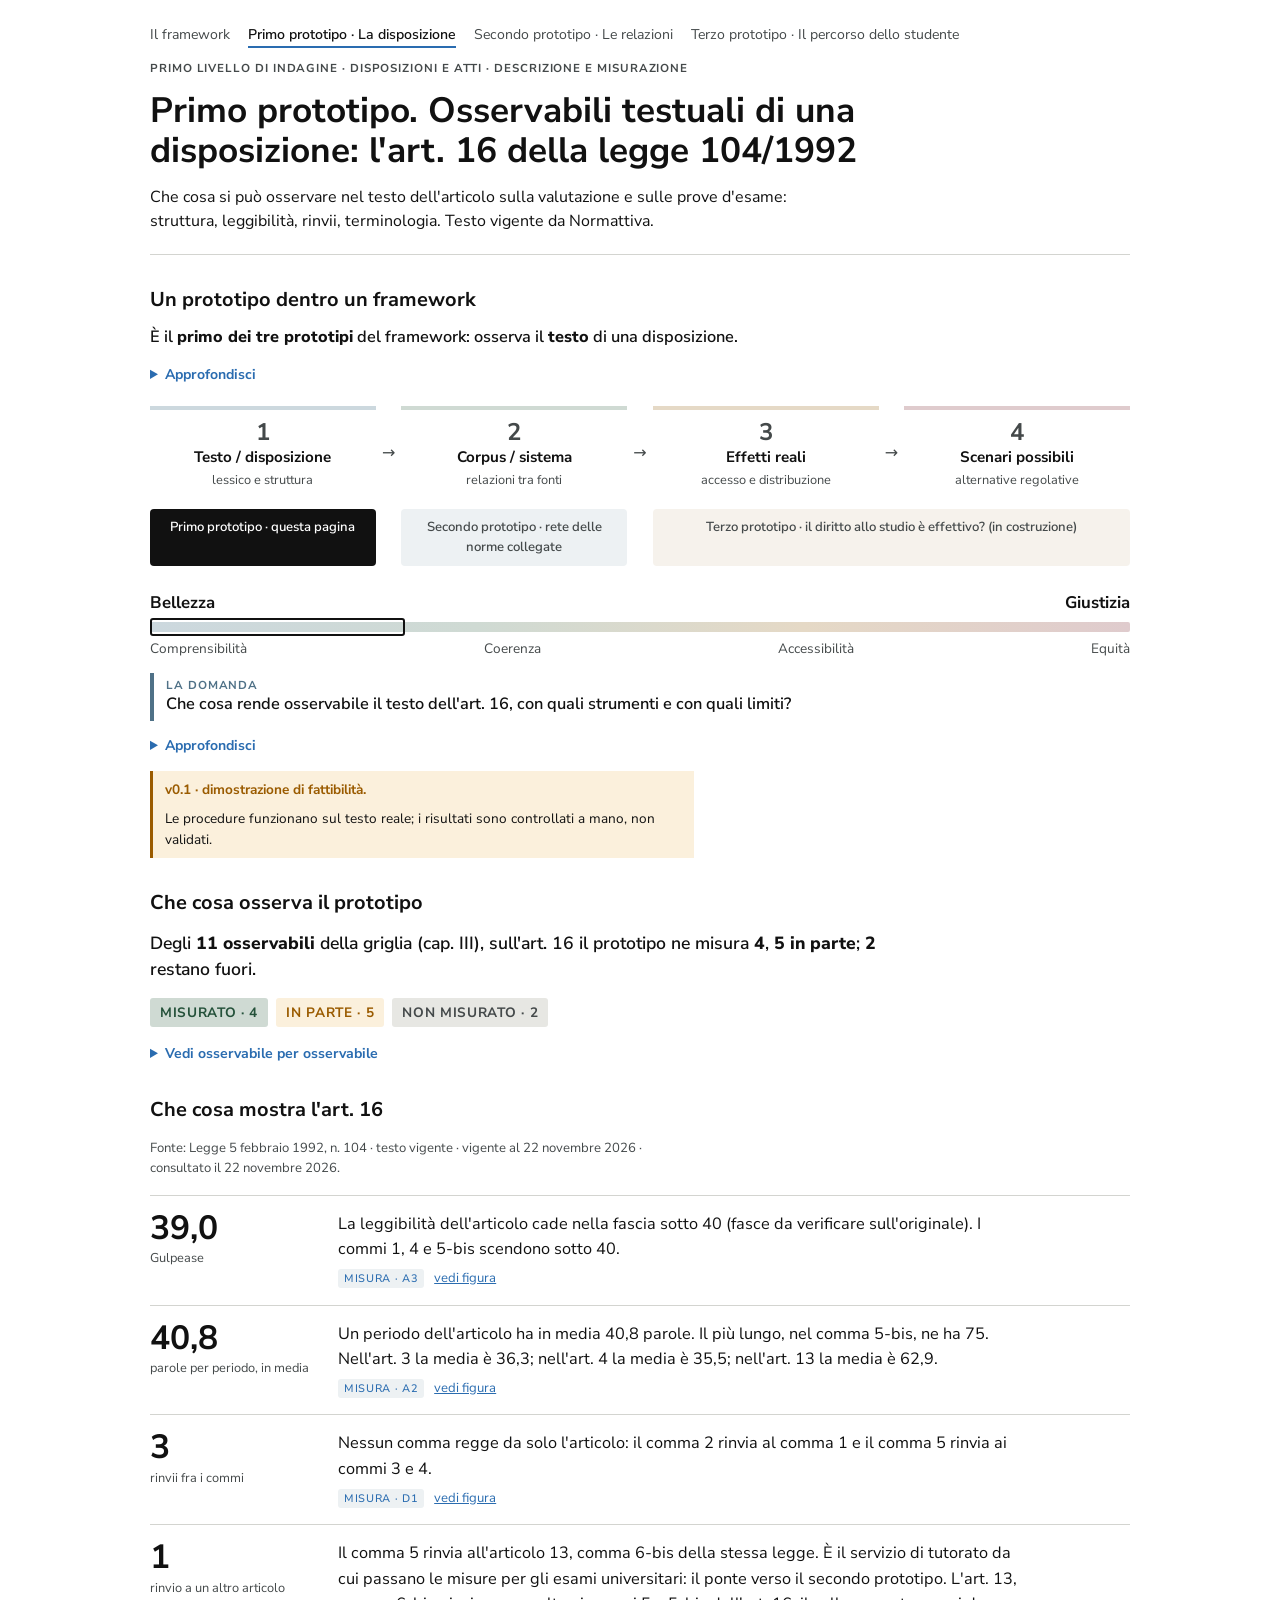
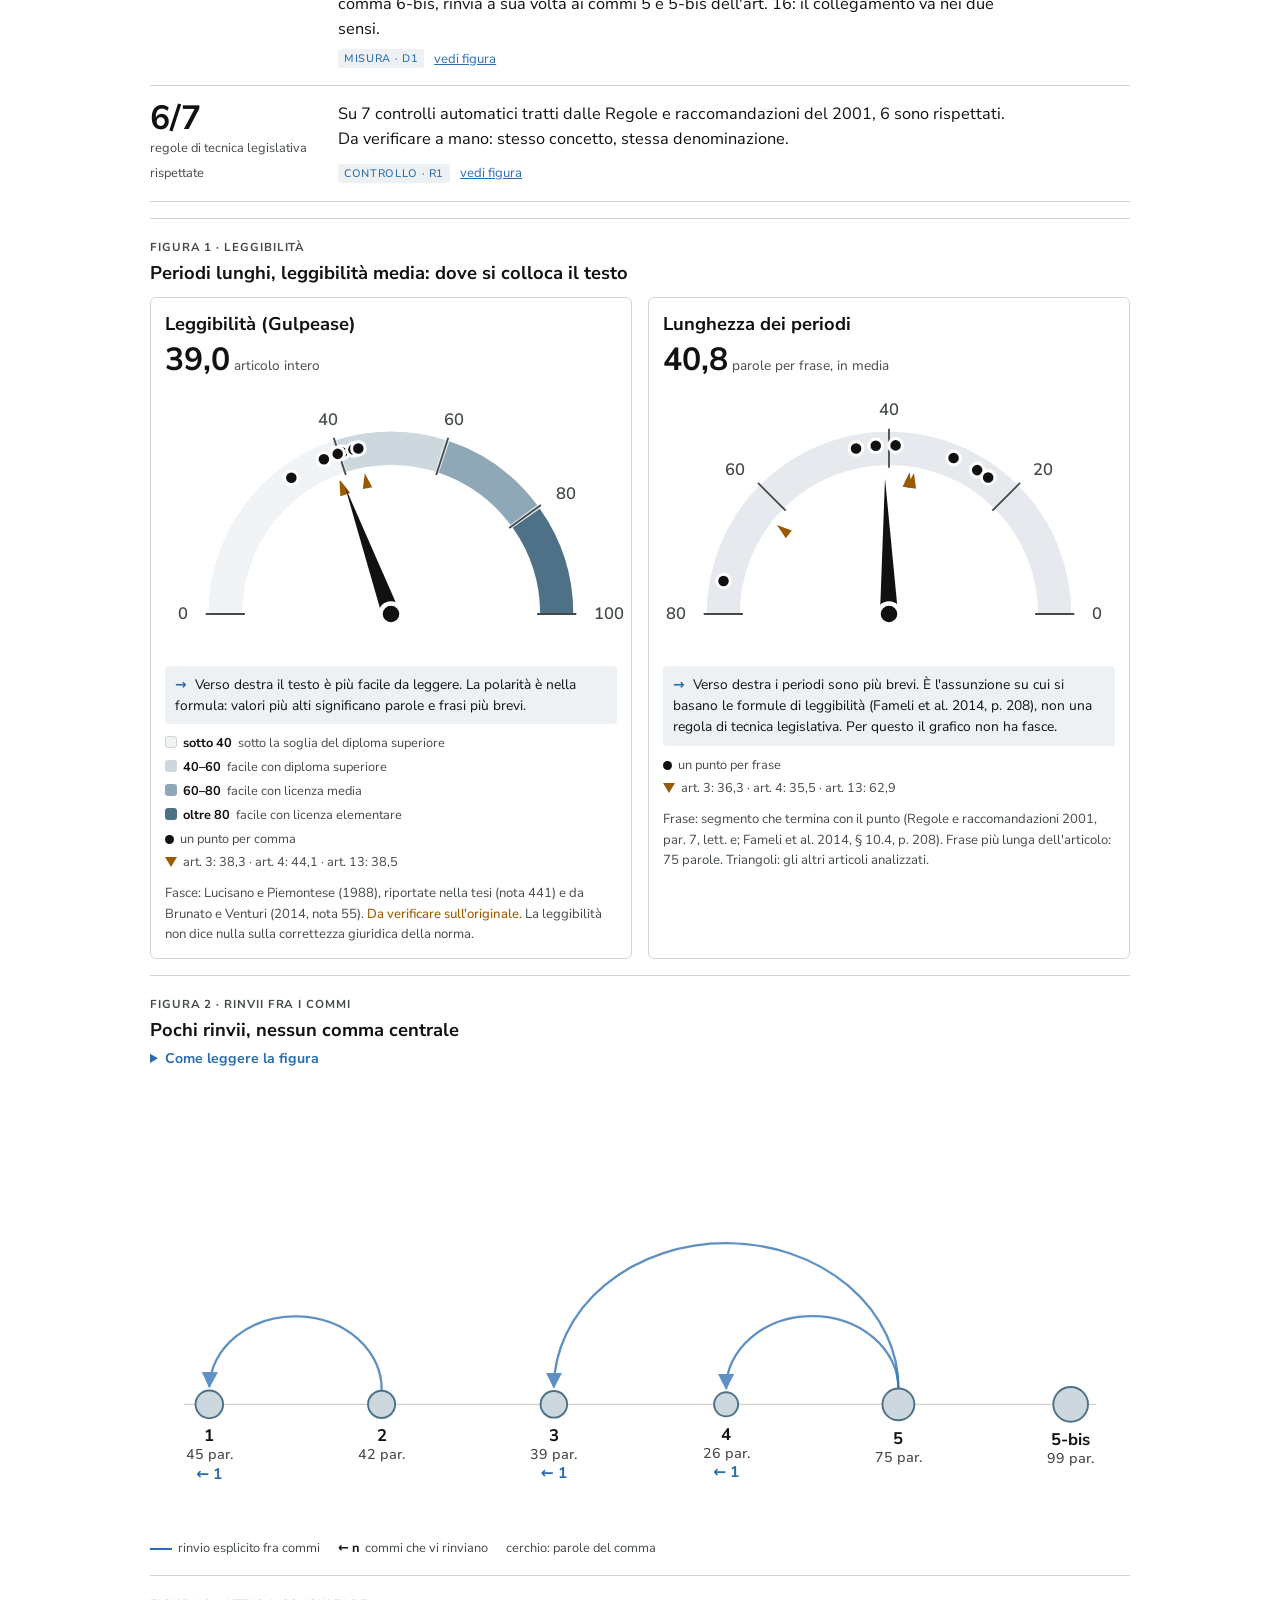
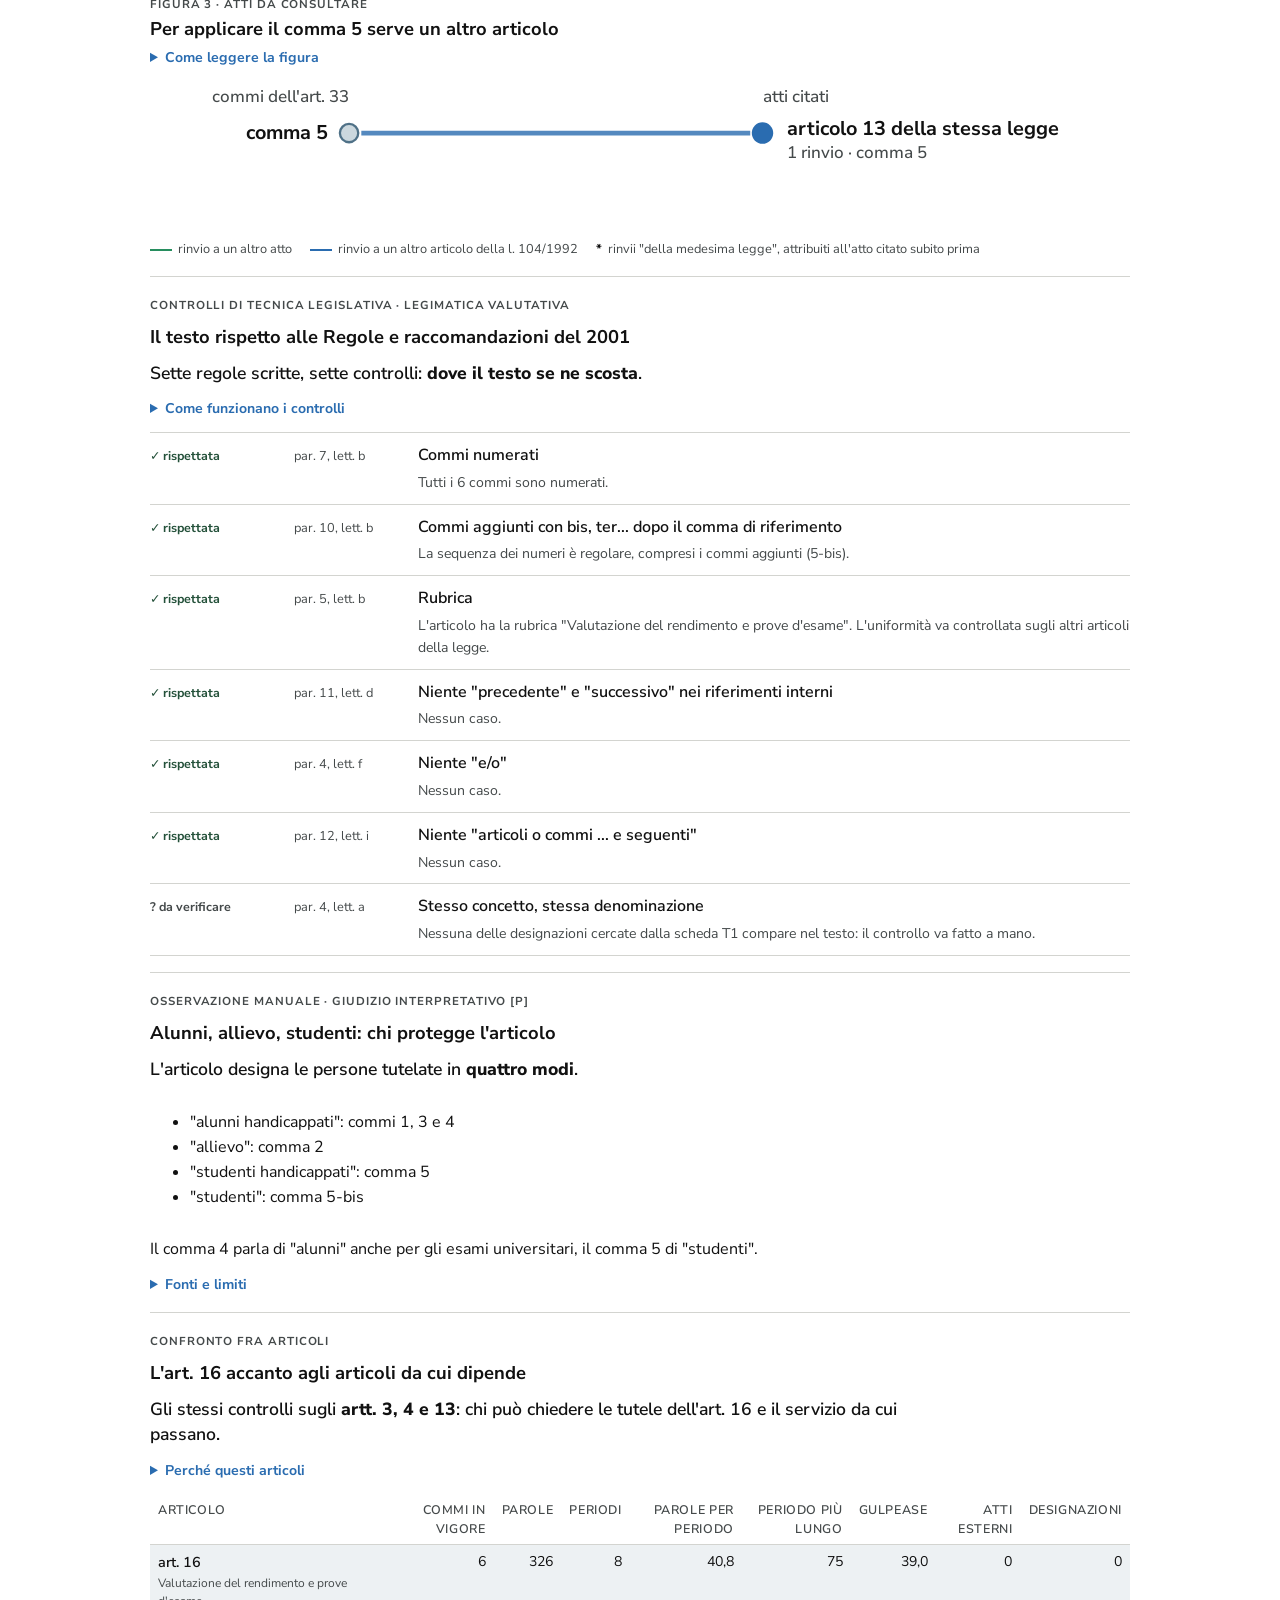
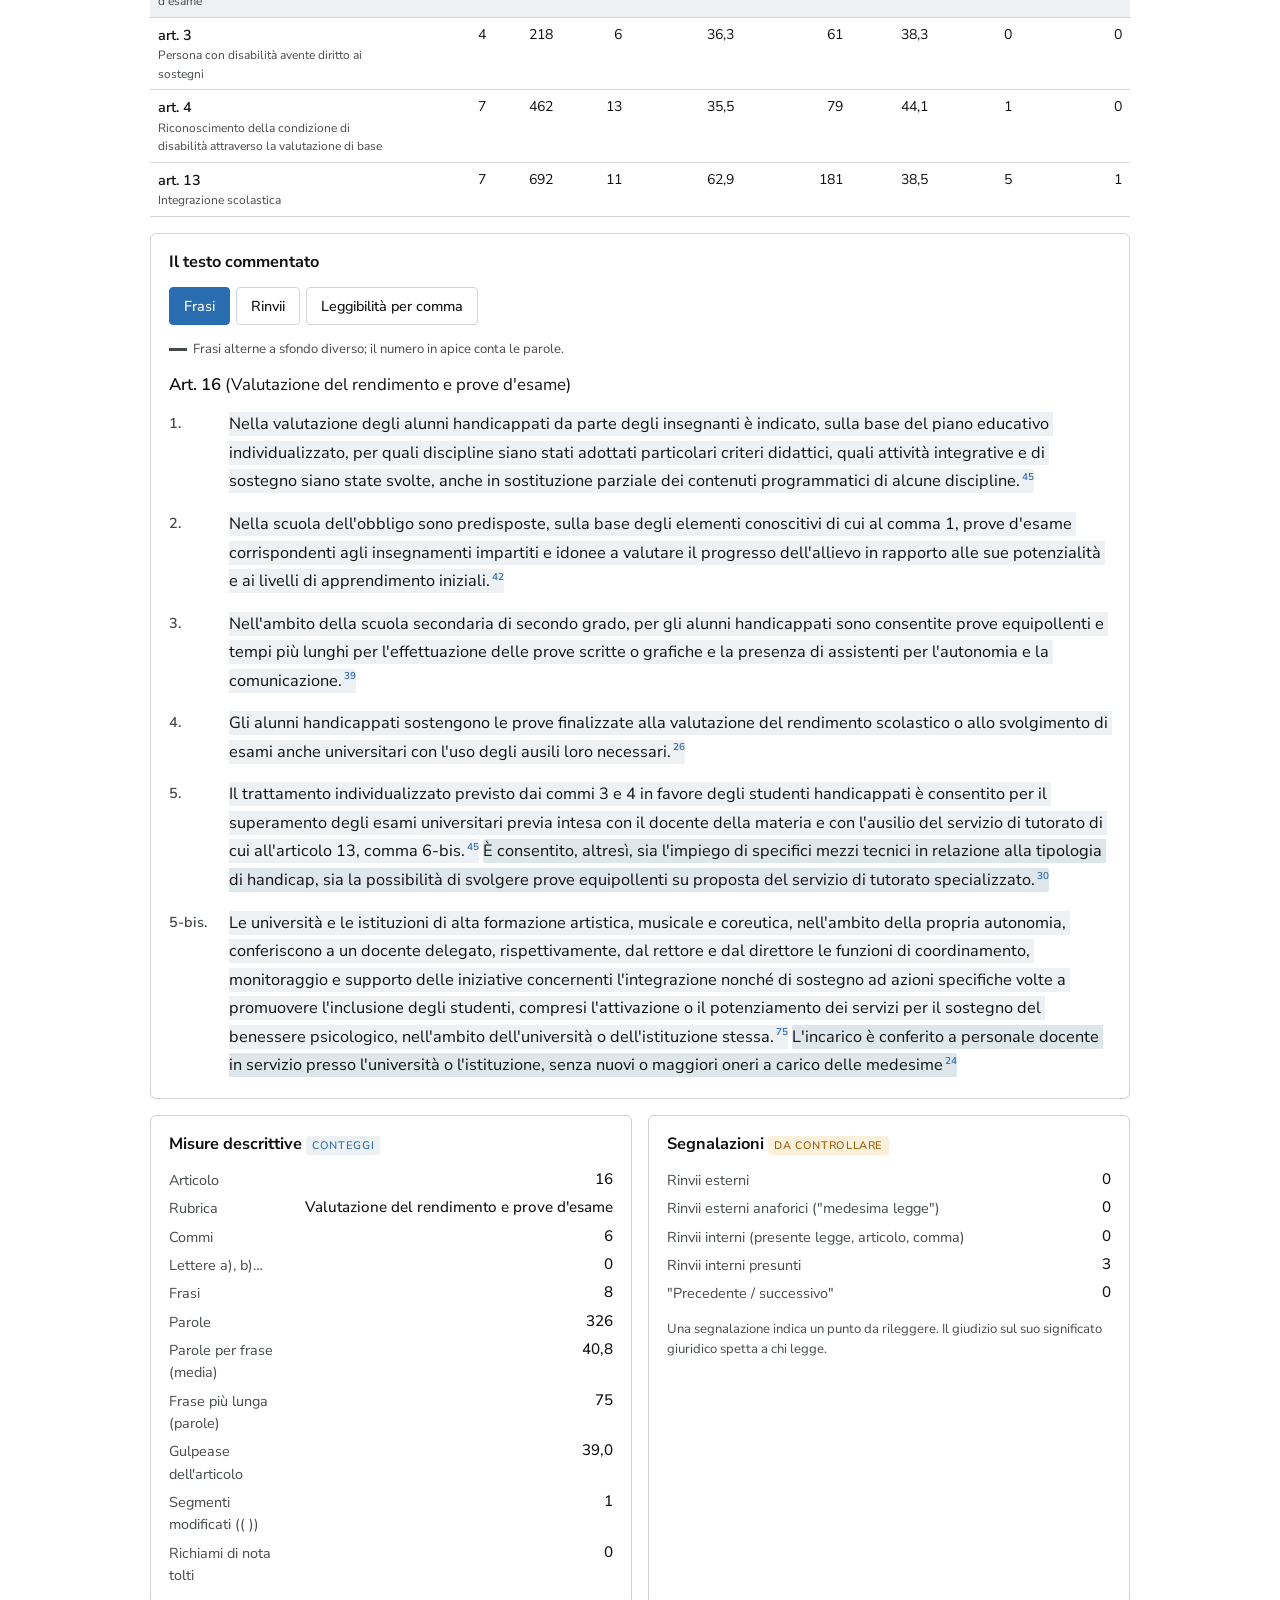
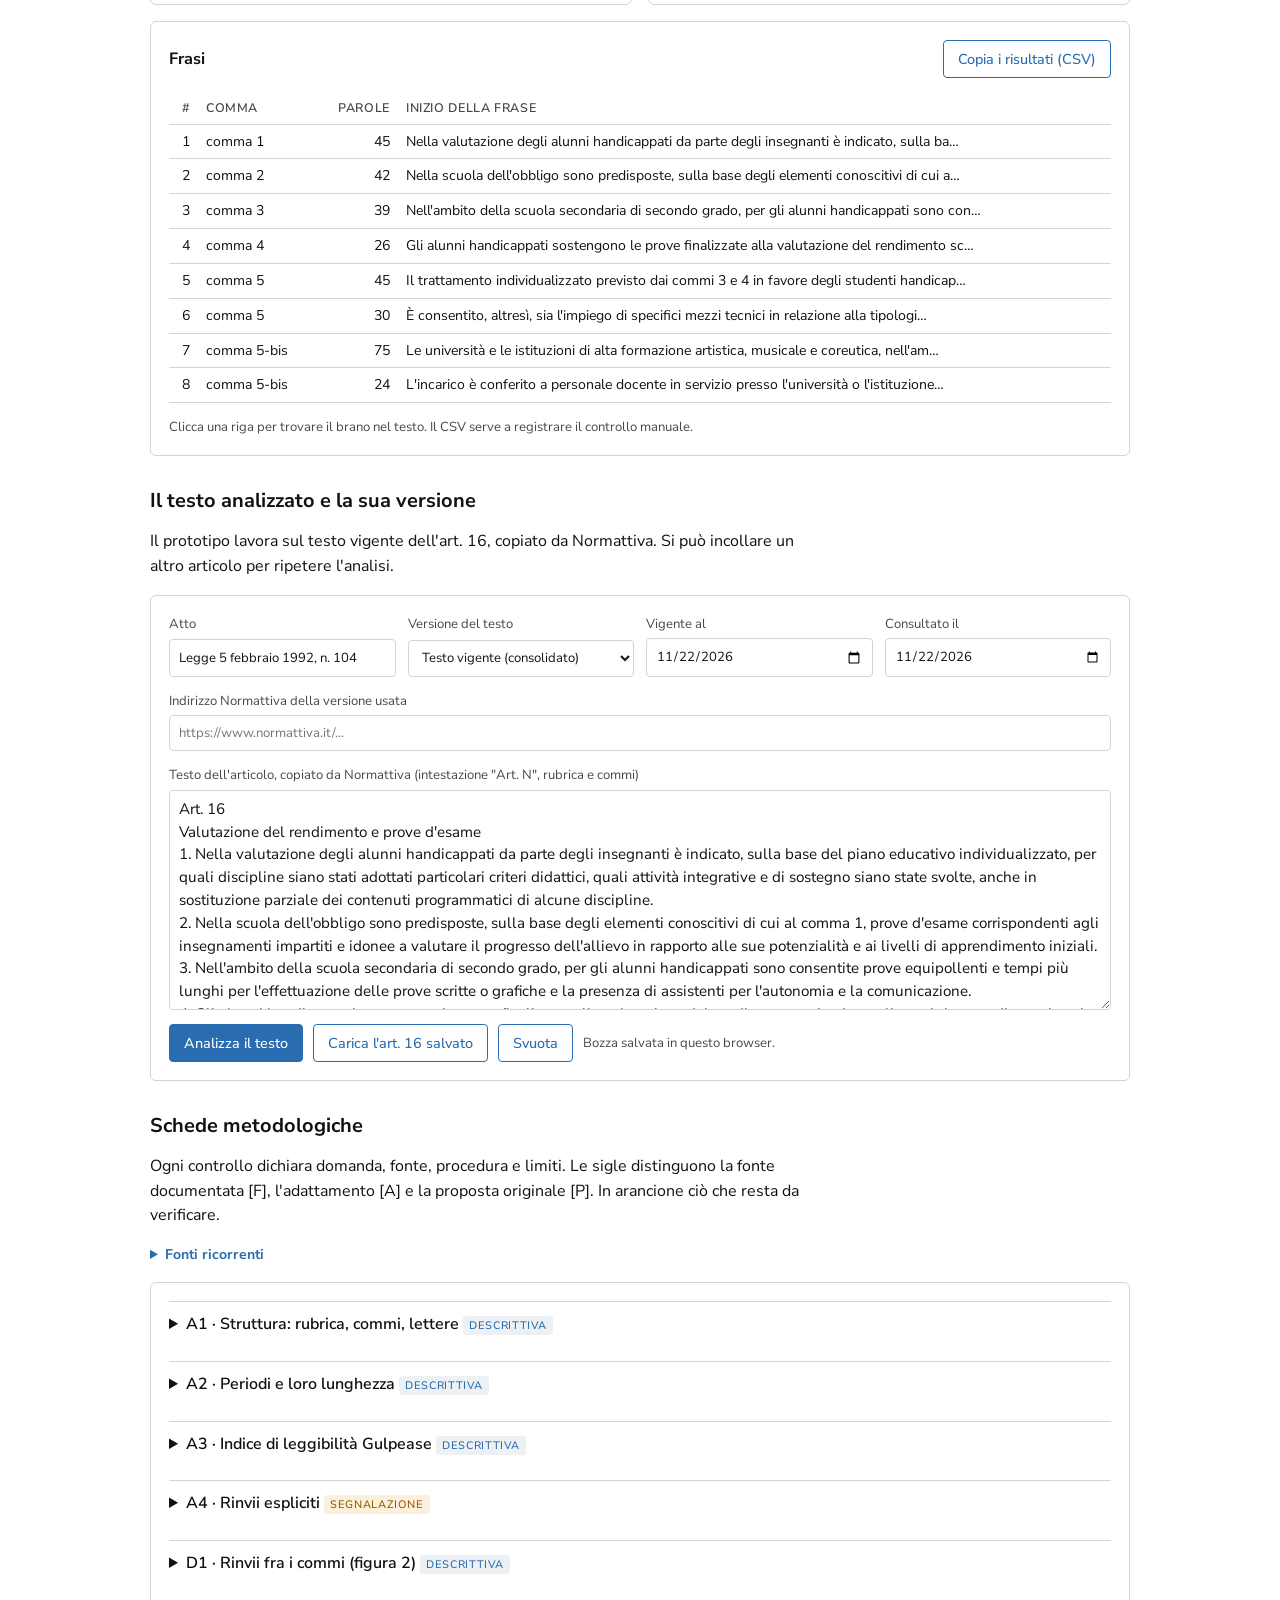
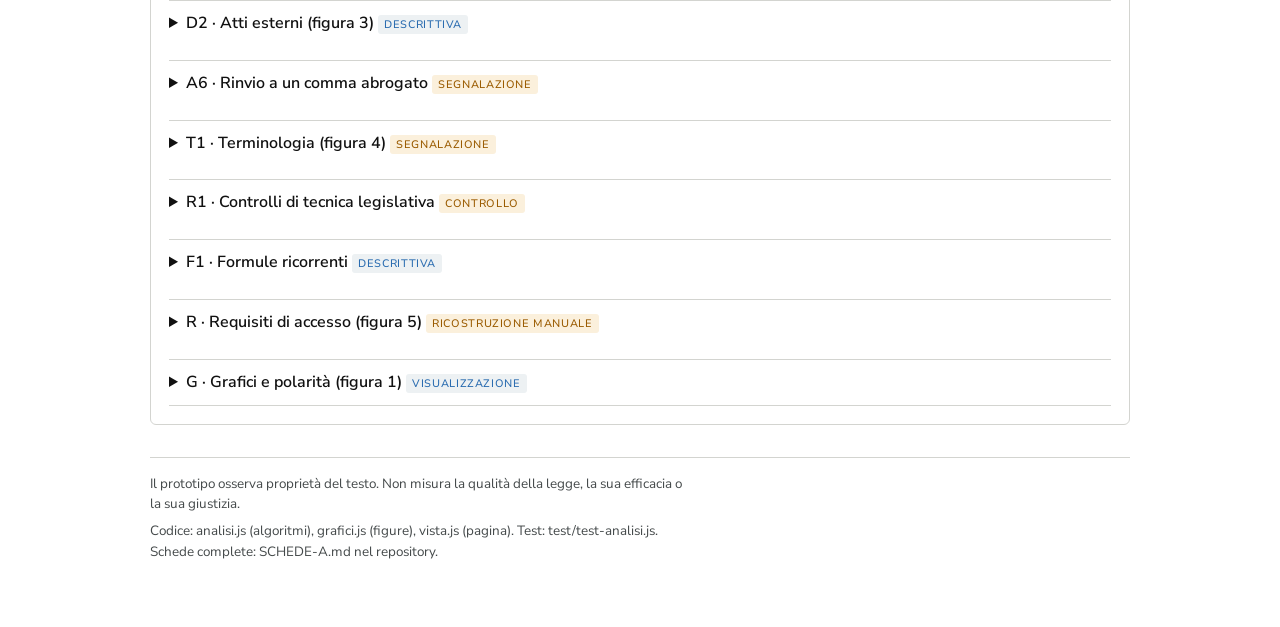
<file: testo/index.html>
<!doctype html>
<html lang="it">
<head>
<meta charset="utf-8">
<link rel="icon" href="../assets/icona.svg" type="image/svg+xml">
<meta name="viewport" content="width=device-width, initial-scale=1, viewport-fit=cover">
<title>Primo prototipo · La disposizione</title>
<meta name="claude:viewport-fit-sides" content="cover">
<link rel="preconnect" href="https://fonts.googleapis.com">
<link rel="stylesheet" href="https://fonts.googleapis.com/css2?family=Nunito+Sans:ital,wght@0,400;0,600;0,700;1,400&display=swap">
<link rel="stylesheet" href="stile.css">
</head>
<body>
<div class="pagina">

<header class="testata">
  <nav class="nav" aria-label="Sezioni del sito">
    <a href="../index.html">Il framework</a>
    <a href="index.html" aria-current="page">Primo prototipo · La disposizione</a>
    <a href="../relazioni/index.html">Secondo prototipo · Le relazioni</a>
    <a href="../effetti/index.html">Terzo prototipo · Il percorso dello studente</a>
  </nav>
  <span class="etichetta">Primo livello di indagine · Disposizioni e atti · Descrizione e misurazione</span>
  <h1>Primo prototipo. Osservabili testuali di una disposizione: l'art. 16 della legge 104/1992</h1>
  <p class="sottotitolo">Che cosa si può osservare nel testo dell'articolo sulla valutazione e sulle prove d'esame: struttura, leggibilità, rinvii, terminologia. Testo vigente da Normattiva.</p>
</header>

<section class="apertura" aria-labelledby="t-framework">
  <h2 id="t-framework">Un prototipo dentro un framework</h2>
  <p class="tesi">È il <b>primo dei tre prototipi</b> del framework: osserva il <b>testo</b> di una disposizione.</p>
  <details class="altro"><summary>Approfondisci</summary>
  <p>Questo prototipo fa parte del <b>framework per la costruzione computazionale degli osservabili giuridici</b> proposto nella tesi. Il framework non è un metodo unico: mette in relazione un oggetto giuridico, una domanda conoscitiva, un'operazione che trasforma l'oggetto in dati e una tecnica che rende visibile una proprietà di quei dati.</p>
  <p>Il modello teorico distingue quattro livelli di indagine, dalla singola disposizione agli scenari possibili. Tre prototipi li rendono operativi sulla legge 104/1992, con un caso comune: il diritto allo studio degli studenti con malattia oncologica o con disabilità, a partire dall'art. 16. Ogni livello incorpora i precedenti. Per costruire la rete dei rinvii bisogna prima riconoscerli nel testo, e per osservare se una tutela arriva bisogna conoscere le norme che la prevedono.</p>
  </details>

  <div class="livelli" role="img" aria-label="Tre prototipi per quattro livelli di indagine; questo è il primo">
    <div class="lv disp"><span class="lv-n">1</span><b>Testo / disposizione</b><small>lessico e struttura</small></div>
    <div class="lv-freccia" aria-hidden="true">→</div>
    <div class="lv corp"><span class="lv-n">2</span><b>Corpus / sistema</b><small>relazioni tra fonti</small></div>
    <div class="lv-freccia" aria-hidden="true">→</div>
    <div class="lv eff"><span class="lv-n">3</span><b>Effetti reali</b><small>accesso e distribuzione</small></div>
    <div class="lv-freccia" aria-hidden="true">→</div>
    <div class="lv sim"><span class="lv-n">4</span><b>Scenari possibili</b><small>alternative regolative</small></div>

    <div class="pr p1 attivo">Primo prototipo · questa pagina</div>
    <a class="pr p2" href="../relazioni/index.html">Secondo prototipo · rete delle norme collegate</a>
    <a class="pr p3" href="../effetti/index.html">Terzo prototipo · il diritto allo studio è effettivo? (in costruzione)</a>
  </div>

  <div class="continuum">
    <div class="c-poli"><b>Bellezza</b><b>Giustizia</b></div>
    <div class="c-barra"><span class="c-qui" style="left:0;width:26%"></span></div>
    <div class="c-criteri"><span>Comprensibilità</span><span>Coerenza</span><span>Accessibilità</span><span>Equità</span></div>
  </div>
  <p class="tesi domanda"><span>La domanda</span> Che cosa rende osservabile il testo dell'art. 16, con quali strumenti e con quali limiti?</p>
  <details class="altro"><summary>Approfondisci</summary>
  <p>Il primo prototipo lavora vicino al polo della comprensibilità. Risponde a una domanda circoscritta: <b>che cosa rende osservabile il testo dell'art. 16, con quali strumenti e con quali limiti?</b> I risultati descrivono il testo e segnalano punti da rileggere. Il giudizio di giustizia richiede dati sugli effetti e un criterio normativo esplicito: è il compito del <a href="../effetti/">terzo prototipo</a>.</p>
  </details>
  <div class="stato"><strong>v0.1 · dimostrazione di fattibilità.</strong> Le procedure funzionano sul testo reale; i risultati sono controllati a mano, non validati.</div>
</section>

<section aria-labelledby="t-copertura">
  <h2 id="t-copertura">Che cosa osserva il prototipo</h2>
  <p class="tesi">Degli <b>11 osservabili</b> della griglia (cap. III), sull'art. 16 il prototipo ne misura <b>4</b>, <b>5 in parte</b>; <b>2</b> restano fuori.</p>
  <div class="conta-cop" aria-hidden="true"><span class="st si">misurato · 4</span><span class="st parz">in parte · 5</span><span class="st no">non misurato · 2</span></div>
  <details class="altro"><summary>Vedi osservabile per osservabile</summary>
  <p>La griglia della tesi (cap. III) elenca gli osservabili del primo livello. La tabella dice, per ciascuno, che cosa il prototipo misura davvero.</p>
  <div class="tabella">
  <table class="copertura">
    <thead><tr><th>Osservabile (griglia, cap. III)</th><th>Stato</th><th>Come, nel prototipo</th></tr></thead>
    <tbody>
      <tr><th>Leggibilità</th><td><span class="st si">misurato</span></td><td>Indice Gulpease per comma e per articolo (A3, figura 1)</td></tr>
      <tr><th>Complessità sintattica</th><td><span class="st parz">in parte</span></td><td>Lunghezza dei periodi (A2). Subordinate e costrutti richiedono un parser: non misurati</td></tr>
      <tr><th>Complessità lessicale</th><td><span class="st no">non misurato</span></td><td>Servirebbe il Nuovo vocabolario di base o un modello come READ-IT (Brunato e Venturi 2014), non disponibili nel prototipo</td></tr>
      <tr><th>Chiarezza</th><td><span class="st parz">in parte</span></td><td>Solo attraverso indicatori indiretti: leggibilità, terminologia, rinvii</td></tr>
      <tr><th>Ambiguità</th><td><span class="st parz">in parte</span></td><td>Solo il segnale formale "e/o" (R1). L'ambiguità semantica richiede interpretazione</td></tr>
      <tr><th>Struttura e partizioni</th><td><span class="st si">misurato</span></td><td>Rubrica, commi, lettere, commi aggiunti e abrogati (A1)</td></tr>
      <tr><th>Terminologia</th><td><span class="st parz">in parte</span></td><td>Formule ricorrenti (F1). Le designazioni cercate da T1 sono quelle dell'art. 33: nell'art. 16 la terminologia è riletta a mano (osservazione manuale)</td></tr>
      <tr><th>Rinvii interni</th><td><span class="st si">misurato</span></td><td>Rinvii fra commi e ad altri articoli (A4, D1, figura 2); rinvii esterni come ponte al secondo prototipo (D2, figura 3)</td></tr>
      <tr><th>Regolarità formale</th><td><span class="st si">misurato</span></td><td>Sette controlli tratti dalle Regole e raccomandazioni del 2001 (R1) e rinvio a comma abrogato (A6)</td></tr>
      <tr><th>Marcatura XML</th><td><span class="st no">non fatto</span></td><td>Il riconoscimento di commi e rinvii è il primo passo; la marcatura secondo lo standard Normeinrete resta fuori dalla v1</td></tr>
      <tr><th>Confronto fra atti e versioni</th><td><span class="st parz">in parte</span></td><td>Confronto fra articoli della stessa legge (tabella in fondo ai risultati). Confronto fra versioni: servono i testi storici</td></tr>
    </tbody>
  </table>
  </div>
  </details>
</section>

<section id="risultati" hidden aria-labelledby="t-ris">
  <h2 id="t-ris">Che cosa mostra l'art. 16</h2>
  <p class="nota" id="r-fonte"></p>
  <ol class="reperti" id="reperti"></ol>

  <figure class="figura" id="fig-1">
    <figcaption><span class="etichetta">Figura 1 · Leggibilità</span><h3>Periodi lunghi, leggibilità media: dove si colloca il testo</h3></figcaption>
    <div class="pannelli" id="grafici"></div>
  </figure>

  <figure class="figura" id="fig-2">
    <figcaption><span class="etichetta">Figura 2 · Rinvii fra i commi</span><h3 id="t-fig2">I rinvii fra i commi</h3>
    <details class="altro"><summary>Come leggere la figura</summary><p>Ogni arco è un rinvio esplicito da un comma a un altro: la freccia punta al comma richiamato. Sotto ogni comma, il numero di parole (anche la grandezza del cerchio) e, in blu, quanti commi vi rinviano.</p></details></figcaption>
    <div class="diagramma" id="fig-commi"></div>
    <div class="g-legenda in-riga" id="leg-commi"></div>
  </figure>

  <figure class="figura" id="fig-3">
    <figcaption><span class="etichetta">Figura 3 · Atti da consultare</span><h3 id="t-fig3">Per leggere l'articolo per intero servono altri atti</h3>
    <details class="altro"><summary>Come leggere la figura</summary><p>A sinistra i commi che rinviano fuori dall'articolo, a destra gli atti citati. Lo spessore della linea conta i rinvii; il totale è scritto sotto ogni atto.</p></details></figcaption>
    <div class="diagramma" id="fig-atti"></div>
    <div class="g-legenda in-riga" id="leg-atti"></div>
  </figure>

  <figure class="figura" id="fig-4">
    <figcaption><span class="etichetta">Figura 4 · Terminologia</span><h3>Due strati di lessico nello stesso articolo</h3>
    <details class="altro"><summary>Come leggere la figura</summary><p>Ogni riga è un comma in vigore; ogni colonna un modo di designare la condizione della persona assistita. Il quadratino a sinistra indica i commi che Normattiva racchiude tra (( )), cioè modificati nel tempo.</p></details></figcaption>
    <div class="diagramma" id="fig-termini"></div>
    <div class="g-legenda in-riga" id="leg-termini"></div>
    <details class="altro"><summary>Fonti e limiti</summary><p class="nota">Le Regole e raccomandazioni del 2001 (par. 4, lett. a) chiedono che gli stessi concetti siano indicati con denominazioni identiche, anche per facilitare la ricerca elettronica. Che le tre forme indichino lo stesso concetto è un giudizio interpretativo da confermare. La tesi (cap. IV, § 1.2) ricorda che il d.lgs. 62/2024 sostituisce "handicap" con "condizione di disabilità".</p></details>
  </figure>

  <section class="figura" id="controlli" aria-labelledby="t-controlli">
    <span class="etichetta">Controlli di tecnica legislativa · legimatica valutativa</span>
    <h3 id="t-controlli">Il testo rispetto alle Regole e raccomandazioni del 2001</h3>
    <p class="tesi">Sette regole scritte, sette controlli: <b>dove il testo se ne scosta</b>.</p>
    <details class="altro"><summary>Come funzionano i controlli</summary><p>Ogni controllo confronta il testo con una regola scritta e ne segnala gli scostamenti, come fanno i sistemi della legimatica valutativa. Applicare regole del 2001 a commi scritti nel 1992 è un confronto retrospettivo.</p></details>
    <ul class="controlli" id="controlli-lista"></ul>
  </section>

  <section class="figura" id="oss-termini" aria-labelledby="t-oss">
    <span class="etichetta">Osservazione manuale · giudizio interpretativo [P]</span>
    <h3 id="t-oss">Alunni, allievo, studenti: chi protegge l'articolo</h3>
    <p class="tesi">L'articolo designa le persone tutelate in <b>quattro modi</b>.</p>
    <ul>
      <li>"alunni handicappati": commi 1, 3 e 4</li>
      <li>"allievo": comma 2</li>
      <li>"studenti handicappati": comma 5</li>
      <li>"studenti": comma 5-bis</li>
    </ul>
    <p>Il comma 4 parla di "alunni" anche per gli esami universitari, il comma 5 di "studenti".</p>
    <details class="altro"><summary>Fonti e limiti</summary><p class="nota">Rilettura manuale del testo vigente, non un risultato del codice: la scheda T1 cerca le designazioni dell'art. 33, che qui non compaiono. Le Regole e raccomandazioni del 2001 (par. 4, lett. a) chiedono denominazioni identiche per lo stesso concetto. Se "alunni" e "studenti" indichino concetti diversi (scuola e università) o lo stesso è un giudizio interpretativo da sottoporre al relatore. Sul piano del linguaggio, le Linee guida Sapienza per i docenti (2019, p. 4) indicano che la dicitura "studenti handicappati" della legge 104 è stata sostituita da "studenti con disabilità"; il d.lgs. 62/2024 definisce la persona con disabilità (citato in Linee guida CNUDD 2024, p. 4, nota 2).</p></details>
  </section>

  <figure class="figura" id="fig-5">
    <figcaption><span class="etichetta">Figura 5 · Requisiti di accesso · ricostruzione manuale · ponte verso il terzo livello</span><h3>Chi ha diritto ai tre giorni di permesso</h3>
    <p class="tesi">Per sapere se si ha diritto servono <b>4 passaggi</b> e <b>un'altra legge</b>.</p>
    <details class="altro"><summary>Come leggere la figura</summary><p>Lo schema scompone il comma 3 nei passaggi che una persona deve verificare per sapere se ha diritto ai permessi. Ogni casella riporta le parole del testo e il comma da cui vengono. È una ricostruzione manuale: un giudizio interpretativo da sottoporre al relatore, non un risultato del codice.</p></details></figcaption>
    <div class="requisiti">
      <div class="rq-passo">
        <span class="rq-n">1 · Chi chiede</span>
        <p>"lavoratore dipendente, pubblico o privato"</p><small>c. 3</small>
      </div>
      <div class="rq-freccia" aria-hidden="true">→</div>
      <div class="rq-passo">
        <span class="rq-n">2 · Per assistere chi</span>
        <p>"persona con disabilità in situazione di gravità"</p>
        <p>"che non sia ricoverata a tempo pieno"</p><small>c. 3</small>
      </div>
      <div class="rq-freccia" aria-hidden="true">→</div>
      <div class="rq-passo">
        <span class="rq-n">3 · Con quale legame (uno dei quattro)</span>
        <ul>
          <li>coniuge</li>
          <li>parte di un'unione civile <em class="rq-rinvio">definita da l. 76/2016, art. 1, c. 20</em></li>
          <li>convivente di fatto <em class="rq-rinvio">definito da l. 76/2016, art. 1, c. 36</em></li>
          <li>parente o affine entro il secondo grado</li>
        </ul>
        <div class="rq-estensione"><b>Si estende al terzo grado</b> se genitori o coniuge (o parte dell'unione civile, o convivente) mancano, sono deceduti, hanno patologie invalidanti o hanno compiuto 65 anni. <small>c. 3, 2° periodo</small></div>
      </div>
      <div class="rq-freccia" aria-hidden="true">→</div>
      <div class="rq-passo esito">
        <span class="rq-n">4 · Che cosa ottiene</span>
        <p>"tre giorni di permesso mensile retribuito coperto da contribuzione figurativa"</p><small>c. 3</small>
        <p>sede di lavoro più vicina, nessun trasferimento senza consenso</p><small>c. 5</small>
        <p>priorità nell'accesso al lavoro agile</p><small>c. 6-bis</small>
      </div>
    </div>
    <div class="rq-sotto">
      <div><span class="rq-n">Limiti</span><p>Tre giorni complessivi per la stessa persona assistita, anche divisi fra più familiari (c. 3, 3° periodo). Assistenza a più persone solo per alcuni legami (c. 3, 4° periodo).</p></div>
      <div><span class="rq-n">Oneri e controlli</span><p>Oltre 150 km di distanza: prova del viaggio (c. 3-bis). Decadenza se mancano le condizioni (c. 7-bis).</p></div>
      <div><span class="rq-n">Garanzia verso il datore</span><p>Rifiuto od ostacolo impediscono la certificazione della parità di genere (c. 7-ter).</p></div>
    </div>
    <div class="rq-conti">
      <span><b>4</b> passaggi da verificare in sequenza</span>
      <span><b>4</b> legami alternativi, più un'estensione con <b>4</b> condizioni</span>
      <span><b>2</b> definizioni da cercare in un'altra legge</span>
    </div>
    <details class="altro"><summary>Perché questa figura</summary><p class="nota">Proposta originale [P]: tradurre la fattispecie in passaggi di verifica rende osservabile il "costo informativo" della tutela, cioè quante condizioni e quanti testi servono per sapere se si ha diritto. È il ponte verso il terzo livello: il non accesso a una tutela pur avendone i requisiti.</p></details>
  </figure>

  <section class="figura" id="sez-confronto" aria-labelledby="t-confronto">
    <span class="etichetta">Confronto fra articoli</span>
    <h3 id="t-confronto">L'art. 16 accanto agli articoli da cui dipende</h3>
    <p class="tesi">Gli stessi controlli sugli <b>artt. 3, 4 e 13</b>: chi può chiedere le tutele dell'art. 16 e il servizio da cui passano.</p>
    <details class="altro"><summary>Perché questi articoli</summary><p>Gli stessi controlli, applicati ad altri articoli della legge, danno un termine di confronto interno. Sono stati scelti l'art. 3, che definisce chi è persona con disabilità ai fini della legge, e l'art. 4, che disciplina l'accertamento. L'art. 16 non li richiama in modo esplicito: il legame passa per il riconoscimento della condizione, presupposto delle tutele. L'art. 13, invece, è richiamato dal comma 5 per il servizio di tutorato, e il suo comma 6-bis rinvia a sua volta all'art. 16. Il confronto fra versioni dello stesso articolo (1992 e oggi) resta il passo successivo.</p></details>
    <div class="tabella" id="confronto"></div>
  </section>

  <div class="blocco">
    <h3>Il testo commentato</h3>
    <div class="lenti" role="group" aria-label="Che cosa evidenziare nel testo">
      <button type="button" data-lente="frasi" aria-pressed="true">Frasi</button>
      <button type="button" data-lente="rinvii" aria-pressed="false">Rinvii</button>
      <button type="button" data-lente="leggibilita" aria-pressed="false">Leggibilità per comma</button>
    </div>
    <div class="legenda" id="legenda"></div>
    <div class="norma" id="norma"></div>
  </div>

  <div class="gruppi">
    <div class="blocco">
      <h3>Misure descrittive <span class="tipo descr">conteggi</span></h3>
      <dl class="misure" id="m-descr"></dl>
    </div>
    <div class="blocco">
      <h3>Segnalazioni <span class="tipo segn">da controllare</span></h3>
      <dl class="misure" id="m-segn"></dl>
      <p class="nota">Una segnalazione indica un punto da rileggere. Il giudizio sul suo significato giuridico spetta a chi legge.</p>
    </div>
  </div>

  <div class="blocco">
    <div class="azioni" style="justify-content: space-between">
      <h3 id="t-tab">Dettaglio</h3>
      <button type="button" class="secondario" id="b-copia">Copia i risultati (CSV)</button>
    </div>
    <div class="tabella" id="tabella"></div>
    <p class="nota">Clicca una riga per trovare il brano nel testo. Il CSV serve a registrare il controllo manuale.</p>
  </div>
</section>

<section aria-labelledby="t-fonte">
  <h2 id="t-fonte">Il testo analizzato e la sua versione</h2>
  <p>Il prototipo lavora sul testo vigente dell'art. 16, copiato da Normattiva. Si può incollare un altro articolo per ripetere l'analisi.</p>
  <div class="blocco">
    <div class="campi">
      <label for="f-atto">Atto
        <input id="f-atto" value="Legge 5 febbraio 1992, n. 104">
      </label>
      <label for="f-versione">Versione del testo
        <select id="f-versione">
          <option value="">Da indicare</option>
          <option value="vigente">Testo vigente (consolidato)</option>
          <option value="originario">Testo originario (1992)</option>
        </select>
      </label>
      <label for="f-vigenza">Vigente al
        <input id="f-vigenza" type="date">
      </label>
      <label for="f-consultazione">Consultato il
        <input id="f-consultazione" type="date">
      </label>
    </div>
    <label for="f-url">Indirizzo Normattiva della versione usata
      <input id="f-url" placeholder="https://www.normattiva.it/...">
    </label>
    <label for="f-testo">Testo dell'articolo, copiato da Normattiva (intestazione "Art. N", rubrica e commi)
      <textarea id="f-testo" spellcheck="false" placeholder="Art. 16&#10;&#10;Valutazione del rendimento e prove d'esame&#10;&#10;1. ..."></textarea>
    </label>
    <div class="azioni">
      <button id="b-analizza" type="button">Analizza il testo</button>
      <button id="b-carica" type="button" class="secondario">Carica l'art. 16 salvato</button>
      <button id="b-svuota" type="button" class="secondario">Svuota</button>
      <span class="nota" id="s-bozza"></span>
    </div>
    <ul class="avvisi" id="avvisi" hidden></ul>
  </div>
</section>

<section class="vuoto" id="vuoto" aria-labelledby="t-vuoto">
  <h2 id="t-vuoto">Come preparare il testo</h2>
  <div class="blocco">
    <ol>
      <li>Apri la Legge 104/1992 su <a href="https://www.normattiva.it/eli/stato/LEGGE/1992/02/05/104/CONSOLIDATED/" target="_blank" rel="noopener">Normattiva</a> e scegli la versione: vigente a una data, oppure originaria.</li>
      <li>Apri l'articolo da analizzare e copia il testo dalla riga "Art. N" fino all'ultimo comma. Le note "AGGIORNAMENTO" che seguono vengono escluse in automatico.</li>
      <li>Registra versione, data di vigenza, data di consultazione e indirizzo della pagina. Senza questi dati il risultato non è riproducibile.</li>
      <li>Premi "Analizza il testo". I segni (( )) con cui Normattiva marca le modifiche vengono tolti dal conteggio e contati a parte.</li>
    </ol>
    <p class="nota">Il testo salvato nel repository (dati/l104-art16-vigente.txt) è la versione vigente dell'art. 16 copiata da Normattiva, consultata il 22 novembre 2026 e vigente al 22 novembre 2026.</p>
  </div>
</section>

<section aria-labelledby="t-schede">
  <h2 id="t-schede">Schede metodologiche</h2>
  <p>Ogni controllo dichiara domanda, fonte, procedura e limiti. Le sigle distinguono la fonte documentata [F], l'adattamento [A] e la proposta originale [P]. In arancione ciò che resta da verificare.</p>
  <details class="altro"><summary>Fonti ricorrenti</summary><p class="nota">Fonti ricorrenti: Presidenza del Consiglio dei ministri, Camera dei deputati, Senato della Repubblica, <i>Regole e raccomandazioni per la formulazione tecnica dei testi legislativi</i>, lettera circolare 20 aprile 2001, n. 1.1.26/10888/9.92 (citata come "Regole 2001"; paragrafi letti su una copia non istituzionale, <span class="verifica">da confrontare con il testo ufficiale</span>); E. Fameli, P. Mercatali, M. Ragona, D. Tiscornia, in G. Peruginelli, M. Ragona (a cura di), <i>L'informatica giuridica in Italia</i>, ESI, 2014, §§ 10-11 (citato come "Fameli et al. 2014"); P. Mercatali, "Legimatica: definizione, classificazione, àmbiti di applicazione", in S. Faro, N. Lettieri, A. Tartaglia Polcini (a cura di), <i>Diritto e tecnologie</i>, ESI, 2011, pp. 41-52.</p></details>
  <div class="blocco">

  <details>
    <summary>A1 · Struttura: rubrica, commi, lettere <span class="tipo descr">descrittiva</span></summary>
    <dl class="scheda">
      <dt>Domanda</dt><dd>Come è articolata la disposizione?</dd>
      <dt>Unità di analisi</dt><dd>L'articolo; dentro l'articolo, il comma.</dd>
      <dt>Fonte</dt><dd>[F] Regole 2001, par. 7, lett. b) (commi numerati) e par. 10, lett. b) (commi aggiunti con bis, ter). [F] Riconoscimento di articoli, commi e lettere con espressioni regolari: legimatica analitica (Mercatali 2011, pp. 46-47; Fameli et al. 2014, § 11.3.2).</dd>
      <dt>Definizione operativa</dt><dd>[A] Comma = riga che inizia con un numero seguito da punto ("3-bis." compreso). Lettera = riga che inizia con "a)". Rubrica = riga dopo "Art. N", con o senza parentesi. Comma abrogato = testo che dichiara l'abrogazione. Comma modificato = comma racchiuso da Normattiva tra (( )).</dd>
      <dt>Procedura</dt><dd>Funzione <code>struttura</code> in analisi.js.</dd>
      <dt>Limiti</dt><dd>Dipende dall'impaginazione di Normattiva.</dd>
      <dt>Verifica</dt><dd>Art. 16: rubrica, 6 commi (1-5 e 5-bis), il comma 5-bis marcato come modificato. Controllato a mano; test.</dd>
    </dl>
  </details>

  <details>
    <summary>A2 · Periodi e loro lunghezza <span class="tipo descr">descrittiva</span></summary>
    <dl class="scheda">
      <dt>Domanda</dt><dd>Quanto sono lunghi i periodi della disposizione?</dd>
      <dt>Unità di analisi</dt><dd>Il periodo: "frase sintatticamente completa che termina con il punto".</dd>
      <dt>Fonte</dt><dd>[F] Regole 2001, par. 7, lett. e) (definizione di periodo). [F] Fameli et al. 2014, § 10.4, p. 208 (un periodo per ogni punto fermo nel calcolo automatico).</dd>
      <dt>Adattamento</dt><dd>[A] Il punto non chiude il periodo dopo abbreviazioni ("art.", "n.", "d.lgs.") o se seguito da minuscola o cifra. Il punto e virgola non lo chiude.</dd>
      <dt>Limiti</dt><dd>Misura la lunghezza, non la complessità sintattica.</dd>
      <dt>Verifica</dt><dd>Comma 5 dell'art. 16: 2 periodi, di 45 e 30 parole; comma 4: 26 parole e 158 lettere, Gulpease 39,77. Contati a mano; test.</dd>
    </dl>
  </details>

  <details>
    <summary>A3 · Indice di leggibilità Gulpease <span class="tipo descr">descrittiva</span></summary>
    <dl class="scheda">
      <dt>Domanda</dt><dd>Quanto è leggibile il testo secondo una formula costruita per l'italiano?</dd>
      <dt>Unità di analisi</dt><dd>Il comma e l'articolo (commi abrogati esclusi).</dd>
      <dt>Fonte</dt><dd>[F] P. Lucisano, M.E. Piemontese, "GULPEASE", <i>Scuola e città</i>, 1988, n. 3. Formula e soglie come nella tesi, cap. III, note 439-441: G = 89 + (300 × frasi − 10 × lettere) / parole. [F] Uso sui testi giuridici e limiti: D. Brunato, G. Venturi, <i>Informatica e diritto</i>, 2014, n. 1, pp. 116-117 e p. 127, nota 55. <span class="verifica">Pagine dell'articolo originale discordanti (110-124 nella tesi, 57-68 in Brunato e Venturi).</span></dd>
      <dt>Adattamento</dt><dd>[A] Parola = sequenza di lettere o cifre; l'apostrofo separa; le cifre contano come lettere.</dd>
      <dt>Limiti</dt><dd>Guarda solo la lunghezza di parole e frasi (tesi, cap. III, § 2.1, a). Fameli et al. 2014 (p. 210, nota 132) ne consigliano un uso relativo, per individuare le parti da rileggere. La leggibilità non coincide con la correttezza giuridica.</dd>
      <dt>Verifica</dt><dd>Commi 5 (52,51) e 7 (58,17) ricalcolati a mano; test.</dd>
    </dl>
  </details>

  <details>
    <summary>A4 · Rinvii espliciti <span class="tipo segn">segnalazione</span></summary>
    <dl class="scheda">
      <dt>Domanda</dt><dd>A quali partizioni o atti rimanda la disposizione?</dd>
      <dt>Fonte</dt><dd>[F] Riconoscimento automatico dei riferimenti normativi come esempio di legimatica analitica (tesi, cap. III, § 2.1, a; Mercatali 2011, pp. 46-47). [F] Nessi normativi espliciti: Fameli et al. 2014, § 11.3.3, p. 220.</dd>
      <dt>Definizione operativa</dt><dd>[A] Esterno: atto con estremi o codice. Esterno anaforico: "della medesima legge", "del citato decreto". Interno: "presente legge, articolo, comma". Interno presunto: partizione senza atto.</dd>
      <dt>Limiti</dt><dd>Riconoscimento superficiale: rinvii impliciti o abbreviati possono sfuggire.</dd>
      <dt>Verifica</dt><dd>3 rinvii nell'art. 16, riletti uno per uno: comma 1 (dal comma 2), commi 3 e 4 e art. 13, comma 6-bis (dal comma 5). Art. 13: la rilettura a mano ha trovato due leggi citate in elenco ("leggi 11 maggio 1976, n. 360, e 4 agosto 1977, n. 517") che il riconoscitore non vedeva; aggiunto il caso [A], ora 14 rinvii e 5 atti; test.</dd>
    </dl>
  </details>

  <details>
    <summary>D1 · Rinvii fra i commi (figura 2) <span class="tipo descr">descrittiva</span></summary>
    <dl class="scheda">
      <dt>Domanda</dt><dd>Su quali commi poggiano gli altri?</dd>
      <dt>Unità di analisi</dt><dd>Il rinvio esplicito da un comma a un altro comma dello stesso articolo (arco orientato).</dd>
      <dt>Fonte</dt><dd>[F] Fameli et al. 2014, § 11.3.3, p. 220. [A] Diagramma ad archi: scelta di rappresentazione.</dd>
      <dt>Procedura</dt><dd>Dai rinvii A4 che citano commi senza nominare un altro articolo; "commi 1, 2, 3, 4 e 5" diventa cinque archi.</dd>
      <dt>Limiti</dt><dd>Il numero di rinvii in entrata non misura l'importanza giuridica del comma.</dd>
      <dt>Verifica</dt><dd>14 archi; comma 3 citato da 7 commi. Controllato a mano; test.</dd>
    </dl>
  </details>

  <details>
    <summary>D2 · Atti esterni (figura 3) <span class="tipo descr">descrittiva</span></summary>
    <dl class="scheda">
      <dt>Domanda</dt><dd>Quali altri testi servono per leggere l'articolo per intero?</dd>
      <dt>Fonte</dt><dd>[F] Fameli et al. 2014, § 11.3.3, p. 220 (legimatica intratestuale: i nessi che collegano il testo all'ordinamento).</dd>
      <dt>Adattamento</dt><dd>[A] "Della medesima legge" attribuito all'atto citato subito prima nello stesso comma.</dd>
      <dt>Limiti</dt><dd>Non verifica contenuto e vigenza degli atti citati: è il compito del secondo prototipo.</dd>
      <dt>Verifica</dt><dd>4 atti esterni e 1 rinvio all'art. 4 della stessa legge; test.</dd>
    </dl>
  </details>

  <details>
    <summary>A6 · Rinvio a un comma abrogato <span class="tipo segn">segnalazione</span></summary>
    <dl class="scheda">
      <dt>Fonte</dt><dd>[F] Regola della legimatica valutativa: un atto abrogato non può essere citato in una disposizione successiva dello stesso testo (Mercatali 2011, pp. 47-48; Fameli et al. 2014, § 11.3.2, p. 218; tesi, cap. III, § 2.1, a).</dd>
      <dt>Adattamento</dt><dd>[A] Applicata ai commi: arco D1 verso un comma abrogato.</dd>
      <dt>Risultato</dt><dd>Art. 16: nessun rinvio a commi abrogati. Verificato nella prima applicazione: il comma 7 dell'art. 33 richiama i "commi 1, 2, 3, 4 e 5", e il comma 1 risulta abrogato dal d.lgs. 151/2001.</dd>
      <dt>Limiti</dt><dd>Non stabilisce se si tratti di un errore.</dd>
    </dl>
  </details>

  <details>
    <summary>T1 · Terminologia (figura 4) <span class="tipo segn">segnalazione</span></summary>
    <dl class="scheda">
      <dt>Domanda</dt><dd>Lo stesso concetto è indicato sempre con la stessa espressione?</dd>
      <dt>Unità di analisi</dt><dd>L'espressione che designa la condizione della persona assistita.</dd>
      <dt>Fonte</dt><dd>[F] Regole 2001, par. 4, lett. a): i medesimi concetti e istituti sono indicati con denominazioni identiche, senza sinonimi. [F] Tesi, cap. IV, § 1.2: il d.lgs. 62/2024 sostituisce "handicap" con "condizione di disabilità".</dd>
      <dt>Definizione operativa</dt><dd>[A] Dizionario costruito a mano delle forme presenti nella l. 104/1992: "con disabilità in situazione di gravità", "handicappata in situazione di gravità", "in situazione di handicap grave", "portatore di handicap". Il raggruppamento come "stesso concetto" è un giudizio interpretativo.</dd>
      <dt>Procedura</dt><dd>Funzione <code>terminologia</code>; incrocio con i commi racchiusi tra (( )) da Normattiva.</dd>
      <dt>Limiti</dt><dd>Il dizionario va esteso a mano per altri articoli. Le (( )) segnalano una modifica senza dirne la data.</dd>
      <dt>Verifica</dt><dd>Verificato sull'art. 33 (6 + 1 + 2 occorrenze, controllate a mano; test). Nell'art. 16 nessuna delle designazioni cercate compare: il controllo è fatto a mano (vedi l'osservazione manuale nei risultati).</dd>
    </dl>
  </details>

  <details>
    <summary>R1 · Controlli di tecnica legislativa <span class="tipo segn">controllo</span></summary>
    <dl class="scheda">
      <dt>Domanda</dt><dd>Il testo rispetta alcune regole formali verificabili in modo automatico?</dd>
      <dt>Fonte</dt><dd>[F] Regole 2001: par. 7, lett. b) commi numerati; par. 10, lett. b) commi aggiunti; par. 5, lett. b) rubriche; par. 11, lett. d) niente "precedente" e "successivo"; par. 4, lett. f) niente "e/o"; par. 12, lett. i) niente "e seguenti"; par. 4, lett. a) denominazioni identiche. [F] Legimatica valutativa: confronto fra testo e modelli corretti, con segnalazione degli scostamenti (Fameli et al. 2014, § 11.3.2, p. 218).</dd>
      <dt>Limiti</dt><dd>Sono controlli di forma. Il testo del 1992 precede le regole del 2001: per i commi originari il confronto è retrospettivo. L'uniformità delle rubriche va verificata su tutta la legge.</dd>
      <dt>Verifica</dt><dd>Esiti sull'art. 16 controllati a mano; regole 10b e 4f provate su stringhe di prova; test.</dd>
    </dl>
  </details>

  <details>
    <summary>F1 · Formule ricorrenti <span class="tipo descr">descrittiva</span></summary>
    <dl class="scheda">
      <dt>Domanda</dt><dd>Quali sequenze di parole si ripetono nel testo?</dd>
      <dt>Fonte</dt><dd>[F] Tesi, cap. III, § 2.1, a): al primo livello gli strumenti "riconoscono partizioni, rinvii e formule ricorrenti".</dd>
      <dt>Definizione operativa</dt><dd>[A] Sequenze di tre parole ripetute almeno tre volte, che non iniziano né finiscono con una parola grammaticale.</dd>
      <dt>Limiti</dt><dd>Indicatore esplorativo: segnala dove guardare, non spiega perché una formula ricorre.</dd>
      <dt>Verifica</dt><dd>Verificato sull'art. 33: "situazione di gravità" 8 volte (commi 2, 3, 6, 7); test. Nell'art. 16 nessuna sequenza di tre parole si ripete almeno 3 volte.</dd>
    </dl>
  </details>

  <details>
    <summary>R · Requisiti di accesso (figura 5) <span class="tipo segn">ricostruzione manuale</span></summary>
    <dl class="scheda">
      <dt>Statuto</dt><dd>[P] Proposta originale. Giudizio interpretativo, fatto a mano.</dd>
      <dt>Domanda</dt><dd>Quante condizioni e quanti testi servono per sapere se si ha diritto ai permessi?</dd>
      <dt>Perché</dt><dd>Ponte verso il terzo livello: la tesi (cap. IV, § 1.2) indica come dato mancante "il numero di chi avrebbe diritto ai permessi senza riuscire a ottenerli". Il costo informativo della tutela è una delle condizioni dell'accesso effettivo.</dd>
      <dt>Limiti</dt><dd>Esclude prassi amministrativa, circolari INPS e giurisprudenza.</dd>
      <dt>Verifica</dt><dd><span class="verifica">Da rivedere con il relatore.</span></dd>
    </dl>
  </details>

  <details>
    <summary>G · Grafici e polarità (figura 1) <span class="tipo descr">visualizzazione</span></summary>
    <dl class="scheda">
      <dt>Che cosa mostrano</dt><dd>Nessuna misura nuova: i valori di A2 e A3 su due semicerchi. I triangoli indicano gli altri articoli analizzati.</dd>
      <dt>Polarità</dt><dd>Gulpease: è nella formula (valori alti = parole e frasi più brevi). Periodi: assunzione delle formule di leggibilità (Fameli et al. 2014, § 10.2, p. 208); per questo il grafico non ha fasce.</dd>
      <dt>Fasce Gulpease</dt><dd>40, 60, 80 per livello di istruzione, come nella tesi (cap. III, nota 441) e in Brunato e Venturi 2014 (p. 127, nota 55). <span class="verifica">Da verificare sull'originale.</span></dd>
      <dt>Limiti</dt><dd>I grafici non sommano le misure in un voto.</dd>
    </dl>
  </details>

  </div>
</section>

<footer>
  <p>Il prototipo osserva proprietà del testo. Non misura la qualità della legge, la sua efficacia o la sua giustizia.</p>
  <p>Codice: analisi.js (algoritmi), grafici.js (figure), vista.js (pagina). Test: test/test-analisi.js. Schede complete: SCHEDE-A.md nel repository.</p>
</footer>
</div>
<script src="analisi.js"></script>
<script src="grafici.js"></script>
<script src="vista.js"></script>
</body>
</html>
</file>
<file: assets/base.css>
/* Base comune a index e relazioni/. Il primo prototipo (testo/) ha un suo foglio di stile
   e non dipende da questo file. Sfondo sempre chiaro; carattere Avenir (Nunito Sans dove manca).
   Layout: colonna di lettura centrale, livelli distinti dai colori dello schema del relatore. */
:root {
  color-scheme: light;
  --fondo: #ffffff;
  --inchiostro: #111111;
  --tenue: #44494a;
  --linea: #d3d4d0;
  --neutro: #e7e7e3;
  --accento: #2a6cb0;
  --tinta: #edf1f3;
  --liv-disp: #ccd8de;
  --liv-corp: #cfdad3;
  --liv-eff: #e5d9c6;
  --liv-sim: #dfcbcd;
  --fondo-disp: #f2f5f7;
  --fondo-corp: #f2f5f3;
  --fondo-eff: #f6f2ec;
  --fondo-sim: #f5eff0;
  --segno-disp: #4f7187;
  --segno-corp: #278e5f;
  --segno-eff: #9a6b1f;
  --segno-sim: #9b4a5a;
  --segnala: #9a5b00;
  --segnala-tenue: #fbf0dc;
  --sans: Avenir, "Avenir LT Std", "Avenir LT Pro", "Avenir Next", "Nunito Sans", "Segoe UI", system-ui, sans-serif;
}
* { box-sizing: border-box; }
body {
  margin: 0; background: var(--fondo); color: var(--inchiostro);
  font: 16px/1.6 var(--sans);
  font-variant-numeric: tabular-nums;
  padding-left: max(16px, env(safe-area-inset-left, 0px));
  padding-right: max(16px, env(safe-area-inset-right, 0px));
}
.pagina { max-width: 1000px; margin: 0 auto; padding-block: 22px 64px; display: grid; gap: 40px; }
h1, h2, h3 { margin: 0; line-height: 1.2; text-wrap: balance; }
h1 { font-size: clamp(1.7rem, 4.2vw, 2.4rem); font-weight: 700; }
h2 { font-size: 1.35rem; font-weight: 700; }
h3 { font-size: 1.08rem; font-weight: 700; }
p { margin: 0; max-width: 68ch; }
a { color: var(--accento); }
:focus-visible { outline: 2px solid var(--accento); outline-offset: 2px; }
section { display: grid; gap: 14px; min-width: 0; }

/* navigazione comune */
.nav { display: flex; flex-wrap: wrap; gap: 6px 18px; font-size: 0.88rem; border-bottom: 1px solid var(--linea); padding-bottom: 10px; }
.nav a { color: var(--tenue); text-decoration: none; padding-bottom: 8px; margin-bottom: -11px; }
.nav a[aria-current="page"] { color: var(--inchiostro); font-weight: 700; border-bottom: 3px solid var(--inchiostro); }
.nav .n1[aria-current="page"] { border-color: var(--liv-disp); }
.nav .n2[aria-current="page"] { border-color: var(--liv-corp); }
.nav .n3[aria-current="page"] { border-color: var(--liv-eff); }

.testata { display: grid; gap: 12px; }
.etichetta { font-size: 0.72rem; font-weight: 700; letter-spacing: 0.08em; text-transform: uppercase; color: var(--tenue); }
.sottotitolo { color: var(--inchiostro); font-size: 1.1rem; }
.nota { font-size: 0.84rem; color: var(--tenue); }
.verifica { color: var(--segnala); font-weight: 600; }
.stato { font-size: 0.86rem; background: var(--segnala-tenue); border-left: 3px solid var(--segnala); padding: 9px 12px; max-width: 68ch; }
.stato strong { color: var(--segnala); }

/* blocchi di statuto: che tipo di conoscenza produce una sezione */
.statuto { display: inline-flex; align-items: center; gap: 6px; font-size: 0.72rem; font-weight: 700; letter-spacing: 0.06em; text-transform: uppercase; padding: 3px 8px; border-radius: 3px; width: fit-content; }
.statuto.osservato { background: var(--liv-eff); color: #5b4318; }
.statuto.simulato { background: var(--liv-sim); color: #6d2f3b; }
.statuto.progetto { background: var(--liv-corp); color: #24513a; }
.statuto.misurato { background: var(--liv-disp); color: #2f4a5b; }

/* livelli e prototipi */
.livelli { display: grid; grid-template-columns: 1fr auto 1fr auto 1fr auto 1fr; gap: 8px 6px; align-items: stretch; }
.lv { border-top: 4px solid var(--neutro); padding: 10px 6px; text-align: center; display: grid; gap: 2px; text-decoration: none; color: inherit; }
.lv b { font-size: 0.95rem; } .lv small { color: var(--tenue); font-size: 0.8rem; }
.lv-n { font-size: 1.5rem; font-weight: 700; color: var(--tenue); line-height: 1; }
.lv.disp { border-color: var(--liv-disp); } .lv.corp { border-color: var(--liv-corp); }
.lv.eff { border-color: var(--liv-eff); } .lv.sim { border-color: var(--liv-sim); }
.lv-freccia { align-self: center; color: var(--tenue); }
.pr { font-size: 0.84rem; font-weight: 700; text-align: center; padding: 9px 6px; border-radius: 4px; color: var(--inchiostro); text-decoration: none; display: block; }
.pr.p1 { grid-column: 1; background: var(--fondo-disp); }
.pr.p2 { grid-column: 3; background: var(--fondo-corp); }
.pr.p3 { grid-column: 5 / 8; background: var(--fondo-eff); }
.pr.attivo { background: var(--inchiostro); color: #fff; }
a.pr:hover { outline: 2px solid var(--inchiostro); }
@media (max-width: 640px) {
  .livelli { grid-template-columns: 1fr 1fr; }
  .lv-freccia { display: none; }
  .lv.disp { order: 1; } .pr.p1 { order: 2; grid-column: auto; }
  .lv.corp { order: 3; } .pr.p2 { order: 4; grid-column: auto; }
  .lv.eff { order: 5; } .lv.sim { order: 6; } .pr.p3 { order: 7; grid-column: 1 / 3; }
}

.continuum { display: grid; gap: 6px; }
.c-poli { display: flex; justify-content: space-between; font-size: 1.05rem; }
.c-barra { position: relative; height: 10px; border-radius: 2px; background: linear-gradient(90deg, var(--liv-disp), var(--liv-corp), var(--liv-eff), var(--liv-sim)); }
.c-qui { position: absolute; top: -4px; bottom: -4px; border: 2px solid var(--inchiostro); border-radius: 3px; }
.c-criteri { display: flex; justify-content: space-between; font-size: 0.85rem; color: var(--tenue); flex-wrap: wrap; gap: 4px; }

/* schede */
details { border-top: 1px solid var(--linea); padding-block: 10px; }
details:last-of-type { border-bottom: 1px solid var(--linea); }
summary { cursor: pointer; font-weight: 700; }
.scheda { display: grid; grid-template-columns: minmax(120px, 190px) 1fr; gap: 6px 16px; margin: 12px 0 0; font-size: 0.92rem; }
.scheda dt { color: var(--tenue); }
.scheda dd { margin: 0; min-width: 0; }
@media (max-width: 560px) { .scheda { grid-template-columns: 1fr; } .scheda dd { margin-bottom: 8px; } }

.tabella { overflow-x: auto; }
table { border-collapse: collapse; width: 100%; font-size: 0.9rem; }
th, td { text-align: left; padding: 7px 8px; border-bottom: 1px solid var(--linea); vertical-align: top; }
thead th { font-weight: 700; color: var(--tenue); font-size: 0.76rem; text-transform: uppercase; letter-spacing: 0.05em; }
td.n, th.n { text-align: right; white-space: nowrap; }

footer { border-top: 1px solid var(--linea); padding-top: 16px; font-size: 0.84rem; color: var(--tenue); display: grid; gap: 6px; }
@media (prefers-reduced-motion: reduce) { * { transition: none !important; animation: none !important; scroll-behavior: auto !important; } }
.pr.futuro { color: var(--tenue); font-weight: 600; border: 1px dashed var(--liv-eff); }

/* Leggibilità per lettori esterni (relatore, 4 novembre 2026): affermazione in evidenza, dettagli a richiesta */
.tesi { font-size: 1.14rem; line-height: 1.45; font-weight: 600; }
.tesi b { font-weight: 800; }
details.altro { border: 0; padding: 0; }
details.altro summary { font-size: 0.9rem; color: var(--accento); width: fit-content; }
details.altro[open] { display: grid; gap: 10px; }
details.altro[open] summary { margin-bottom: 2px; }

/* immagine della testata: illustrazione, non dati */
.emblema { margin: 4px 0 0; display: grid; gap: 4px; }
.emblema img { width: 100%; height: auto; display: block; }
.emblema figcaption { display: flex; justify-content: space-between; gap: 12px; font-size: 0.8rem; font-weight: 700; }
.e-forma { color: var(--segno-disp); } .e-sost { color: var(--segno-sim); text-align: right; }

/* introduzione e fonti */
.tre { display: grid; grid-template-columns: repeat(3, 1fr); gap: 14px; }
.tre-c { display: grid; gap: 10px; align-content: start; padding: 16px; border-top: 4px solid var(--liv-disp); background: var(--fondo-disp); border-radius: 0 0 6px 6px; }
.tre-c:nth-child(2) { border-color: var(--liv-eff); background: var(--fondo-eff); }
.tre-c.contributo { border-color: var(--segno-corp); background: var(--fondo-corp); }
.tre-c .tesi { font-size: 1.04rem; }
.tre-c ul { margin: 0; padding-left: 18px; display: grid; gap: 6px; font-size: 0.93rem; }
.tre-c small { color: var(--tenue); font-size: 0.8rem; }
@media (max-width: 820px) { .tre { grid-template-columns: 1fr; } }
.fonti-gruppi { display: grid; grid-template-columns: repeat(auto-fit, minmax(260px, 1fr)); gap: 18px 24px; }
.fonti-gruppi ul { margin: 8px 0 0; padding-left: 18px; display: grid; gap: 8px; font-size: 0.9rem; }

/* obiettivo e che cosa dimostrano i prototipi */
.obiettivo { display: grid; gap: 8px; padding: 18px 20px; border-left: 6px solid var(--inchiostro); background: var(--tinta); border-radius: 0 6px 6px 0; }
.obiettivo p { font-size: 1.25rem; line-height: 1.4; font-weight: 600; max-width: 60ch; }
.obiettivo b { font-weight: 800; }
.obiettivo small { color: var(--tenue); font-size: 0.82rem; }
.sotto-h { font-size: 1.15rem; margin-top: 8px; }
.dimostra { display: grid; gap: 8px; }
.dm-riga { display: grid; grid-template-columns: 170px 1fr 1.6fr 1.4fr 1fr; gap: 14px; padding: 12px 14px; border-left: 5px solid; border-radius: 0 6px 6px 0; font-size: 0.92rem; line-height: 1.4; align-items: start; }
.dm-1 { border-color: var(--segno-disp); background: var(--fondo-disp); }
.dm-2 { border-color: var(--segno-corp); background: var(--fondo-corp); }
.dm-3 { border-color: var(--segno-sim); background: var(--fondo-sim); }
.dm-nome { font-weight: 800; font-size: 1rem; color: var(--inchiostro); text-decoration: none; display: grid; gap: 2px; }
.dm-nome span { font-size: 1.6rem; line-height: 1; color: var(--tenue); }
.dm-nome:hover { text-decoration: underline; }
.dm-et { display: block; font-size: 0.7rem; font-weight: 700; letter-spacing: 0.08em; text-transform: uppercase; color: var(--tenue); margin-bottom: 2px; }
@media (max-width: 820px) { .dm-riga { grid-template-columns: 1fr; gap: 8px; } .dm-nome { grid-auto-flow: column; justify-content: start; gap: 8px; align-items: baseline; } }

/* filo del racconto in apertura: legge → articolo → obiettivo */
.h1-sotto { display: block; font-size: 0.62em; font-weight: 600; color: var(--segno-sim); margin-top: 6px; }
.filo { list-style: none; margin: 0; padding: 0; display: grid; grid-template-columns: 1fr 1fr; gap: 14px; }
.filo-p { display: grid; gap: 8px; align-content: start; padding: 16px; background: var(--fondo-disp); border-top: 4px solid var(--segno-disp); border-radius: 0 0 6px 6px; }
.filo-p small { color: var(--tenue); font-size: 0.8rem; }
.ambiti { display: flex; flex-wrap: wrap; gap: 6px; }
.ambiti span { font-size: 0.82rem; font-weight: 700; padding: 3px 9px; border-radius: 999px; background: #fff; border: 1px solid var(--liv-disp); }
.ob-perche { font-size: 1.02rem !important; font-weight: 400 !important; }
.transizione { display: grid; grid-template-columns: repeat(3, 1fr); gap: 0; margin-top: 4px; }
.transizione span { position: relative; display: grid; gap: 2px; padding: 10px 12px 10px 22px; font-weight: 800; font-size: 0.98rem; color: #fff; clip-path: polygon(0 0, calc(100% - 14px) 0, 100% 50%, calc(100% - 14px) 100%, 0 100%, 14px 50%); }
.transizione span:first-child { clip-path: polygon(0 0, calc(100% - 14px) 0, 100% 50%, calc(100% - 14px) 100%, 0 100%); padding-left: 12px; }
.transizione small { font-weight: 600; font-size: 0.78rem; color: #fff; opacity: 0.95; }
.tr-1 { background: var(--segno-disp); } .tr-2 { background: var(--segno-corp); } .tr-3 { background: var(--segno-sim); }
.rigore { border-left: 4px solid var(--segno-sim); background: var(--fondo-sim); padding: 10px 14px; border-radius: 0 6px 6px 0; max-width: none; }
@media (max-width: 820px) {
  .filo { grid-template-columns: 1fr; }
  .transizione { grid-template-columns: 1fr; gap: 4px; }
  .transizione span, .transizione span:first-child { clip-path: none; padding-left: 12px; border-radius: 4px; }
}

.nav .lingua { margin-left: auto; font-weight: 700; color: var(--accento) !important; }
.nav small { font-size: 0.75em; }
.avviso-lingua { font-size: 0.84rem; background: var(--tinta); border-left: 3px solid var(--accento); padding: 8px 12px; max-width: 68ch; }

/* In breve: a che cosa serve la tesi, e il percorso dei capitoli */
.inbreve { display: grid; gap: 12px; padding: 22px 0 6px; border-top: 1px solid var(--linea); }
.inbreve h2 { font-size: 1.7rem; }
.ib-lead { font-size: 1.18rem; line-height: 1.5; max-width: 62ch; }
.ib-lead b { font-weight: 800; }
.percorso-tesi { list-style: none; margin: 4px 0 0; padding: 0; display: grid; grid-template-columns: repeat(4, 1fr); gap: 10px; }
.percorso-tesi li { position: relative; display: grid; gap: 6px; align-content: start; padding: 14px; background: var(--neutro); border-radius: 6px; font-size: 0.92rem; line-height: 1.4; }
.percorso-tesi li:not(:last-child)::after { content: "→"; position: absolute; right: -10px; top: 18px; font-weight: 800; z-index: 1; }
.percorso-tesi b { font-size: 1rem; }
.percorso-tesi small { color: var(--tenue); font-size: 0.78rem; }
.pt-cap { font-size: 0.72rem; font-weight: 800; letter-spacing: 0.08em; text-transform: uppercase; color: var(--tenue); }
.percorso-tesi li.qui { background: var(--inchiostro); color: #fff; }
.percorso-tesi li.qui .pt-cap, .percorso-tesi li.qui small { color: #fff; opacity: 0.85; }
.ib-ponte { font-size: 1.1rem; }
@media (max-width: 820px) {
  .percorso-tesi { grid-template-columns: 1fr; gap: 14px; }
  .percorso-tesi li:not(:last-child)::after { content: "↓"; right: auto; left: 50%; top: auto; bottom: -15px; transform: translateX(-50%); }
}

.ib-parti { display: grid; grid-template-columns: 1fr 1fr; gap: 14px; }
.ib-parti > div { display: grid; gap: 6px; padding: 14px 16px; border-left: 4px solid var(--inchiostro); background: var(--tinta); border-radius: 0 6px 6px 0; }
.ib-parti p { font-size: 1.02rem; line-height: 1.5; }
.ib-fonte { color: var(--tenue); font-size: 0.8rem; }
@media (max-width: 820px) { .ib-parti { grid-template-columns: 1fr; } }
</file>
<file: assets/percorso.css>
/* Racconto a scorrimento della pagina iniziale: scena fissa a sinistra, passi a destra. */
.percorso { display: grid; grid-template-columns: minmax(260px, 0.9fr) 1.1fr; gap: 36px; align-items: start; }
.scena { position: sticky; top: calc(env(safe-area-inset-top, 0px) + 20px); }
.scena svg { width: 100%; height: auto; display: block; }
.passi { display: grid; gap: 0; }
.passo { min-height: 72vh; display: grid; gap: 12px; align-content: center; padding-block: 24px; border-top: 1px solid var(--linea); }
.passo:first-child { border-top: 0; min-height: 60vh; align-content: start; }
.passo:last-child { min-height: 60vh; }
.passo h2 { font-size: 1.5rem; }
.dato { background: var(--tinta); border-radius: 4px; padding: 10px 12px; }
.vai { font-weight: 700; text-decoration: none; width: fit-content; }
.vai:hover { text-decoration: underline; }
.etichetta.l1 { color: var(--segno-disp); } .etichetta.l2 { color: var(--segno-corp); }
.etichetta.l3 { color: var(--segno-eff); } .etichetta.l4 { color: var(--segno-sim); }

/* scena */
.fondo.f-disp { fill: var(--fondo-disp); stroke: var(--liv-disp); stroke-width: 2; }
.fondo.f-corp { fill: var(--fondo-corp); stroke: var(--liv-corp); stroke-width: 2; }
.fondo.f-eff { fill: var(--fondo-eff); stroke: var(--liv-eff); stroke-width: 2; }
.fondo.f-sim { fill: var(--fondo-sim); stroke: var(--liv-sim); stroke-width: 2; }
.tratto { stroke: var(--segno-disp); stroke-width: 4; stroke-linecap: round; }
.tratto.lieve { stroke: var(--liv-disp); }
.liv[data-liv="3"] .tratto { stroke: var(--tenue); stroke-width: 2; }
.rete line { stroke: var(--segno-corp); stroke-width: 2; }
.rete circle { fill: var(--liv-corp); stroke: var(--segno-corp); stroke-width: 2; }
.barre rect { fill: var(--segno-eff); }
.rami path { fill: none; stroke: var(--segno-sim); stroke-width: 3; }
.rami circle { fill: var(--liv-sim); stroke: var(--segno-sim); stroke-width: 2; }
.num { font: 700 22px var(--sans); fill: var(--tenue); text-anchor: end; }
.freccia { fill: none; stroke: var(--tenue); stroke-width: 1.5; stroke-dasharray: 3 3; }
.liv { transition: opacity 0.4s ease; }

/* stati (solo con JavaScript: senza, tutto resta acceso) */
.con-scena #scena .liv { opacity: 0.22; }
.con-scena #scena[data-passo="0"] .liv { opacity: 0.55; }
.con-scena #scena[data-passo="1"] .liv[data-liv="1"],
.con-scena #scena[data-passo="2"] .liv[data-liv="1"], .con-scena #scena[data-passo="2"] .liv[data-liv="2"],
.con-scena #scena[data-passo="3"] .liv:not([data-liv="4"]),
.con-scena #scena[data-passo="4"] .liv, .con-scena #scena[data-passo="5"] .liv { opacity: 1; }
.con-scena .passo { opacity: 0.9; transition: opacity 0.3s ease; }
.con-scena .passo.attivo { opacity: 1; }

/* schede dei tre prototipi */
.schede-pr { display: grid; grid-template-columns: repeat(auto-fit, minmax(240px, 1fr)); gap: 14px; }
.spr { display: grid; gap: 8px; align-content: start; padding: 16px; border-radius: 6px; text-decoration: none; color: inherit; border-top: 4px solid; }
.spr.disp { background: var(--fondo-disp); border-color: var(--liv-disp); }
.spr.corp { background: var(--fondo-corp); border-color: var(--liv-corp); }
.spr.eff { background: var(--fondo-eff); border-color: var(--liv-eff); }
.spr:hover h3 { text-decoration: underline; }
.spr p { font-size: 0.93rem; }

@media (max-width: 760px) {
  .percorso { grid-template-columns: 1fr; gap: 0; }
  .scena { top: env(safe-area-inset-top, 0px); background: var(--fondo); padding-block: 8px; z-index: 2; border-bottom: 1px solid var(--linea); }
  .scena svg { max-width: 170px; margin: 0 auto; }
  .passo { min-height: 62vh; }
}

/* cifre principali e catene esplicative */
.cifre { display: grid; grid-template-columns: repeat(auto-fit, minmax(150px, 1fr)); gap: 10px; }
.cifre div { display: grid; gap: 4px; align-content: start; padding: 10px 12px; border-left: 4px solid var(--neutro); background: var(--tinta); border-radius: 0 4px 4px 0; }
.cifre b { font-size: 1.9rem; line-height: 1.1; font-weight: 800; }
.cifre span { font-size: 0.9rem; line-height: 1.35; }
.cifre.l1 div { border-color: var(--segno-disp); background: var(--fondo-disp); } .cifre.l1 b { color: var(--segno-disp); }
.cifre.l2 div { border-color: var(--segno-corp); background: var(--fondo-corp); } .cifre.l2 b { color: var(--segno-corp); }
.cifre.l3 div { border-color: var(--segno-eff); background: var(--fondo-eff); } .cifre.l3 b { color: var(--segno-eff); font-size: 1.45rem; }
.cifre .manca { background: #fff !important; border-left-style: dashed !important; }
.cifre .manca b { font-size: 1.9rem !important; }
.catena { list-style: none; margin: 0; padding: 0; display: grid; grid-template-columns: repeat(4, 1fr); gap: 6px; counter-reset: c; }
.catena li { position: relative; display: grid; gap: 2px; padding: 8px 8px 8px 10px; background: var(--tinta); border-radius: 4px; font-size: 0.84rem; line-height: 1.3; }
.catena li b { font-size: 0.98rem; }
.catena li:not(:last-child)::after { content: "→"; position: absolute; right: -9px; top: 50%; transform: translateY(-50%); font-weight: 700; color: var(--inchiostro); z-index: 1; }
.catena.l4 li { background: var(--fondo-sim); border-top: 3px solid var(--segno-sim); }
.stato-liv b { color: var(--inchiostro); }
@media (max-width: 560px) {
  .catena { grid-template-columns: 1fr; gap: 14px; }
  .catena li { grid-template-columns: auto 1fr; gap: 6px; align-items: baseline; }
  .catena li:not(:last-child)::after { content: "↓"; right: auto; left: 50%; top: auto; bottom: -15px; transform: translateX(-50%); }
}

.cifre.l4 div { border-color: var(--segno-sim); background: var(--fondo-sim); } .cifre.l4 b { color: var(--segno-sim); font-size: 1.45rem; }
.spr-n { font-size: 2rem; line-height: 1.05; font-weight: 800; }
.spr.disp .spr-n { color: var(--segno-disp); } .spr.corp .spr-n { color: var(--segno-corp); } .spr.eff .spr-n { color: var(--segno-eff); }
.spr-d { font-weight: 600; }
.spr-no { color: var(--tenue); font-size: 0.86rem !important; }
.fonti summary { cursor: pointer; font-weight: 700; }
</file>
<file: testo/stile.css>
/* Sfondo sempre chiaro, anche con il tema scuro del dispositivo (scelta di Antonella, 3/11/2026).
   Carattere: Avenir in tutta la pagina (Nunito Sans dove Avenir non e' installato).
   Layout: colonna di lettura centrale. */
:root {
  color-scheme: light;
  --fondo: #ffffff;
  --superficie: #ffffff;
  --inchiostro: #111111;
  --tenue: #44494a;
  --linea: #d3d4d0;
  --accento: #2a6cb0;
  --accento-tenue: #edf1f3;
  --liv-disp: #ccd8de;
  --liv-corp: #cfdad3;
  --liv-eff: #e5d9c6;
  --liv-sim: #dfcbcd;
  --neutro: #e7e7e3;
  --frase-a: #edf1f3;
  --frase-b: #dde6ea;
  --esterno: #278e5f;
  --esterno-chiaro: #66c08d;
  --interno: #2a6cb0;
  --interno-chiaro: #78acea;
  --fascia-0: #f1f4f6;
  --fascia-1: #ccd8de;
  --fascia-2: #8fa8b8;
  --fascia-3: #4f7187;
  --traccia: #e6e9ee;
  --segnala: #9a5b00;
  --segnala-tenue: #fbf0dc;
  --avviso: #8a2c1d;
  --serif: Avenir, "Avenir LT Std", "Avenir LT Pro", "Avenir Next", "Nunito Sans", "Segoe UI", system-ui, sans-serif;
  --sans: Avenir, "Avenir LT Std", "Avenir LT Pro", "Avenir Next", "Nunito Sans", "Segoe UI", system-ui, sans-serif;
  --mono: Avenir, "Avenir LT Std", "Avenir LT Pro", "Avenir Next", "Nunito Sans", "Segoe UI", system-ui, sans-serif;
}

* { box-sizing: border-box; }
body {
  margin: 0; background: var(--fondo); color: var(--inchiostro);
  font: 16px/1.55 var(--sans);
  font-variant-numeric: tabular-nums;
  padding-left: max(16px, env(safe-area-inset-left, 0px));
  padding-right: max(16px, env(safe-area-inset-right, 0px));
}
.pagina { max-width: 980px; margin: 0 auto; padding-block: 24px 64px; display: grid; gap: 32px; }
h1, h2, h3 { text-wrap: balance; line-height: 1.2; margin: 0; }
h1 { font: 600 clamp(1.6rem, 4vw, 2.2rem)/1.15 var(--serif); }
h2 { font: 700 1.4rem/1.25 var(--serif); }
h3 { font: 700 1.02rem/1.3 var(--sans); }
p { margin: 0; max-width: 68ch; }
a { color: var(--accento); }
:focus-visible { outline: 2px solid var(--accento); outline-offset: 2px; }

.etichetta { font: 700 0.72rem/1.2 var(--sans); letter-spacing: 0.08em; text-transform: uppercase; color: var(--tenue); }

/* intestazione */
.testata { display: grid; gap: 14px; border-bottom: 1px solid var(--linea); padding-bottom: 20px; }
.nav { display: flex; flex-wrap: wrap; gap: 6px 18px; font-size: 0.88rem; }
.nav a { text-decoration: none; color: var(--tenue); }
.nav a[aria-current="page"] { color: var(--inchiostro); font-weight: 600; border-bottom: 2px solid var(--accento); }
.stato { display: inline-flex; gap: 8px; align-items: baseline; flex-wrap: wrap; font-size: 0.85rem;
  background: var(--segnala-tenue); color: var(--inchiostro); border-left: 3px solid var(--segnala); padding: 8px 12px; max-width: 68ch; }
.stato strong { color: var(--segnala); }

section { display: grid; gap: 16px; min-width: 0; }
.blocco { align-content: start; background: var(--superficie); border: 1px solid var(--linea); border-radius: 6px; padding: 18px; display: grid; gap: 14px; min-width: 0; }

/* modulo fonte */
.campi { display: grid; grid-template-columns: repeat(auto-fit, minmax(200px, 1fr)); gap: 12px; }
label { display: grid; gap: 4px; font-size: 0.82rem; color: var(--tenue); }
input, select, textarea {
  font: inherit; color: var(--inchiostro); background: var(--fondo);
  border: 1px solid var(--linea); border-radius: 4px; padding: 7px 9px; width: 100%; min-width: 0;
}
textarea { font: 0.95rem/1.5 var(--serif); min-height: 220px; resize: vertical; }
.azioni { display: flex; flex-wrap: wrap; gap: 10px; align-items: center; }
button {
  font: 500 0.9rem var(--sans); border-radius: 4px; padding: 8px 14px; cursor: pointer;
  border: 1px solid var(--accento); background: var(--accento); color: var(--superficie);
}
button.secondario { background: transparent; color: var(--accento); }
.nota { font-size: 0.82rem; color: var(--tenue); }
.avvisi { margin: 0; padding-left: 18px; color: var(--avviso); font-size: 0.86rem; }

/* vuoto */
.vuoto ol { margin: 0; padding-left: 20px; display: grid; gap: 6px; max-width: 68ch; }

/* sintesi */
.gruppi { display: grid; grid-template-columns: repeat(auto-fit, minmax(280px, 1fr)); gap: 16px; }
.misure { display: grid; grid-template-columns: 1fr auto; gap: 6px 16px; margin: 0; }
.misure dt { color: var(--tenue); font-size: 0.9rem; }
.misure dd { margin: 0; font: 500 0.95rem var(--mono); font-variant-numeric: tabular-nums; text-align: right; }
.tipo { font: 500 0.68rem var(--sans); letter-spacing: 0.06em; text-transform: uppercase; padding: 2px 6px; border-radius: 3px; }
.tipo.descr { background: var(--accento-tenue); color: var(--accento); }
.tipo.segn { background: var(--segnala-tenue); color: var(--segnala); }

/* lenti */
.lenti { display: flex; flex-wrap: wrap; gap: 6px; }
.lenti button { background: transparent; color: var(--inchiostro); border-color: var(--linea); }
.lenti button[aria-pressed="true"] { background: var(--accento); color: var(--superficie); border-color: var(--accento); }
.legenda { display: flex; flex-wrap: wrap; gap: 6px 16px; font-size: 0.82rem; color: var(--tenue); }
.legenda span::before { content: ""; display: inline-block; width: 18px; height: 0; margin-right: 6px; vertical-align: middle; border-bottom: 3px solid currentColor; }
.legenda .l-est { color: var(--esterno); } .legenda .l-int { color: var(--interno); }
.legenda .l-ana { color: var(--esterno-chiaro); } .legenda .l-ana::before { border-bottom-style: dashed; }
.legenda .l-pres::before { border-bottom-style: dashed; } .legenda .l-pres { color: var(--interno-chiaro); }
.legenda .l-rel { color: var(--segnala); }

/* testo della norma */
.norma { font: 1.02rem/1.75 var(--serif); display: grid; gap: 14px; }
.norma .intest { font: 600 1.05rem var(--serif); }
.comma { display: grid; grid-template-columns: 3.2em 1fr; gap: 8px; min-width: 0; }
.comma .num { font: 600 0.9rem/1.9 var(--mono); color: var(--tenue); }
.comma .corpo { white-space: pre-wrap; min-width: 0; overflow-wrap: anywhere; }
.comma.abrogato .corpo { color: var(--tenue); font-style: italic; }
.comma .gbar { grid-column: 2; display: flex; gap: 10px; align-items: center; font: 0.8rem var(--mono); color: var(--tenue); }
.gbar .asse { position: relative; flex: 1; max-width: 360px; height: 8px; background: var(--frase-a); border-radius: 2px; }
.gbar .val { position: absolute; top: -3px; width: 3px; height: 14px; background: var(--accento); }
.gbar .tacche { display: flex; justify-content: space-between; max-width: 360px; flex: 1; }

.fr { border-radius: 2px; padding: 1px 0; cursor: pointer; }
.fr.a { background: var(--frase-a); } .fr.b { background: var(--frase-b); }
.fr sup { font: 600 0.62rem var(--mono); color: var(--accento); margin-left: 2px; }
.fr.attiva { outline: 2px solid var(--accento); }
.rv { text-decoration: underline 3px; text-underline-offset: 4px; cursor: pointer; }
.rv.esterno { text-decoration-color: var(--esterno); }
.rv.interno { text-decoration-color: var(--interno); }
.rv.esterno-anaforico { text-decoration-color: var(--esterno-chiaro); }
.rv.interno-presunto { text-decoration-color: var(--interno-chiaro); }
.rv.relativo { background: var(--segnala-tenue); text-decoration-color: var(--segnala); }
.rv.attiva { outline: 2px solid var(--accento); }

/* tabelle */
.tabella { overflow-x: auto; }
table { border-collapse: collapse; width: 100%; font-size: 0.88rem; }
th, td { text-align: left; padding: 6px 8px; border-bottom: 1px solid var(--linea); vertical-align: top; }
th { font-weight: 600; color: var(--tenue); font-size: 0.78rem; text-transform: uppercase; letter-spacing: 0.05em; }
th.n { text-align: right; }
.misure dd.t { font-family: var(--sans); font-weight: 500; }
td.n { font-family: var(--mono); font-variant-numeric: tabular-nums; text-align: right; white-space: nowrap; }
tr[data-vai] { cursor: pointer; }
tr[data-vai]:hover { background: var(--frase-a); }

/* schede */
details { border-top: 1px solid var(--linea); padding-block: 10px; }
details:last-of-type { border-bottom: 1px solid var(--linea); }
summary { cursor: pointer; font-weight: 600; }
.scheda { display: grid; grid-template-columns: minmax(120px, 190px) 1fr; gap: 6px 16px; margin: 12px 0 0; font-size: 0.9rem; }
.scheda dt { color: var(--tenue); }
.scheda dd { margin: 0; min-width: 0; }
.verifica { color: var(--segnala); font-weight: 500; }
@media (max-width: 560px) {
  .scheda { grid-template-columns: 1fr; }
  .scheda dd { margin-bottom: 8px; }
  .comma { grid-template-columns: 2.6em 1fr; }
}
footer { border-top: 1px solid var(--linea); padding-top: 16px; font-size: 0.84rem; color: var(--tenue); display: grid; gap: 6px; }
@media (prefers-reduced-motion: reduce) { * { scroll-behavior: auto !important; } }

/* grafici di sintesi */
.pannelli { display: grid; grid-template-columns: repeat(auto-fit, minmax(260px, 1fr)); gap: 16px; }
.pannello { margin: 0; display: grid; gap: 10px; align-content: start; min-width: 0; border: 1px solid var(--linea); border-radius: 6px; padding: 14px; }
.pannello figcaption { display: grid; gap: 2px; }
.valore strong { font-size: 2rem; font-weight: 700; line-height: 1.1; }
.valore span { color: var(--tenue); font-size: 0.85rem; }
.g-svg svg { width: 100%; height: auto; display: block; overflow: visible; }
.g-traccia { fill: none; stroke: var(--traccia); stroke-width: 22; }
.g-fascia { fill: none; stroke-width: 22; }
.g-fascia.f0 { stroke: var(--fascia-0); } .g-fascia.f1 { stroke: var(--fascia-1); }
.g-fascia.f2 { stroke: var(--fascia-2); } .g-fascia.f3 { stroke: var(--fascia-3); }
.g-tacca { stroke: var(--tenue); stroke-width: 1.2; }
.g-etich { font: 600 11px var(--sans); fill: var(--tenue); }
.g-rif { fill: var(--segnala); }
.g-bersaglio { fill: transparent; }
.g-dot { fill: var(--inchiostro); stroke: var(--superficie); stroke-width: 2; }
.g-punto { cursor: pointer; outline: none; }
.g-punto:hover .g-dot, .g-punto:focus-visible .g-dot { fill: var(--accento); r: 6; }
.g-lancetta { fill: var(--inchiostro); }
.g-perno { fill: var(--inchiostro); stroke: var(--superficie); stroke-width: 3; }
.polarita { font-size: 0.86rem; background: var(--frase-a); border-radius: 4px; padding: 8px 10px; }
.polarita b { color: var(--accento); margin-right: 4px; }
.g-legenda, .r-etich { display: grid; gap: 4px; font-size: 0.8rem; color: var(--tenue); }
.g-legenda b, .r-etich b { color: var(--inchiostro); margin-right: 3px; }
.sw { display: inline-block; width: 12px; height: 12px; border-radius: 3px; margin-right: 6px; vertical-align: -1px; }
.sw.f0 { background: var(--fascia-0); border: 1px solid var(--linea); } .sw.f1 { background: var(--fascia-1); }
.sw.f2 { background: var(--fascia-2); } .sw.f3 { background: var(--fascia-3); }
.sw.dot { border-radius: 50%; width: 9px; height: 9px; background: var(--inchiostro); }
.sw.rif { width: 0; height: 0; border-radius: 0; border-left: 6px solid transparent; border-right: 6px solid transparent; border-top: 10px solid var(--segnala); }
.r-corpo { display: grid; gap: 12px; padding-block: 8px; }
.r-barra { display: flex; gap: 2px; height: 28px; }
.r-seg { border-radius: 4px; cursor: pointer; min-width: 6px; }
.r-seg.esterno, .sw.esterno { background: var(--esterno); }
.r-seg.esterno-anaforico, .sw.esterno-anaforico { background: var(--esterno-chiaro); }
.r-seg.interno, .sw.interno { background: var(--interno); }
.r-seg.interno-presunto, .sw.interno-presunto { background: var(--interno-chiaro); }
.comma.attiva { background: var(--accento-tenue); border-radius: 4px; }

/* intestazione e mappa (stile dello schema del relatore) */
.sottotitolo { color: var(--tenue); font-size: 1rem; }
h1 { font-family: var(--sans); font-weight: 700; }
h2 { font-family: var(--sans); font-weight: 700; font-size: 1.25rem; }
.mappa { display: grid; grid-template-columns: minmax(110px, 0.8fr) repeat(3, minmax(0, 1fr)); gap: 0; border-top: 1px solid var(--linea); }
.m-col { font-weight: 700; text-align: center; padding: 10px 6px 8px; border-bottom: 3px solid var(--neutro); font-size: 0.92rem; }
.m-col.disp { border-color: var(--liv-disp); } .m-col.corp { border-color: var(--liv-corp); } .m-col.eff { border-color: var(--liv-eff); }
.m-riga { font-size: 0.86rem; padding: 14px 8px 14px 0; border-bottom: 1px solid var(--neutro); display: flex; align-items: center; }
.m-cella { border-bottom: 1px solid var(--neutro); border-left: 1px solid var(--neutro); padding: 8px; display: flex; align-items: center; min-height: 58px; }
.m-voce { width: 100%; text-align: center; font-weight: 600; font-size: 0.86rem; padding: 9px 6px; border-radius: 4px; border-left: 4px solid; color: var(--tenue); display: grid; gap: 2px; }
.m-voce small { font-weight: 500; font-size: 0.72rem; }
.m-voce.disp { background: #f2f5f7; border-color: var(--liv-disp); }
.m-voce.corp { background: #f2f5f3; border-color: var(--liv-corp); }
.m-voce.eff { background: #f6f2ec; border-color: var(--liv-eff); }
.m-voce.sim { background: #f5eff0; border-color: var(--liv-sim); }
.m-voce.attivo { color: var(--inchiostro); outline: 2px solid var(--inchiostro); outline-offset: 2px; }
.m-voce.parziale { color: var(--inchiostro); outline: 2px dashed var(--inchiostro); outline-offset: 2px; }
.m-voce.ponte { color: var(--inchiostro); outline: 1px dashed var(--tenue); outline-offset: 2px; }
.continuum { display: grid; gap: 6px; margin-top: 4px; }
.c-poli { display: flex; justify-content: space-between; font-size: 1.05rem; }
.c-barra { position: relative; height: 10px; border-radius: 2px; background: linear-gradient(90deg, var(--liv-disp), var(--liv-corp), var(--liv-eff), var(--liv-sim)); }
.c-qui { position: absolute; top: -4px; bottom: -4px; border: 2px solid var(--inchiostro); border-radius: 3px; }
.c-criteri { display: flex; justify-content: space-between; font-size: 0.85rem; color: var(--tenue); flex-wrap: wrap; gap: 4px; }
@media (max-width: 600px) {
  .mappa { grid-template-columns: repeat(3, minmax(0, 1fr)); }
  .m-intest, .m-riga { display: none; }
  .m-col { font-size: 0.78rem; }
  .m-voce { font-size: 0.74rem; }
}

/* reperti */
.reperti { list-style: none; margin: 0; padding: 0; display: grid; gap: 0; border-top: 1px solid var(--linea); }
.reperti li { display: grid; grid-template-columns: minmax(120px, 170px) 1fr; gap: 18px; padding: 16px 0; border-bottom: 1px solid var(--linea); }
.r-num strong { display: block; font-size: 2.1rem; font-weight: 700; line-height: 1; }
.r-num span { font-size: 0.8rem; color: var(--tenue); }
.reperti li.segn .r-num strong { color: var(--segnala); }
.r-testo { display: grid; gap: 6px; min-width: 0; }
.r-testo p { font-size: 1.02rem; }
.r-meta { font-size: 0.82rem; display: flex; gap: 10px; align-items: center; flex-wrap: wrap; }
@media (max-width: 560px) { .reperti li { grid-template-columns: 1fr; gap: 6px; } }

/* figure */
.figura { margin: 0; display: grid; gap: 12px; padding-top: 22px; border-top: 1px solid var(--linea); min-width: 0; }
.figura figcaption { display: grid; gap: 6px; }
.figura h3 { font-size: 1.15rem; font-weight: 700; }
.diagramma { overflow-x: auto; }
.diagramma svg { width: 100%; min-width: 560px; height: auto; display: block; }
.in-riga { display: flex; flex-wrap: wrap; gap: 6px 18px; }
.a-base { stroke: var(--linea); stroke-width: 1; }
.a-arco { fill: none; stroke: var(--interno); stroke-width: 1.8; opacity: 0.75; }
.a-arco.abr { stroke: var(--segnala); stroke-dasharray: 5 4; opacity: 1; stroke-width: 2.2; }
.a-arco:hover { opacity: 1; stroke-width: 3; }
.a-punta { fill: var(--interno); } .a-punta-abr { fill: var(--segnala); }
.a-cerchio { fill: var(--liv-disp); stroke: var(--fascia-3); stroke-width: 1.5; }
.a-nodo.abr .a-cerchio { fill: var(--superficie); stroke: var(--segnala); stroke-dasharray: 3 3; }
.a-nodo { cursor: pointer; outline: none; }
.a-nodo:hover .a-cerchio, .a-nodo:focus-visible .a-cerchio { stroke: var(--inchiostro); stroke-width: 2.5; }
.a-num { font: 700 13px var(--sans); fill: var(--inchiostro); }
.a-sub { font: 500 11px var(--sans); fill: var(--tenue); }
.a-ing { font: 700 12px var(--sans); fill: var(--interno); }
.b-linea { fill: none; opacity: 0.8; }
.b-linea.est { stroke: var(--esterno); } .b-linea.int { stroke: var(--interno); }
.b-linea:hover { opacity: 1; }
.b-nodo { fill: var(--liv-disp); stroke: var(--fascia-3); stroke-width: 1.5; }
.b-atto.est { fill: var(--esterno); } .b-atto.int { fill: var(--interno); }
.b-conto { font: 700 11px var(--sans); fill: var(--tenue); }
.ln { display: inline-block; width: 22px; height: 0; border-top: 2.5px solid; margin-right: 6px; vertical-align: middle; }
.ln.int { border-color: var(--interno); } .ln.est { border-color: var(--esterno); }
.ln.abr { border-color: var(--segnala); border-top-style: dashed; }

/* requisiti */
.requisiti { display: grid; grid-template-columns: 1fr auto 1fr auto 1.4fr auto 1.2fr; gap: 8px; align-items: stretch; }
.rq-passo { background: #f2f5f7; border-left: 4px solid var(--liv-disp); border-radius: 4px; padding: 12px; display: grid; gap: 6px; align-content: start; min-width: 0; }
.rq-passo.esito { background: #f6f2ec; border-color: var(--liv-eff); }
.rq-passo p { font-size: 0.92rem; }
.rq-passo small, .rq-estensione small { color: var(--tenue); font-size: 0.75rem; margin-top: -4px; }
.rq-passo ul { margin: 0; padding-left: 18px; display: grid; gap: 4px; font-size: 0.92rem; }
.rq-rinvio { display: block; font-style: normal; font-size: 0.76rem; color: var(--esterno); }
.rq-estensione { font-size: 0.84rem; background: var(--superficie); border: 1px dashed var(--fascia-2); border-radius: 4px; padding: 8px; display: grid; gap: 6px; }
.rq-n { font-size: 0.72rem; font-weight: 700; letter-spacing: 0.06em; text-transform: uppercase; color: var(--tenue); }
.rq-freccia { align-self: center; color: var(--tenue); font-size: 1.2rem; }
.rq-sotto { display: grid; grid-template-columns: repeat(auto-fit, minmax(200px, 1fr)); gap: 8px; }
.rq-sotto > div { border: 1px solid var(--neutro); border-radius: 4px; padding: 10px 12px; display: grid; gap: 4px; font-size: 0.88rem; }
.rq-conti { display: flex; flex-wrap: wrap; gap: 8px 22px; font-size: 0.92rem; }
.rq-conti b { font-size: 1.3rem; margin-right: 4px; }
@media (max-width: 860px) {
  .requisiti { grid-template-columns: 1fr; }
  .rq-freccia { transform: rotate(90deg); justify-self: center; }
}

/* apertura: framework e livelli */
.apertura { display: grid; gap: 14px; }
.apertura > p { font-size: 1.02rem; }
.livelli { display: grid; grid-template-columns: 1fr auto 1fr auto 1fr auto 1fr; gap: 8px 6px; align-items: stretch; margin-block: 6px; }
.lv { border-top: 4px solid var(--neutro); padding: 10px 6px; text-align: center; display: grid; gap: 2px; }
.lv b { font-size: 0.95rem; } .lv small { color: var(--tenue); font-size: 0.8rem; }
.lv-n { font-size: 1.5rem; font-weight: 700; color: var(--tenue); line-height: 1; }
.lv.disp { border-color: var(--liv-disp); } .lv.corp { border-color: var(--liv-corp); }
.lv.eff { border-color: var(--liv-eff); } .lv.sim { border-color: var(--liv-sim); }
.lv-freccia { align-self: center; color: var(--tenue); }
.pr { font-size: 0.82rem; font-weight: 600; text-align: center; padding: 8px 6px; border-radius: 4px; color: var(--tenue); background: var(--frase-a); }
.pr.p1 { grid-column: 1; } .pr.p2 { grid-column: 3; } .pr.p3 { grid-column: 5 / 8; background: #f6f2ec; }
.pr.attivo { background: var(--inchiostro); color: var(--superficie); }
@media (max-width: 640px) {
  .livelli { grid-template-columns: 1fr 1fr; }
  .lv-freccia { display: none; }
  .lv.disp { order: 1; } .pr.p1 { order: 2; grid-column: auto; }
  .lv.corp { order: 3; } .pr.p2 { order: 4; grid-column: auto; }
  .lv.eff { order: 5; } .lv.sim { order: 6; } .pr.p3 { order: 7; grid-column: 1 / 3; }
}

/* copertura */
.copertura th[scope], .copertura tbody th { font-weight: 600; text-transform: none; letter-spacing: 0; color: var(--inchiostro); font-size: 0.9rem; white-space: nowrap; }
.st { display: inline-block; font-size: 0.72rem; font-weight: 700; letter-spacing: 0.05em; text-transform: uppercase; padding: 2px 7px; border-radius: 3px; white-space: nowrap; }
.st.si { background: var(--liv-corp); color: #24513a; }
.st.parz { background: var(--segnala-tenue); color: var(--segnala); }
.st.no { background: var(--neutro); color: var(--tenue); }

/* terminologia */
.t-forma { font: 600 12px var(--sans); }
.t-forma.disabilità { fill: var(--interno); } .t-forma.handicap { fill: var(--segnala); }
.t-punto.disabilità { fill: var(--interno); } .t-punto.handicap { fill: var(--segnala); }
.t-riga { stroke: var(--neutro); stroke-width: 1; }
.t-mod { fill: var(--liv-eff); stroke: #b59b70; stroke-width: 1; }
.sw.t-dis { background: var(--interno); border-radius: 50%; } .sw.t-han { background: var(--segnala); border-radius: 50%; }
.sw.t-mod { background: var(--liv-eff); border: 1px solid #b59b70; }

/* controlli */
.controlli { list-style: none; margin: 0; padding: 0; display: grid; border-top: 1px solid var(--linea); }
.controlli li { display: grid; grid-template-columns: 130px 110px 1fr; gap: 4px 14px; padding: 10px 0; border-bottom: 1px solid var(--linea); align-items: baseline; }
.controlli strong { font-weight: 600; }
.c-det { grid-column: 3; color: var(--tenue); font-size: 0.88rem; }
.c-esito { font-size: 0.78rem; font-weight: 700; }
.controlli li.rispettata .c-esito { color: #24513a; }
.controlli li.scostamento .c-esito { color: var(--segnala); }
.controlli li.da-verificare .c-esito { color: var(--tenue); }
.c-regola { font-size: 0.8rem; color: var(--tenue); }
.c-dove a { margin-right: 6px; }
@media (max-width: 600px) { .controlli li { grid-template-columns: 1fr; } .c-det { grid-column: 1; } }

/* confronto */
#confronto th small { display: block; font-weight: 400; color: var(--tenue); font-size: 0.75rem; text-transform: none; letter-spacing: 0; }
#confronto tbody th { text-transform: none; letter-spacing: 0; color: var(--inchiostro); font-size: 0.9rem; }
#confronto tr.corrente { background: var(--frase-a); }
#confronto tr.mancante td { color: var(--tenue); font-size: 0.85rem; }
th.n { text-align: right; }
@media (max-width: 600px) {
  .copertura thead { display: none; }
  .copertura tr { display: grid; grid-template-columns: 1fr auto; gap: 4px 10px; padding: 10px 0; border-bottom: 1px solid var(--linea); }
  .copertura th, .copertura td { border: 0; padding: 0; }
  .copertura tbody th { white-space: normal; }
  .copertura td:last-child { grid-column: 1 / 3; color: var(--tenue); font-size: 0.86rem; }
}

a.pr { text-decoration: none; display: block; }
a.pr:hover { outline: 2px solid var(--inchiostro); }

/* Leggibilità per lettori esterni (relatore, 4 novembre 2026): affermazione in evidenza, dettagli a richiesta */
.sottotitolo { color: var(--inchiostro); }
.tesi { font-size: 1.1rem; line-height: 1.45; font-weight: 600; }
.tesi b { font-weight: 800; }
.tesi.domanda { border-left: 4px solid var(--fascia-3); padding: 4px 0 4px 12px; }
.tesi.domanda span { display: block; font-size: 0.72rem; letter-spacing: 0.08em; text-transform: uppercase; color: var(--fascia-3); font-weight: 700; }
details.altro { border: 0 !important; padding: 0 !important; margin: 0; }
details.altro summary { font-size: 0.88rem; font-weight: 700; color: var(--accento); width: fit-content; cursor: pointer; }
details.altro[open] { display: grid; gap: 10px; }
.conta-cop { display: flex; flex-wrap: wrap; gap: 8px; }
.conta-cop .st { font-size: 0.85rem; padding: 4px 10px; }

[hidden] { display: none !important; }
</file>
